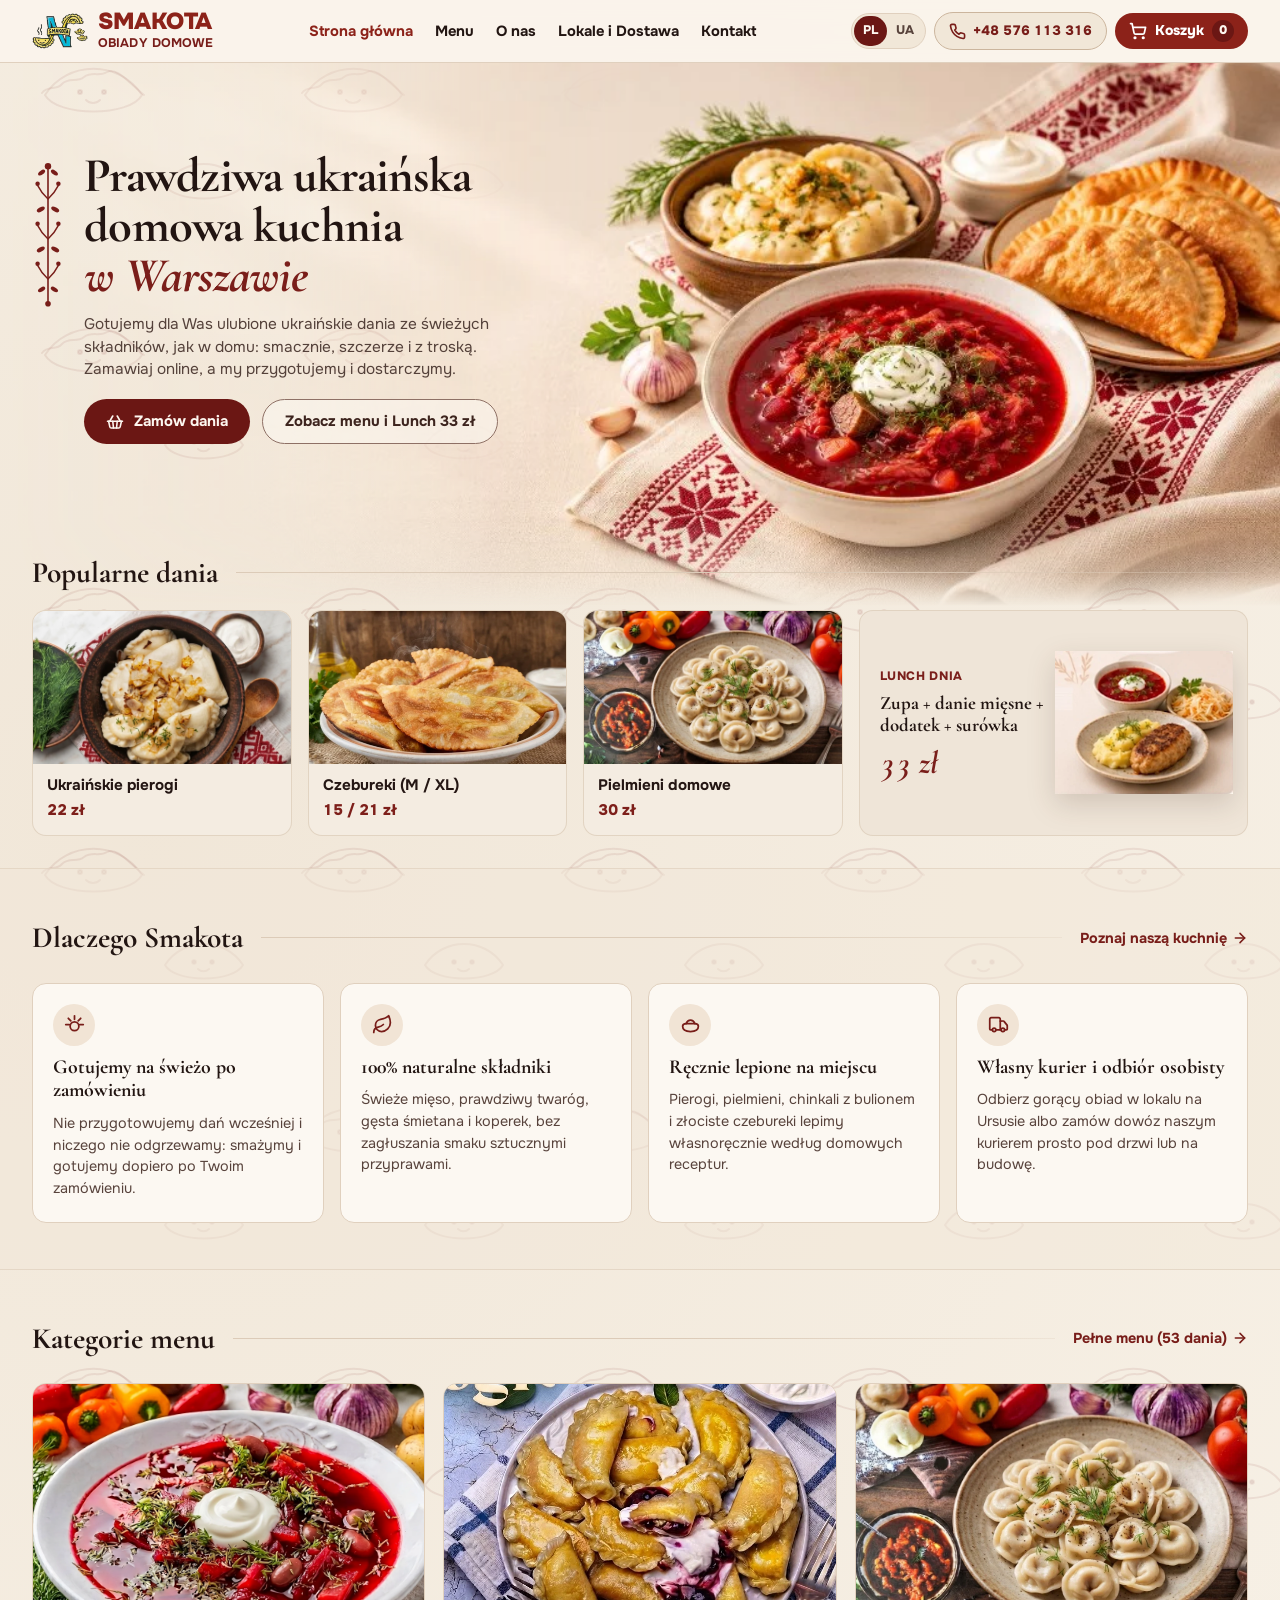
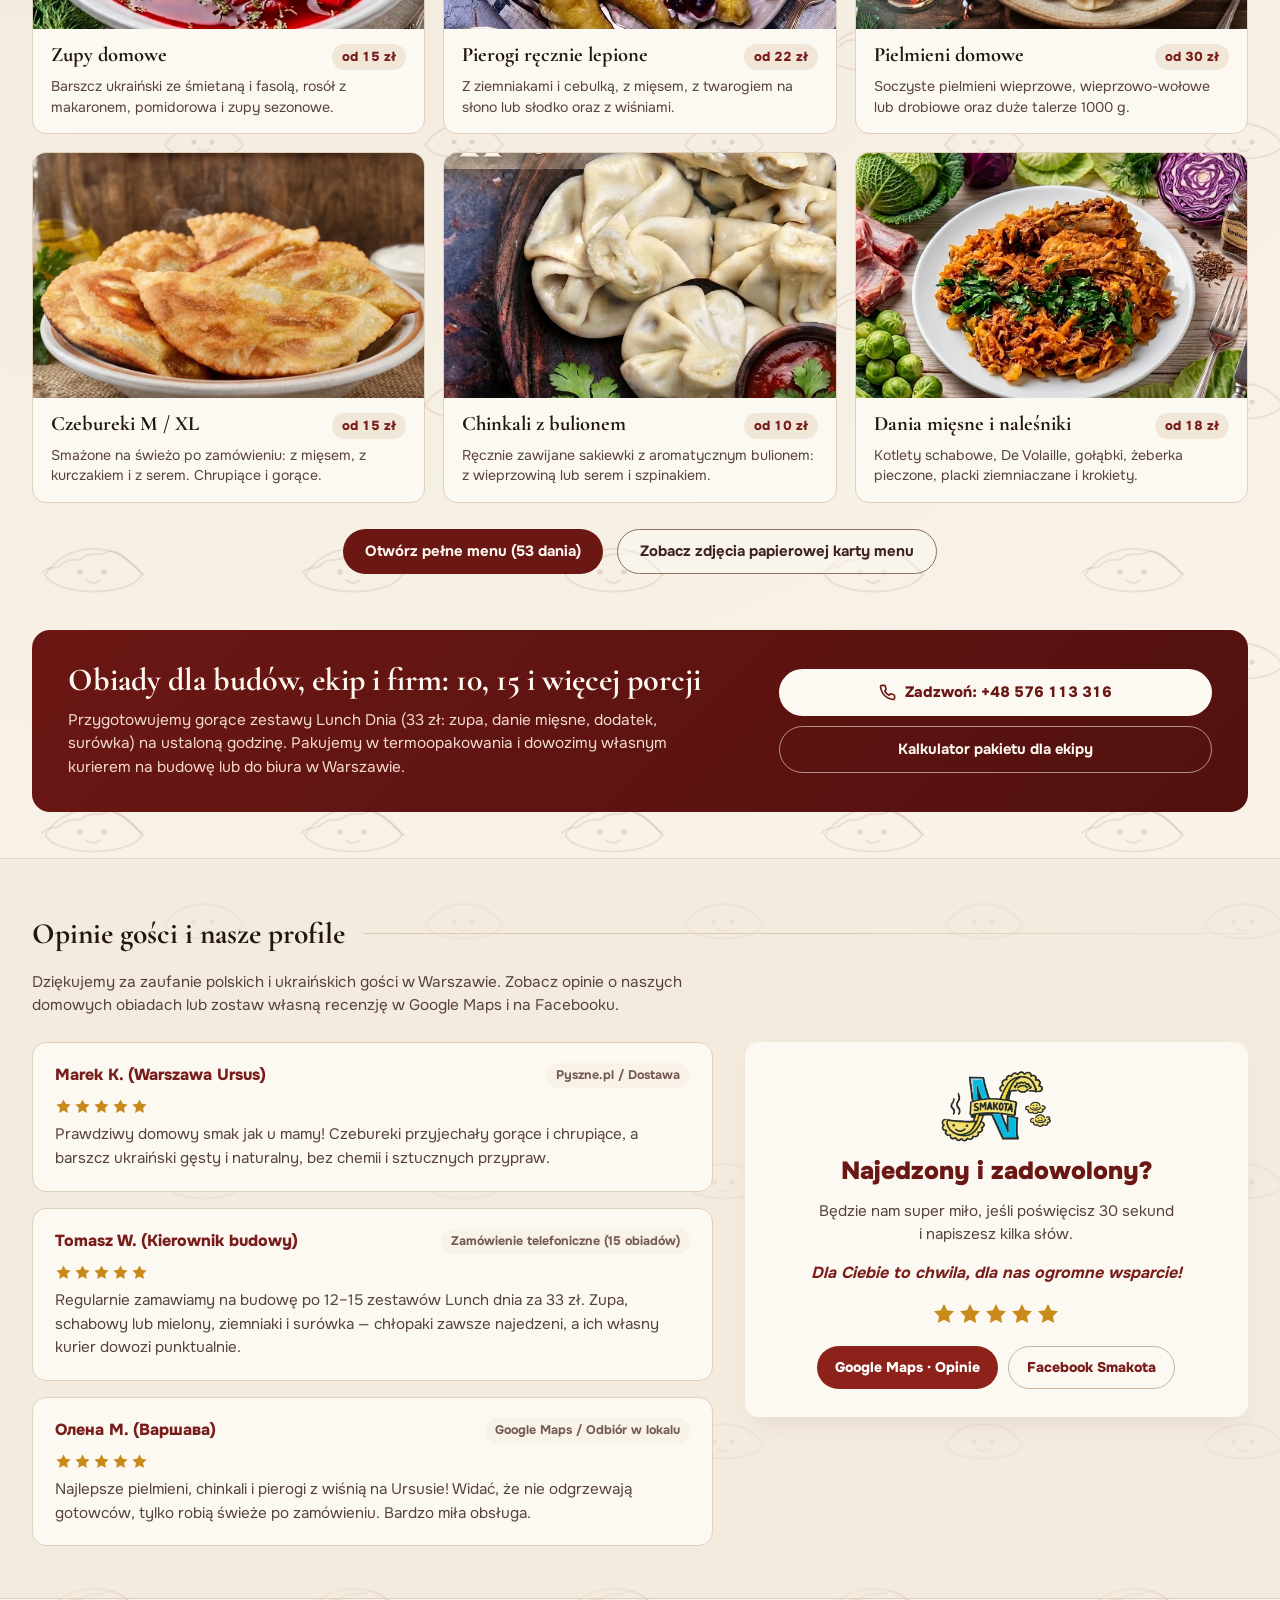
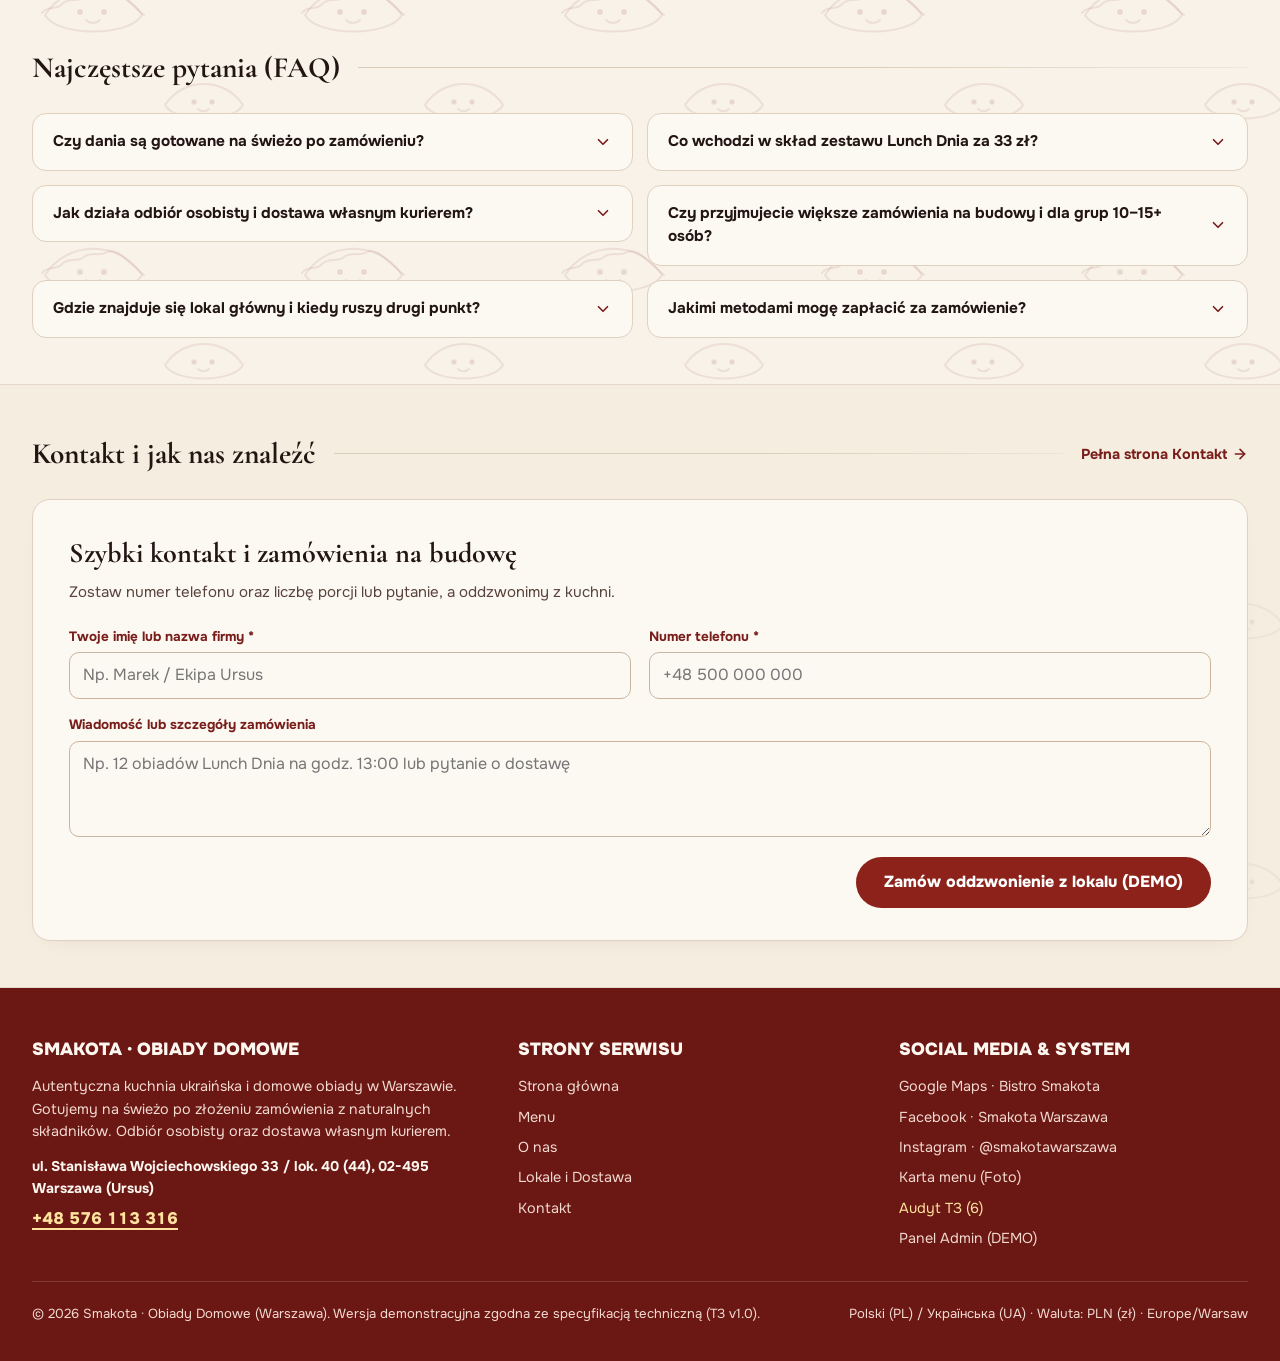
<file: index.html>
<!DOCTYPE html>
<html lang="pl">
<head>
  <meta charset="UTF-8" />
  <meta name="viewport" content="width=device-width, initial-scale=1.0" />
  <title>Smakota · Obiady Domowe Warszawa | Prawdziwa ukraińska kuchnia domowa</title>
  <meta name="description" content="Smakota: Prawdziwa ukraińska kuchnia domowa w Warszawie (ul. S. Wojciechowskiego 33, Ursus). Pierogi, pielmieni, czebureki, chinkali, barszcz ukraiński oraz Lunch Dnia za 33 zł." />
  <link rel="preconnect" href="https://fonts.googleapis.com" />
  <link rel="preconnect" href="https://fonts.gstatic.com" crossorigin />
  <link href="https://fonts.googleapis.com/css2?family=Cormorant+Garamond:ital,wght@0,600;0,700;1,600;1,700&family=Onest:wght@400;500;600;700;800&family=Yeseva+One&display=swap" rel="stylesheet" />
  <link rel="stylesheet" href="styles.css" />
</head>
<body>

  <!-- Main Sticky Header -->
  <header class="site-header">
    <div class="container header-inner">
      <a href="index.html" class="brand-lockup">
        <img src="img/smakota-logo.webp" alt="Logo Smakota" class="brand-logo-img" width="56" height="42" />
        <div class="brand-text-wrap">
          <span class="brand-title">SMAKOTA</span>
          <span class="brand-subtitle" data-i18n="brandSubtitle">OBIADY DOMOWE</span>
        </div>
      </a>

      <nav class="main-nav" aria-label="Główna nawigacja">
        <a href="index.html" class="nav-link active" data-i18n="navHome">Strona główna</a>
        <a href="menu.html" class="nav-link" data-i18n="navMenu">Menu</a>
        <a href="about.html" class="nav-link" data-i18n="navAbout">O nas</a>
        <a href="locations.html" class="nav-link" data-i18n="navLocations">Lokale i Dostawa</a>
        <a href="contact.html" class="nav-link" data-i18n="navContact">Kontakt</a>
      </nav>

      <div class="header-actions">
        <div class="lang-switcher" role="group" aria-label="Wybór języka">
          <button type="button" class="lang-btn active" data-lang="pl">PL</button>
          <button type="button" class="lang-btn" data-lang="uk">UA</button>
        </div>

        <a href="tel:+48576113316" class="header-call-btn phone-link" id="headerPhoneLink">
          <svg width="17" height="17" viewBox="0 0 24 24" fill="none" stroke="currentColor" stroke-width="2.3" stroke-linecap="round" stroke-linejoin="round" aria-hidden="true"><path d="M22 16.92v3a2 2 0 0 1-2.18 2 19.79 19.79 0 0 1-8.63-3.07 19.5 19.5 0 0 1-6-6 19.79 19.79 0 0 1-3.07-8.67A2 2 0 0 1 4.11 2h3a2 2 0 0 1 2 1.72 12.84 12.84 0 0 0 .7 2.81 2 2 0 0 1-.45 2.11L8.09 9.91a16 16 0 0 0 6 6l1.27-1.27a2 2 0 0 1 2.11-.45 12.84 12.84 0 0 0 2.81.7A2 2 0 0 1 22 16.92z"/></svg>
          <span id="headerPhoneText">+48 576 113 316</span>
        </a>

        <button type="button" class="header-cart-btn" id="openCartBtn" aria-label="Otwórz koszyk">
          <svg width="18" height="18" viewBox="0 0 24 24" fill="none" stroke="currentColor" stroke-width="2.3" stroke-linecap="round" stroke-linejoin="round" aria-hidden="true"><circle cx="8" cy="21" r="1"/><circle cx="19" cy="21" r="1"/><path d="M2.05 2.05h2l2.66 12.42a2 2 0 0 0 2 1.58h9.78a2 2 0 0 0 1.95-1.57l1.65-7.43H5.12"/></svg>
          <span data-i18n="cartBtnLabel">Koszyk</span>
          <span class="cart-badge tabular-nums" id="headerCartCount">0</span>
        </button>

        <button type="button" class="mobile-menu-toggle" id="mobileMenuToggle" aria-label="Menu" aria-expanded="false" aria-controls="mobileNavDrawer">
          <svg width="20" height="20" viewBox="0 0 24 24" fill="none" stroke="currentColor" stroke-width="2.2" stroke-linecap="round" stroke-linejoin="round" aria-hidden="true"><line x1="4" x2="20" y1="6" y2="6"/><line x1="4" x2="20" y1="12" y2="12"/><line x1="4" x2="20" y1="18" y2="18"/></svg>
        </button>
      </div>
    </div>
  </header>

  <main id="top">
    <!-- 1. FULL-BLEED BORDERLESS HERO (No card box, seamless blend into parchment) -->
    <section class="p4-hero">
      <div class="container">
        <div class="p4-hero-copy">
          <svg class="p4-folk-ornament" viewBox="0 0 40 200" fill="none" aria-hidden="true">
            <path d="M20 16V184" stroke="currentColor" stroke-width="2" stroke-linecap="round"/>
            <circle cx="20" cy="14" r="4" fill="currentColor"/>
            <ellipse cx="12" cy="22" rx="5" ry="2.6" transform="rotate(-35 12 22)" fill="currentColor"/>
            <ellipse cx="28" cy="22" rx="5" ry="2.6" transform="rotate(35 28 22)" fill="currentColor"/>
            <path d="M20 55C12 48 9 42 7 38M20 55C28 48 31 42 33 38" stroke="currentColor" stroke-width="1.8" stroke-linecap="round"/>
            <circle cx="7" cy="36" r="2.8" fill="currentColor"/>
            <circle cx="33" cy="36" r="2.8" fill="currentColor"/>
            <ellipse cx="11" cy="68" rx="5.5" ry="2.6" transform="rotate(-30 11 68)" fill="currentColor"/>
            <ellipse cx="29" cy="68" rx="5.5" ry="2.6" transform="rotate(30 29 68)" fill="currentColor"/>
            <path d="M20 105C12 98 9 92 7 88M20 105C28 98 31 92 33 88" stroke="currentColor" stroke-width="1.8" stroke-linecap="round"/>
            <circle cx="7" cy="86" r="2.8" fill="currentColor"/>
            <circle cx="33" cy="86" r="2.8" fill="currentColor"/>
            <ellipse cx="11" cy="118" rx="5.5" ry="2.6" transform="rotate(-30 11 118)" fill="currentColor"/>
            <ellipse cx="29" cy="118" rx="5.5" ry="2.6" transform="rotate(30 29 118)" fill="currentColor"/>
            <path d="M20 155C12 148 9 142 7 138M20 155C28 148 31 142 33 138" stroke="currentColor" stroke-width="1.8" stroke-linecap="round"/>
            <circle cx="7" cy="136" r="2.8" fill="currentColor"/>
            <circle cx="33" cy="136" r="2.8" fill="currentColor"/>
            <ellipse cx="12" cy="168" rx="5" ry="2.5" transform="rotate(-30 12 168)" fill="currentColor"/>
            <ellipse cx="28" cy="168" rx="5" ry="2.5" transform="rotate(30 28 168)" fill="currentColor"/>
            <circle cx="20" cy="186" r="3.5" fill="currentColor"/>
          </svg>

          <div>
            <h1 class="p4-hero-title">
              <span data-i18n="p4HeroLine1">Prawdziwa ukraińska</span><br />
              <span data-i18n="p4HeroLine2">domowa kuchnia</span>
              <em data-i18n="p4HeroLine3">w Warszawie</em>
            </h1>

            <p class="p4-hero-subtitle" data-i18n="p4HeroLead">
              Gotujemy dla Was ulubione ukraińskie dania ze świeżych składników, jak w domu: smacznie, szczerze i z troską. Zamawiaj online, a my przygotujemy i dostarczymy.
            </p>

            <div class="p4-hero-actions">
              <a href="menu.html" class="p4-btn-burgundy">
                <svg width="18" height="18" viewBox="0 0 24 24" fill="none" stroke="currentColor" stroke-width="2.1" stroke-linecap="round" stroke-linejoin="round" aria-hidden="true">
                  <path d="m5 11 4-7"/><path d="m19 11-4-7"/><path d="M2 11h20"/><path d="m3.5 11 1.6 7.4a2 2 0 0 0 2 1.6h9.8c.9 0 1.8-.7 2-1.6l1.7-7.4"/><path d="m9 11 1 9"/><path d="m15 11-1 9"/>
                </svg>
                <span data-i18n="p4BtnOrder">Zamów dania</span>
              </a>
              <a href="menu.html#lunch-section" class="p4-btn-outline" data-i18n="p4BtnMenu">
                Zobacz menu i Lunch 33 zł
              </a>
            </div>
          </div>
        </div>
      </div>

      <div class="p4-hero-visual">
        <img src="img/hero-main.webp" alt="Barszcz ukraiński ze śmietaną, ręcznie lepione pierogi i złociste czebureki na wyszywanym ręczniku" width="1024" height="438" />
      </div>
    </section>

    <!-- 2. POPULAR DISHES ROW (Above the fold together with Hero) -->
    <section class="p4-popular-section">
      <div class="container">
        <div class="p4-section-header">
          <h2 class="p4-section-title" data-i18n="p4PopularTitle">Popularne dania</h2>
          <span class="p4-section-rule" aria-hidden="true"></span>
        </div>

        <div class="p4-popular-grid">
          <article class="p4-dish-card" data-quick-add="pierogi-z-ziemniakami" role="button" tabindex="0">
            <div class="p4-dish-img-wrap">
              <img src="img/clean/pierogi-ziemniaki.webp" alt="Ukraińskie pierogi ręcznie lepione" width="600" height="400" />
            </div>
            <div class="p4-dish-meta">
              <h3 class="p4-dish-name" data-i18n="p4Card1Title">Ukraińskie pierogi</h3>
              <span class="p4-dish-price tabular-nums">22 zł</span>
            </div>
          </article>

          <article class="p4-dish-card" data-quick-add="czeburek-z-miesem-m" role="button" tabindex="0">
            <div class="p4-dish-img-wrap">
              <img src="img/clean/czebureki.webp" alt="Złociste czebureki smażone na świeżo" width="600" height="400" />
            </div>
            <div class="p4-dish-meta">
              <h3 class="p4-dish-name" data-i18n="p4Card2Title">Czebureki (M / XL)</h3>
              <span class="p4-dish-price tabular-nums">15 / 21 zł</span>
            </div>
          </article>

          <article class="p4-dish-card" data-quick-add="pielmieni-z-wieprzowina" role="button" tabindex="0">
            <div class="p4-dish-img-wrap">
              <img src="img/clean/pielmieni.webp" alt="Pielmieni domowe ręcznie lepione" width="600" height="400" />
            </div>
            <div class="p4-dish-meta">
              <h3 class="p4-dish-name" data-i18n="p4Card3Title">Pielmieni domowe</h3>
              <span class="p4-dish-price tabular-nums" data-i18n="p4Card3Price">30 zł</span>
            </div>
          </article>

          <a href="menu.html#lunch-section" class="p4-lunch-card">
            <div>
              <div class="p4-lunch-kicker" data-i18n="p4LunchKicker">LUNCH DNIA</div>
              <h3 class="p4-lunch-heading" data-i18n="p4LunchHeading">
                Zupa + danie mięsne + dodatek + surówka
              </h3>
              <div class="p4-lunch-price tabular-nums">33 zł</div>
            </div>
            <div class="p4-lunch-visual">
              <img src="img/lunch-combo.webp" alt="Lunch dnia: barszcz, kotlet z puree ziemniaczanym i surówka" width="806" height="680" />
            </div>
          </a>
        </div>
      </div>
    </section>

    <!-- 3. WHY SMAKOTA (4 Core Advantages) -->
    <section class="home-section tinted" id="why-smakota-section">
      <div class="container">
        <div class="p4-section-header">
          <h2 class="p4-section-title" data-i18n="homeWhyHeading">Dlaczego Smakota</h2>
          <span class="p4-section-rule" aria-hidden="true"></span>
          <a href="about.html" class="home-section-link">
            <span data-i18n="homeWhyMoreLink">Poznaj naszą kuchnię</span>
            <svg width="16" height="16" viewBox="0 0 24 24" fill="none" stroke="currentColor" stroke-width="2.3" stroke-linecap="round" stroke-linejoin="round" aria-hidden="true"><path d="M5 12h14"/><path d="m12 5 7 7-7 7"/></svg>
          </a>
        </div>

        <div class="home-why-grid">
          <article class="home-why-card">
            <div class="home-why-icon">
              <svg width="21" height="21" viewBox="0 0 24 24" fill="none" stroke="currentColor" stroke-width="2" stroke-linecap="round" stroke-linejoin="round" aria-hidden="true"><path d="M12 2v4"/><path d="m16.2 7.8 2.9-2.9"/><path d="M18 12h4"/><path d="M6 12H2"/><path d="m4.9 4.9 2.9 2.9"/><circle cx="12" cy="14" r="5"/></svg>
            </div>
            <h3 class="home-why-title" data-i18n="homeWhy1Title">Gotujemy na świeżo po zamówieniu</h3>
            <p class="home-why-desc" data-i18n="homeWhy1Desc">Nie przygotowujemy dań wcześniej i niczego nie odgrzewamy: smażymy i gotujemy dopiero po Twoim zamówieniu.</p>
          </article>

          <article class="home-why-card">
            <div class="home-why-icon">
              <svg width="21" height="21" viewBox="0 0 24 24" fill="none" stroke="currentColor" stroke-width="2" stroke-linecap="round" stroke-linejoin="round" aria-hidden="true"><path d="M11 20A7 7 0 0 1 9.8 6.1C15.5 5 17 4.48 19 2c1 2 2 4.18 2 8 0 5.5-4.78 10-10 10Z"/><path d="M2 21c0-3 1.85-5.36 5.08-6C9.5 14.52 12 13 13 12"/></svg>
            </div>
            <h3 class="home-why-title" data-i18n="homeWhy2Title">100% naturalne składniki</h3>
            <p class="home-why-desc" data-i18n="homeWhy2Desc">Świeże mięso, prawdziwy twaróg, gęsta śmietana i koperek, bez zagłuszania smaku sztucznymi przyprawami.</p>
          </article>

          <article class="home-why-card">
            <div class="home-why-icon">
              <svg width="21" height="21" viewBox="0 0 24 24" fill="none" stroke="currentColor" stroke-width="2" stroke-linecap="round" stroke-linejoin="round" aria-hidden="true"><path d="M3 14c0 4 4 6 9 6s9-2 9-6c0-2-2-3-4-3H7c-2 0-4 1-4 3Z"/><path d="M7 11c1-2.5 3-4 5-4s4 1.5 5 4"/></svg>
            </div>
            <h3 class="home-why-title" data-i18n="homeWhy3Title">Ręcznie lepione na miejscu</h3>
            <p class="home-why-desc" data-i18n="homeWhy3Desc">Pierogi, pielmieni, chinkali z bulionem i złociste czebureki lepimy własnoręcznie według domowych receptur.</p>
          </article>

          <article class="home-why-card">
            <div class="home-why-icon">
              <svg width="21" height="21" viewBox="0 0 24 24" fill="none" stroke="currentColor" stroke-width="2" stroke-linecap="round" stroke-linejoin="round" aria-hidden="true"><path d="M14 18V6a2 2 0 0 0-2-2H4a2 2 0 0 0-2 2v11a1 1 0 0 0 1 1h2"/><path d="M15 18H9"/><path d="M19 18h2a1 1 0 0 0 1-1v-3.65a1 1 0 0 0-.22-.624l-3.48-4.35A1 1 0 0 0 17.52 8H14"/><circle cx="17" cy="18" r="2"/><circle cx="7" cy="18" r="2"/></svg>
            </div>
            <h3 class="home-why-title" data-i18n="homeWhy4Title">Własny kurier i odbiór osobisty</h3>
            <p class="home-why-desc" data-i18n="homeWhy4Desc">Odbierz gorący obiad w lokalu na Ursusie albo zamów dowóz naszym kurierem prosto pod drzwi lub na budowę.</p>
          </article>
        </div>
      </div>
    </section>

    <!-- 4. MENU CATEGORIES SHOWCASE -->
    <section class="home-section" id="home-categories-section">
      <div class="container">
        <div class="p4-section-header">
          <h2 class="p4-section-title" data-i18n="homeCatsHeading">Kategorie menu</h2>
          <span class="p4-section-rule" aria-hidden="true"></span>
          <a href="menu.html" class="home-section-link">
            <span data-i18n="homeCatsAllLink">Pełne menu (53 dania)</span>
            <svg width="16" height="16" viewBox="0 0 24 24" fill="none" stroke="currentColor" stroke-width="2.3" stroke-linecap="round" stroke-linejoin="round" aria-hidden="true"><path d="M5 12h14"/><path d="m12 5 7 7-7 7"/></svg>
          </a>
        </div>

        <div class="home-cats-grid">
          <a href="menu.html?cat=zupa" class="home-cat-card">
            <div class="home-cat-img">
              <img src="img/clean/barszcz.webp" alt="Zupy domowe i barszcz ukraiński" loading="lazy" width="600" height="375" />
            </div>
            <div class="home-cat-body">
              <div class="home-cat-top">
                <h3 class="home-cat-title" data-i18n="homeCat1Title">Zupy domowe</h3>
                <span class="home-cat-price tabular-nums" data-i18n="homeCat1Price">od 15 zł</span>
              </div>
              <p class="home-cat-desc" data-i18n="homeCat1Desc">Barszcz ukraiński ze śmietaną i fasolą, rosół z makaronem, pomidorowa i zupy sezonowe.</p>
            </div>
          </a>

          <a href="menu.html?cat=pierogi" class="home-cat-card">
            <div class="home-cat-img">
              <img src="img/clean/pierogi-ser.webp" alt="Pierogi ukraińskie ręcznie lepione" loading="lazy" width="600" height="375" />
            </div>
            <div class="home-cat-body">
              <div class="home-cat-top">
                <h3 class="home-cat-title" data-i18n="homeCat2Title">Pierogi ręcznie lepione</h3>
                <span class="home-cat-price tabular-nums" data-i18n="homeCat2Price">od 22 zł</span>
              </div>
              <p class="home-cat-desc" data-i18n="homeCat2Desc">Z ziemniakami i cebulką, z mięsem, z twarogiem na słono lub słodko oraz z wiśniami.</p>
            </div>
          </a>

          <a href="menu.html?cat=pielmieni" class="home-cat-card">
            <div class="home-cat-img">
              <img src="img/clean/pielmieni.webp" alt="Pielmieni domowe" loading="lazy" width="600" height="375" />
            </div>
            <div class="home-cat-body">
              <div class="home-cat-top">
                <h3 class="home-cat-title" data-i18n="homeCat3Title">Pielmieni domowe</h3>
                <span class="home-cat-price tabular-nums" data-i18n="homeCat3Price">od 30 zł</span>
              </div>
              <p class="home-cat-desc" data-i18n="homeCat3Desc">Soczyste pielmieni wieprzowe, wieprzowo-wołowe lub drobiowe oraz duże talerze 1000 g.</p>
            </div>
          </a>

          <a href="menu.html?cat=czebureki" class="home-cat-card">
            <div class="home-cat-img">
              <img src="img/clean/czebureki.webp" alt="Złociste czebureki" loading="lazy" width="600" height="375" />
            </div>
            <div class="home-cat-body">
              <div class="home-cat-top">
                <h3 class="home-cat-title" data-i18n="homeCat4Title">Czebureki M / XL</h3>
                <span class="home-cat-price tabular-nums" data-i18n="homeCat4Price">od 15 zł</span>
              </div>
              <p class="home-cat-desc" data-i18n="homeCat4Desc">Smażone na świeżo po zamówieniu: z mięsem, z kurczakiem i z serem. Chrupiące i gorące.</p>
            </div>
          </a>

          <a href="menu.html?cat=chinkali" class="home-cat-card">
            <div class="home-cat-img">
              <img src="img/clean/chinkali-mieso.webp" alt="Chinkali z bulionem" loading="lazy" width="600" height="375" />
            </div>
            <div class="home-cat-body">
              <div class="home-cat-top">
                <h3 class="home-cat-title" data-i18n="homeCat5Title">Chinkali z bulionem</h3>
                <span class="home-cat-price tabular-nums" data-i18n="homeCat5Price">od 10 zł</span>
              </div>
              <p class="home-cat-desc" data-i18n="homeCat5Desc">Ręcznie zawijane sakiewki z aromatycznym bulionem: z wieprzowiną lub serem i szpinakiem.</p>
            </div>
          </a>

          <a href="menu.html?cat=dania-miesne" class="home-cat-card">
            <div class="home-cat-img">
              <img src="img/clean/zeberka.webp" alt="Dania mięsne i główne" loading="lazy" width="600" height="375" />
            </div>
            <div class="home-cat-body">
              <div class="home-cat-top">
                <h3 class="home-cat-title" data-i18n="homeCat6Title">Dania mięsne i naleśniki</h3>
                <span class="home-cat-price tabular-nums" data-i18n="homeCat6Price">od 18 zł</span>
              </div>
              <p class="home-cat-desc" data-i18n="homeCat6Desc">Kotlety schabowe, De Volaille, gołąbki, żeberka pieczone, placki ziemniaczane i krokiety.</p>
            </div>
          </a>
        </div>

        <div class="home-cats-footer">
          <a href="menu.html" class="p4-btn-burgundy" data-i18n="heroBtnMenu">
            Otwórz pełne menu (53 dania)
          </a>
          <button type="button" id="homePrintedMenuBtn" class="p4-btn-outline" data-i18n="btnSeePaperScans">
            Zobacz zdjęcia papierowej karty menu
          </button>
        </div>
      </div>
    </section>

    <!-- 5. GROUP & CONSTRUCTION ORDERS BANNER -->
    <section class="home-section" id="home-b2b-section" style="padding-top: 10px;">
      <div class="container">
        <div class="home-b2b-banner">
          <div>
            <h2 class="home-b2b-title" data-i18n="homeB2bTitle">
              Obiady dla budów, ekip i firm: 10, 15 i więcej porcji
            </h2>
            <p class="home-b2b-desc" data-i18n="homeB2bDesc">
              Przygotowujemy gorące zestawy Lunch Dnia (33 zł: zupa, danie mięsne, dodatek, surówka) na ustaloną godzinę. Pakujemy w termoopakowania i dowozimy własnym kurierem na budowę lub do biura w Warszawie.
            </p>
          </div>
          <div class="home-b2b-actions">
            <a href="tel:+48576113316" class="home-b2b-call phone-link">
              <svg width="17" height="17" viewBox="0 0 24 24" fill="none" stroke="currentColor" stroke-width="2.3" stroke-linecap="round" stroke-linejoin="round" aria-hidden="true"><path d="M22 16.92v3a2 2 0 0 1-2.18 2 19.79 19.79 0 0 1-8.63-3.07 19.5 19.5 0 0 1-6-6 19.79 19.79 0 0 1-3.07-8.67A2 2 0 0 1 4.11 2h3a2 2 0 0 1 2 1.72 12.84 12.84 0 0 0 .7 2.81 2 2 0 0 1-.45 2.11L8.09 9.91a16 16 0 0 0 6 6l1.27-1.27a2 2 0 0 1 2.11-.45 12.84 12.84 0 0 0 2.81.7A2 2 0 0 1 22 16.92z"/></svg>
              <span data-i18n="homeB2bCallBtn">Zadzwoń: +48 576 113 316</span>
            </a>
            <a href="about.html#b2b-section" class="home-b2b-calc" data-i18n="homeB2bCalcBtn">
              Kalkulator pakietu dla ekipy
            </a>
          </div>
        </div>
      </div>
    </section>

    <!-- 6. CUSTOMER REVIEWS & TABLE-TENT QR CARD -->
    <section class="reviews-section" id="reviews-section">
      <div class="container">
        <div class="p4-section-header">
          <h2 class="p4-section-title" data-i18n="homeReviewsHeading">Opinie gości i nasze profile</h2>
          <span class="p4-section-rule" aria-hidden="true"></span>
        </div>

        <p style="font-size: 0.96rem; color: var(--ink-secondary); max-width: 68ch; margin-bottom: 24px;" data-i18n="reviewsLead">
          Dziękujemy za zaufanie polskich i ukraińskich gości w Warszawie. Zobacz opinie o naszych domowych obiadach lub zostaw własną recenzję w Google Maps i na Facebooku.
        </p>

        <div class="reviews-layout">
          <div class="reviews-cards-stack" id="reviewsListContainer"></div>

          <aside class="table-tent-card">
            <img src="img/smakota-logo.webp" alt="Oficjalne logo Smakota" class="tent-logo" width="112" height="82" />
            <h3 class="tent-heading" data-i18n="tentHeading">Najedzony i zadowolony?</h3>
            <p class="tent-body" data-i18n="tentBody">Będzie nam super miło, jeśli poświęcisz 30 sekund i napiszesz kilka słów.</p>
            <p class="tent-italic" data-i18n="tentItalic">Dla Ciebie to chwila, dla nas ogromne wsparcie!</p>
            <div class="review-stars" style="margin: 2px 0;" aria-label="5 gwiazdek">
              <svg width="24" height="24" viewBox="0 0 24 24" fill="currentColor"><polygon points="12 2 15.09 8.26 22 9.27 17 14.14 18.18 21.02 12 17.77 5.82 21.02 7 14.14 2 9.27 8.91 8.26 12 2"/></svg>
              <svg width="24" height="24" viewBox="0 0 24 24" fill="currentColor"><polygon points="12 2 15.09 8.26 22 9.27 17 14.14 18.18 21.02 12 17.77 5.82 21.02 7 14.14 2 9.27 8.91 8.26 12 2"/></svg>
              <svg width="24" height="24" viewBox="0 0 24 24" fill="currentColor"><polygon points="12 2 15.09 8.26 22 9.27 17 14.14 18.18 21.02 12 17.77 5.82 21.02 7 14.14 2 9.27 8.91 8.26 12 2"/></svg>
              <svg width="24" height="24" viewBox="0 0 24 24" fill="currentColor"><polygon points="12 2 15.09 8.26 22 9.27 17 14.14 18.18 21.02 12 17.77 5.82 21.02 7 14.14 2 9.27 8.91 8.26 12 2"/></svg>
              <svg width="24" height="24" viewBox="0 0 24 24" fill="currentColor"><polygon points="12 2 15.09 8.26 22 9.27 17 14.14 18.18 21.02 12 17.77 5.82 21.02 7 14.14 2 9.27 8.91 8.26 12 2"/></svg>
            </div>
            <div style="display: flex; flex-wrap: wrap; gap: 10px; justify-content: center; width: 100%; margin-top: 4px;">
              <a href="https://share.google/1MwYUzSfKmWTu60fy" target="_blank" rel="noopener noreferrer" class="btn-primary" style="padding: 10px 18px; font-size: 0.88rem;" data-i18n="btnGoogleMapsReview">
                Google Maps · Opinie
              </a>
              <a href="https://www.facebook.com/profile.php?id=61577930057347" target="_blank" rel="noopener noreferrer" class="btn-secondary-outline" style="padding: 10px 18px; font-size: 0.88rem;">
                Facebook Smakota
              </a>
            </div>
          </aside>
        </div>
      </div>
    </section>

    <!-- 7. FAQ ACCORDION -->
    <section class="home-section" id="home-faq-section">
      <div class="container">
        <div class="p4-section-header">
          <h2 class="p4-section-title" data-i18n="homeFaqHeading">Najczęstsze pytania (FAQ)</h2>
          <span class="p4-section-rule" aria-hidden="true"></span>
        </div>

        <div class="home-faq-grid">
          <details class="faq-item">
            <summary class="faq-question">
              <span data-i18n="faq1Q">Czy dania są gotowane na świeżo po zamówieniu?</span>
              <svg class="faq-chevron" width="18" height="18" viewBox="0 0 24 24" fill="none" stroke="currentColor" stroke-width="2.2" stroke-linecap="round" stroke-linejoin="round" aria-hidden="true"><path d="m6 9 6 6 6-6"/></svg>
            </summary>
            <div class="faq-answer" data-i18n="faq1A">
              Tak. Nie gotujemy potraw z wyprzedzeniem i ich nie odgrzewamy. Czebureki, kotlety, pielmieni i pierogi trafiają do przygotowania dopiero po przyjęciu Twojego zamówienia.
            </div>
          </details>

          <details class="faq-item">
            <summary class="faq-question">
              <span data-i18n="faq2Q">Co wchodzi w skład zestawu Lunch Dnia za 33 zł?</span>
              <svg class="faq-chevron" width="18" height="18" viewBox="0 0 24 24" fill="none" stroke="currentColor" stroke-width="2.2" stroke-linecap="round" stroke-linejoin="round" aria-hidden="true"><path d="m6 9 6 6 6-6"/></svg>
            </summary>
            <div class="faq-answer" data-i18n="faq2A">
              Lunch Dnia za 33 zł to pełny 4-daniowy obiad: zupa (np. barszcz ukraiński lub rosół), danie mięsne (kotlet, gołąbki lub żeberka), dodatek (ziemniaki, frytki, makaron lub ryż) oraz domowa surówka.
            </div>
          </details>

          <details class="faq-item">
            <summary class="faq-question">
              <span data-i18n="faq3Q">Jak działa odbiór osobisty i dostawa własnym kurierem?</span>
              <svg class="faq-chevron" width="18" height="18" viewBox="0 0 24 24" fill="none" stroke="currentColor" stroke-width="2.2" stroke-linecap="round" stroke-linejoin="round" aria-hidden="true"><path d="m6 9 6 6 6-6"/></svg>
            </summary>
            <div class="faq-answer" data-i18n="faq3A">
              Zamówienie możesz odebrać bezpłatnie w lokalu w Ursusie (ul. Wojciechowskiego 33) lub zamówić dowóz własnym kurierem Smakota. Działamy również na Pyszne.pl, Glovo, Uber Eats i Wolt.
            </div>
          </details>

          <details class="faq-item">
            <summary class="faq-question">
              <span data-i18n="faq4Q">Czy przyjmujecie większe zamówienia na budowy i dla grup 10–15+ osób?</span>
              <svg class="faq-chevron" width="18" height="18" viewBox="0 0 24 24" fill="none" stroke="currentColor" stroke-width="2.2" stroke-linecap="round" stroke-linejoin="round" aria-hidden="true"><path d="m6 9 6 6 6-6"/></svg>
            </summary>
            <div class="faq-answer" data-i18n="faq4A">
              Tak, regularnie dostarczamy gorące obiady dla brygad budowlanych i zespołów w Warszawie. Zadzwoń pod +48 576 113 316 lub skorzystaj z kalkulatora na stronie O nas i Dla budów.
            </div>
          </details>

          <details class="faq-item">
            <summary class="faq-question">
              <span data-i18n="faq5Q">Gdzie znajduje się lokal główny i kiedy ruszy drugi punkt?</span>
              <svg class="faq-chevron" width="18" height="18" viewBox="0 0 24 24" fill="none" stroke="currentColor" stroke-width="2.2" stroke-linecap="round" stroke-linejoin="round" aria-hidden="true"><path d="m6 9 6 6 6-6"/></svg>
            </summary>
            <div class="faq-answer" data-i18n="faq5A">
              Nasz czynny lokal działa w Warszawie na Ursusie przy ul. Stanisława Wojciechowskiego 33 / lok. 40 (w Google Maps oznaczony jako lok. 44). Drugi lokal (Mokotów / nowy punkt) jest w przygotowaniu do otwarcia.
            </div>
          </details>

          <details class="faq-item">
            <summary class="faq-question">
              <span data-i18n="faq6Q">Jakimi metodami mogę zapłacić za zamówienie?</span>
              <svg class="faq-chevron" width="18" height="18" viewBox="0 0 24 24" fill="none" stroke="currentColor" stroke-width="2.2" stroke-linecap="round" stroke-linejoin="round" aria-hidden="true"><path d="m6 9 6 6 6-6"/></svg>
            </summary>
            <div class="faq-answer" data-i18n="faq6A">
              W lokalu i u kuriera akceptujemy gotówkę oraz kartę płatniczą. W trybie demonstracyjnym koszyka możesz również przetestować wybór płatności BLIK / online przed pełnym wdrożeniem produkcyjnym.
            </div>
          </details>
        </div>
      </div>
    </section>

    <!-- 8. CONTACTS & LOCATION BLOCK ABOVE FOOTER -->
    <section class="home-section tinted" id="home-contact-section">
      <div class="container">
        <div class="p4-section-header">
          <h2 class="p4-section-title" data-i18n="homeContactHeading">Kontakt i jak nas znaleźć</h2>
          <span class="p4-section-rule" aria-hidden="true"></span>
          <a href="contact.html" class="home-section-link">
            <span data-i18n="homeContactFullLink">Pełna strona Kontakt</span>
            <svg width="16" height="16" viewBox="0 0 24 24" fill="none" stroke="currentColor" stroke-width="2.3" stroke-linecap="round" stroke-linejoin="round" aria-hidden="true"><path d="M5 12h14"/><path d="m12 5 7 7-7 7"/></svg>
          </a>
        </div>

        <div class="home-contact-form-card">
          <div class="home-contact-form-head">
            <h3 class="home-contact-form-title" data-i18n="homeQuickFormTitle">
              Szybki kontakt i zamówienia na budowę
            </h3>
            <p class="home-contact-form-sub" data-i18n="homeQuickFormSub">
              Zostaw numer telefonu oraz liczbę porcji lub pytanie, a oddzwonimy z kuchni.
            </p>
          </div>

          <form id="homeQuickContactForm" class="home-contact-form-wide" novalidate>
            <div class="home-contact-fields-row">
              <div class="form-field">
                <label for="homeCntName" data-i18n="contactNameLabel">Twoje imię lub nazwa firmy *</label>
                <input type="text" id="homeCntName" class="form-input" required placeholder="Np. Marek / Ekipa Ursus" />
              </div>

              <div class="form-field">
                <label for="homeCntPhone" data-i18n="contactPhoneInputLabel">Numer telefonu *</label>
                <input type="tel" id="homeCntPhone" class="form-input" required placeholder="+48 500 000 000" />
              </div>
            </div>

            <div class="form-field">
              <label for="homeCntMsg" data-i18n="contactMsgLabel">Wiadomość lub szczegóły zamówienia</label>
              <textarea id="homeCntMsg" class="form-input" rows="3" placeholder="Np. 12 obiadów Lunch Dnia na godz. 13:00 lub pytanie o dostawę"></textarea>
            </div>

            <div class="home-contact-form-footer">
              <div id="homeCntFeedback" class="home-contact-feedback" style="display: none;"></div>
              <button type="submit" class="btn-primary home-contact-submit-btn" data-i18n="homeQuickSubmitBtn">
                Zamów oddzwonienie z lokalu (DEMO)
              </button>
            </div>
          </form>
        </div>
      </div>
    </section>
  </main>

  <!-- FOOTER -->
  <footer class="site-footer">
    <div class="container">
      <div class="footer-grid">
        <div>
          <h3 class="footer-heading">SMAKOTA · OBIADY DOMOWE</h3>
          <p style="font-size: 0.9rem; color: var(--ink-on-burgundy-soft); max-width: 44ch; margin-bottom: 14px;" data-i18n="footerAbout">
            Autentyczna kuchnia ukraińska i domowe obiady w Warszawie. Gotujemy na świeżo po złożeniu zamówienia z naturalnych składników. Odbiór osobisty oraz dostawa własnym kurierem.
          </p>
          <div style="font-size: 0.88rem; color: var(--ink-on-burgundy); font-weight: 700;">
            ul. Stanisława Wojciechowskiego 33 / lok. 40 (44), 02-495 Warszawa (Ursus)
          </div>
          <div style="margin-top: 6px;">
            <a href="tel:+48576113316" class="phone-link" style="color: #FFE39E; font-weight: 800; font-size: 1.05rem;">+48 576 113 316</a>
          </div>
        </div>

        <div>
          <h3 class="footer-heading" data-i18n="footerNavTitle">Strony serwisu</h3>
          <ul class="footer-links">
            <li><a href="index.html" data-i18n="navHome">Strona główna</a></li>
            <li><a href="menu.html" data-i18n="navMenu">Menu</a></li>
            <li><a href="about.html" data-i18n="navAbout">O nas</a></li>
            <li><a href="locations.html" data-i18n="navLocations">Lokale i Dostawa</a></li>
            <li><a href="contact.html" data-i18n="navContact">Kontakt</a></li>
          </ul>
        </div>

        <div>
          <h3 class="footer-heading" data-i18n="footerSocialTitle">Social Media &amp; System</h3>
          <ul class="footer-links">
            <li><a href="https://share.google/1MwYUzSfKmWTu60fy" target="_blank" rel="noopener noreferrer">Google Maps · Bistro Smakota</a></li>
            <li><a href="https://www.facebook.com/profile.php?id=61577930057347" target="_blank" rel="noopener noreferrer">Facebook · Smakota Warszawa</a></li>
            <li><a href="https://www.instagram.com/smakotawarszawa/" target="_blank" rel="noopener noreferrer">Instagram · @smakotawarszawa</a></li>
            <li><button type="button" id="footerOriginalMenuBtn" style="color: var(--ink-on-burgundy-soft); font-size: 0.9rem; text-align: left;" data-i18n="btnOriginalMenu">Karta menu (Foto)</button></li>
            <li><button type="button" id="footerAuditBtn" style="color: #FFE39E; font-size: 0.9rem; text-align: left;" data-i18n="btnAuditTz">Audyt ТЗ (6)</button></li>
            <li><button type="button" id="footerAdminBtn" style="color: var(--ink-on-burgundy-soft); font-size: 0.9rem; text-align: left;" data-i18n="btnAdminDemo">Panel Admin (DEMO)</button></li>
          </ul>
        </div>
      </div>

      <div class="footer-bottom">
        <span>© 2026 Smakota · Obiady Domowe (Warszawa). Wersja demonstracyjna zgodna ze specyfikacją techniczną (ТЗ v1.0).</span>
        <span>Polski (PL) / Українська (UA) · Waluta: PLN (zł) · Europe/Warsaw</span>
      </div>
    </div>
  </footer>

  <div class="mobile-bottom-bar">
    <a href="tel:+48576113316" class="btn-call-burgundy phone-link" style="flex: 1; padding: 11px 12px; font-size: 0.86rem;">
      <svg width="16" height="16" viewBox="0 0 24 24" fill="none" stroke="currentColor" stroke-width="2.4" stroke-linecap="round" stroke-linejoin="round" aria-hidden="true"><path d="M22 16.92v3a2 2 0 0 1-2.18 2 19.79 19.79 0 0 1-8.63-3.07 19.5 19.5 0 0 1-6-6 19.79 19.79 0 0 1-3.07-8.67A2 2 0 0 1 4.11 2h3a2 2 0 0 1 2 1.72 12.84 12.84 0 0 0 .7 2.81 2 2 0 0 1-.45 2.11L8.09 9.91a16 16 0 0 0 6 6l1.27-1.27a2 2 0 0 1 2.11-.45 12.84 12.84 0 0 0 2.81.7A2 2 0 0 1 22 16.92z"/></svg>
      <span data-i18n="mobileCallBtn">Zadzwoń</span>
    </a>
    <button type="button" class="btn-primary" id="mobileCartBtn" style="flex: 1.4; padding: 11px 14px; font-size: 0.88rem;">
      <svg width="16" height="16" viewBox="0 0 24 24" fill="none" stroke="currentColor" stroke-width="2.4" stroke-linecap="round" stroke-linejoin="round" aria-hidden="true"><circle cx="8" cy="21" r="1"/><circle cx="19" cy="21" r="1"/><path d="M2.05 2.05h2l2.66 12.42a2 2 0 0 0 2 1.58h9.78a2 2 0 0 0 1.95-1.57l1.65-7.43H5.12"/></svg>
      <span data-i18n="cartBtnLabel">Koszyk</span>
      <span class="cart-badge tabular-nums" id="mobileCartCount">0</span>
    </button>
  </div>

  <script src="data/menu-data.js"></script>
  <script src="app.js"></script>
</body>
</html>
</file>
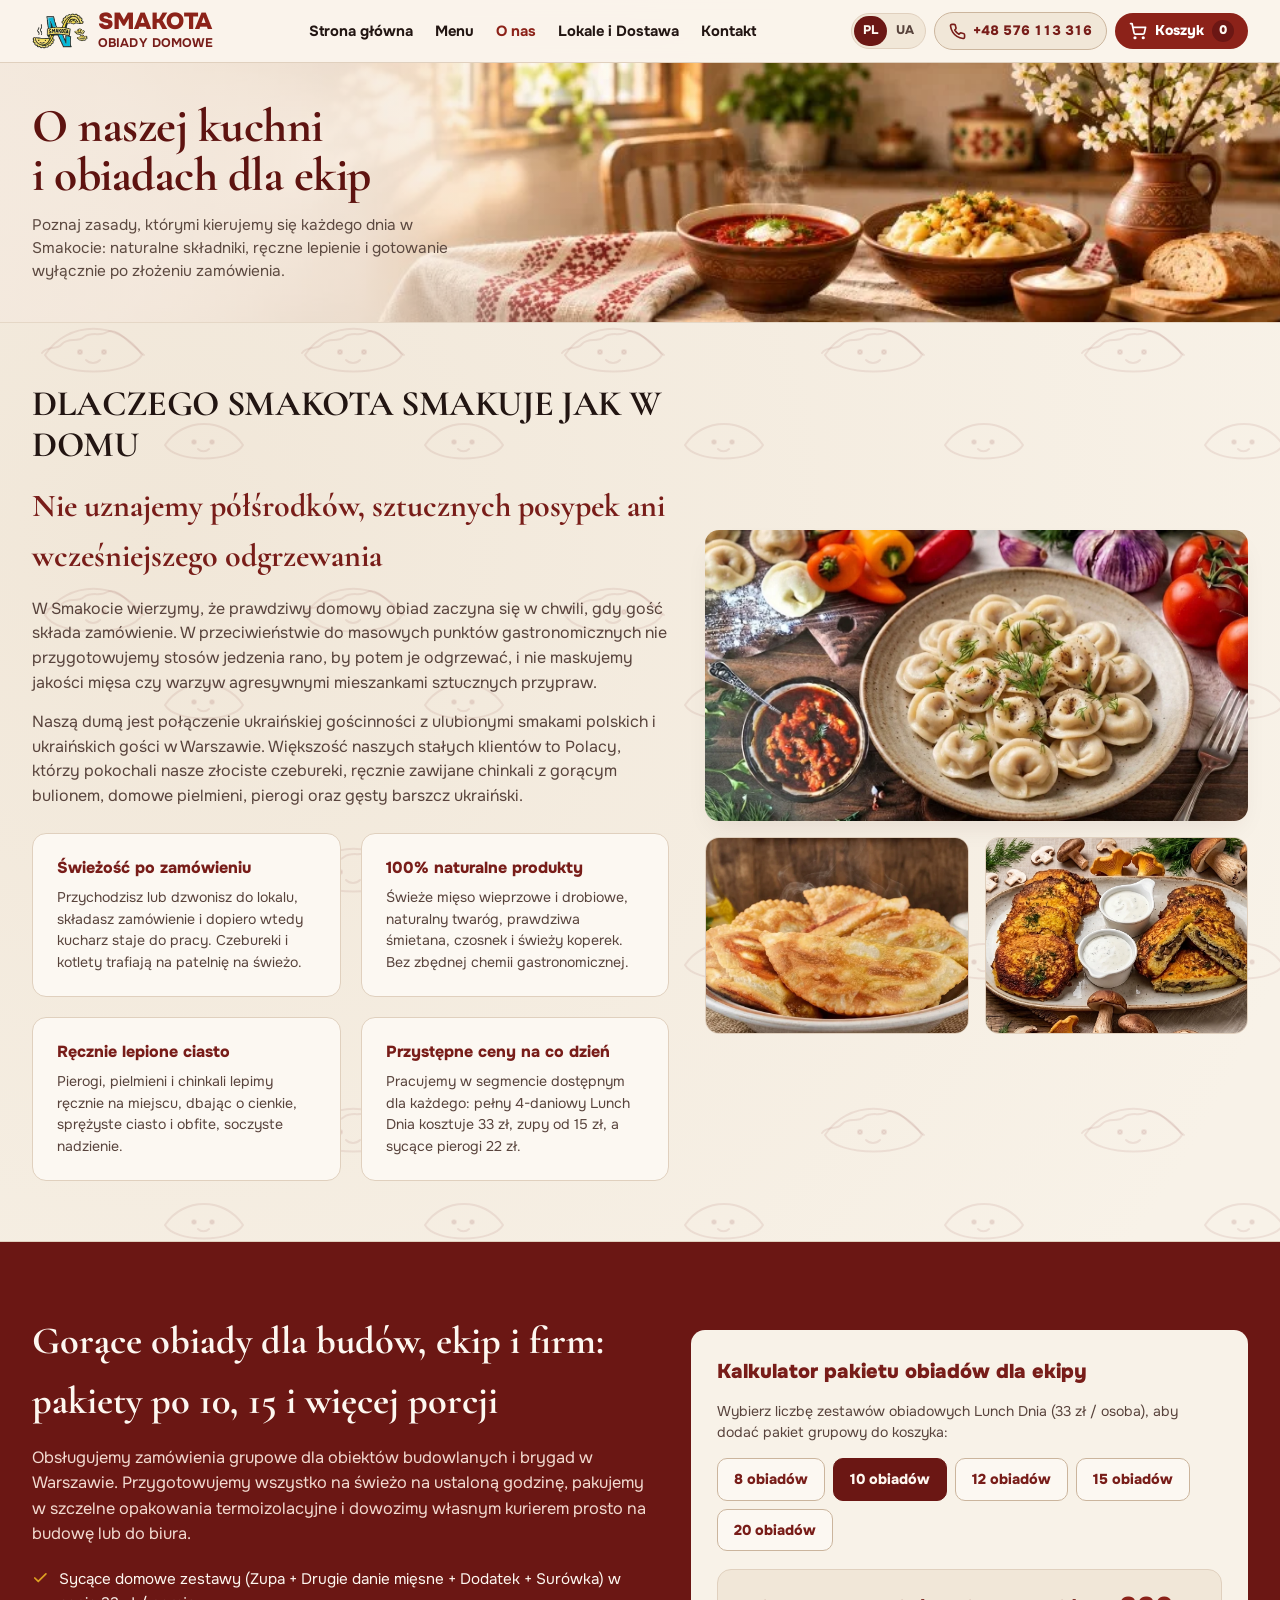
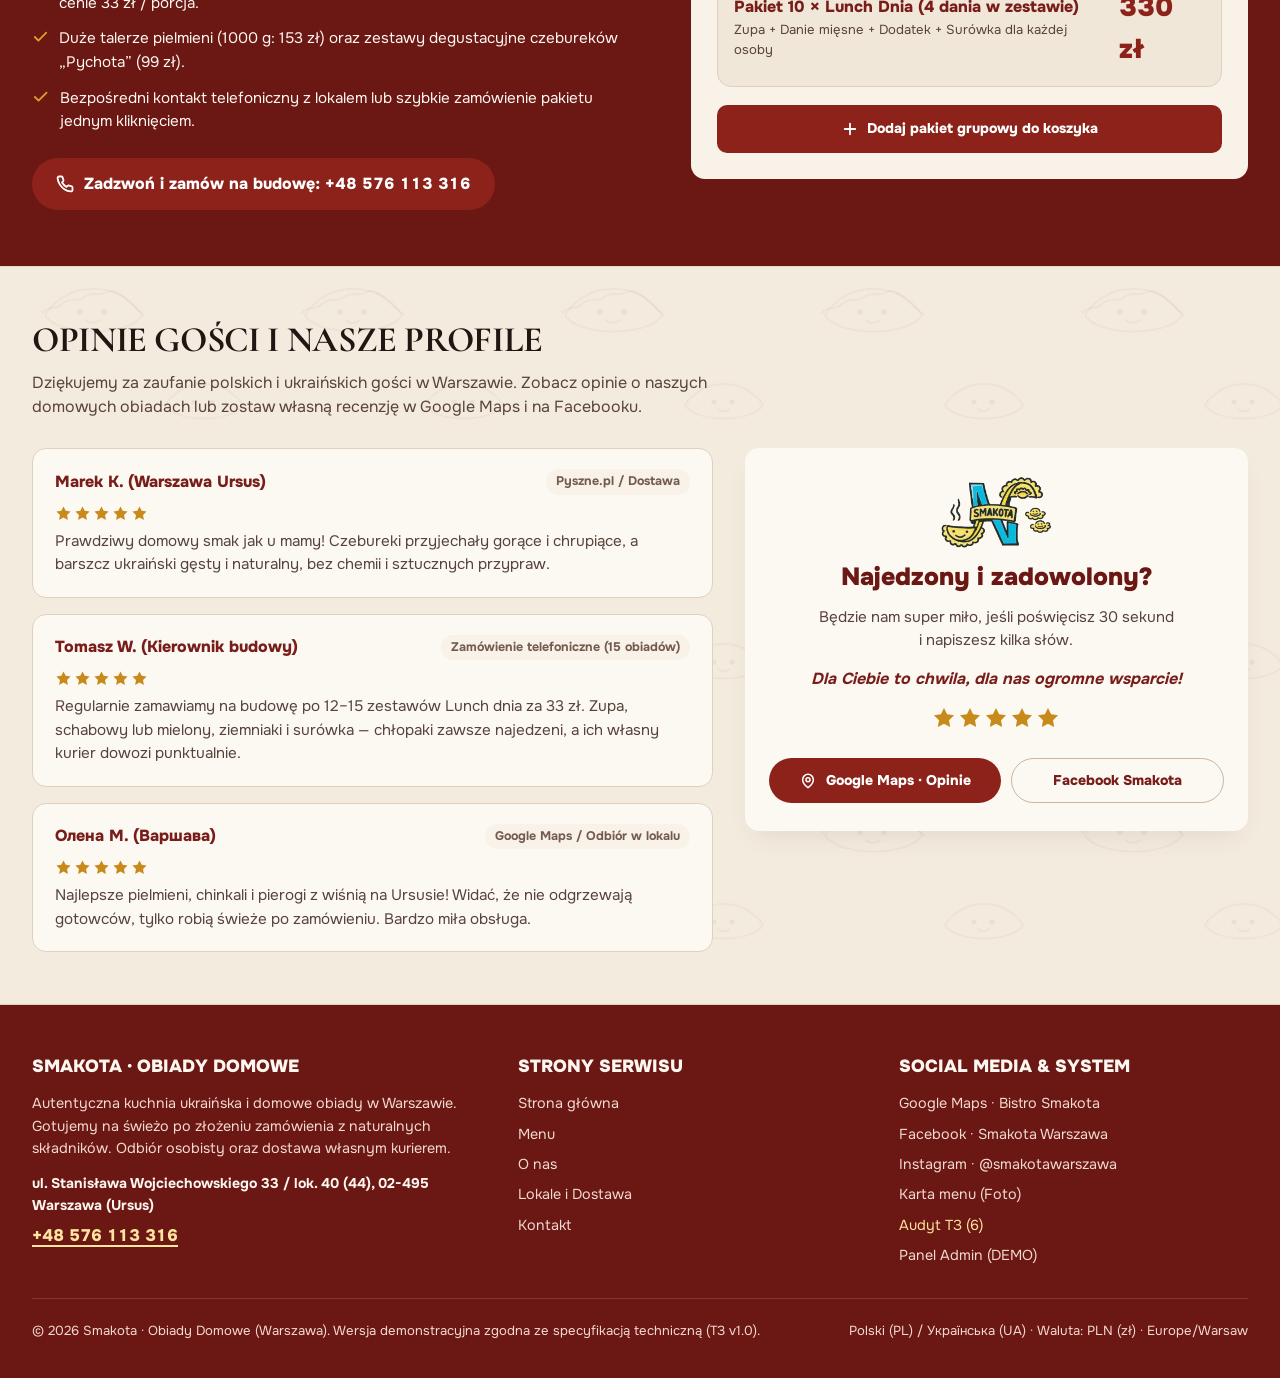
<file: about.html>
<!DOCTYPE html>
<html lang="pl">
<head>
  <meta charset="UTF-8" />
  <meta name="viewport" content="width=device-width, initial-scale=1.0" />
  <title>O nas, Obiady dla budów i Opinie · Smakota Obiady Domowe Warszawa</title>
  <meta name="description" content="Poznaj kuchnię Smakota w Warszawie: gotujemy na świeżo po zamówieniu z naturalnych składników. Pakiety 10–15+ obiadów dla budów i firm oraz opinie gości." />
  <link rel="preconnect" href="https://fonts.googleapis.com" />
  <link rel="preconnect" href="https://fonts.gstatic.com" crossorigin />
  <link href="https://fonts.googleapis.com/css2?family=Cormorant+Garamond:ital,wght@0,600;0,700;1,600;1,700&family=Onest:wght@400;500;600;700;800&family=Yeseva+One&display=swap" rel="stylesheet" />
  <link rel="stylesheet" href="styles.css" />
</head>
<body>

  <header class="site-header">
    <div class="container header-inner">
      <a href="index.html" class="brand-lockup">
        <img src="img/smakota-logo.webp" alt="Logo Smakota" class="brand-logo-img" width="56" height="42" />
        <div class="brand-text-wrap">
          <span class="brand-title">SMAKOTA</span>
          <span class="brand-subtitle" data-i18n="brandSubtitle">OBIADY DOMOWE</span>
        </div>
      </a>

      <nav class="main-nav" aria-label="Główna nawigacja">
        <a href="index.html" class="nav-link" data-i18n="navHome">Strona główna</a>
        <a href="menu.html" class="nav-link" data-i18n="navMenu">Menu</a>
        <a href="about.html" class="nav-link active" data-i18n="navAbout">O nas</a>
        <a href="locations.html" class="nav-link" data-i18n="navLocations">Lokale i Dostawa</a>
        <a href="contact.html" class="nav-link" data-i18n="navContact">Kontakt</a>
      </nav>

      <div class="header-actions">
        <div class="lang-switcher" role="group" aria-label="Wybór języka">
          <button type="button" class="lang-btn active" data-lang="pl">PL</button>
          <button type="button" class="lang-btn" data-lang="uk">UA</button>
        </div>

        <a href="tel:+48576113316" class="header-call-btn phone-link" id="headerPhoneLink">
          <svg width="17" height="17" viewBox="0 0 24 24" fill="none" stroke="currentColor" stroke-width="2.3" stroke-linecap="round" stroke-linejoin="round" aria-hidden="true"><path d="M22 16.92v3a2 2 0 0 1-2.18 2 19.79 19.79 0 0 1-8.63-3.07 19.5 19.5 0 0 1-6-6 19.79 19.79 0 0 1-3.07-8.67A2 2 0 0 1 4.11 2h3a2 2 0 0 1 2 1.72 12.84 12.84 0 0 0 .7 2.81 2 2 0 0 1-.45 2.11L8.09 9.91a16 16 0 0 0 6 6l1.27-1.27a2 2 0 0 1 2.11-.45 12.84 12.84 0 0 0 2.81.7A2 2 0 0 1 22 16.92z"/></svg>
          <span id="headerPhoneText">+48 576 113 316</span>
        </a>

        <button type="button" class="header-cart-btn" id="openCartBtn" aria-label="Otwórz koszyk">
          <svg width="18" height="18" viewBox="0 0 24 24" fill="none" stroke="currentColor" stroke-width="2.3" stroke-linecap="round" stroke-linejoin="round" aria-hidden="true"><circle cx="8" cy="21" r="1"/><circle cx="19" cy="21" r="1"/><path d="M2.05 2.05h2l2.66 12.42a2 2 0 0 0 2 1.58h9.78a2 2 0 0 0 1.95-1.57l1.65-7.43H5.12"/></svg>
          <span data-i18n="cartBtnLabel">Koszyk</span>
          <span class="cart-badge tabular-nums" id="headerCartCount">0</span>
        </button>

        <button type="button" class="mobile-menu-toggle" id="mobileMenuToggle" aria-label="Menu" aria-expanded="false" aria-controls="mobileNavDrawer">
          <svg width="20" height="20" viewBox="0 0 24 24" fill="none" stroke="currentColor" stroke-width="2.2" stroke-linecap="round" stroke-linejoin="round" aria-hidden="true"><line x1="4" x2="20" y1="6" y2="6"/><line x1="4" x2="20" y1="12" y2="12"/><line x1="4" x2="20" y1="18" y2="18"/></svg>
        </button>
      </div>
    </div>
  </header>

  <main>
    <!-- PAGE HERO WITH SUNLIT UKRAINIAN TABLE PHOTO -->
    <section class="l1-hero a1-hero">
      <div class="container">
        <div class="l1-hero-content">
          <h1 class="m1-hero-title">
            <span data-i18n="aboutHeroLine1">O naszej kuchni</span><br />
            <span data-i18n="aboutHeroLine2">i obiadach dla ekip</span>
          </h1>
          <p class="m1-hero-subtitle" data-i18n="aboutPageLead">
            Poznaj zasady, którymi kierujemy się każdego dnia w Smakocie: naturalne składniki, ręczne lepienie i gotowanie wyłącznie po złożeniu zamówienia.
          </p>
        </div>
      </div>

      <div class="l1-hero-visual">
        <img src="img/about-hero-table.webp" alt="Domowy stół Smakota — barszcz ukraiński, pierogi, śmietana i świeży chleb na wyszywanym ręczniku" width="1024" height="192" />
      </div>
    </section>

    <!-- 1. OUR STORY & CULINARY PHILOSOPHY -->
    <section class="menu-section">
      <div class="container">
        <div class="about-story-grid">
          <div>
            <h2 class="stamp-heading lg" style="margin-bottom: 16px;" data-i18n="aboutStoryHeading">DLACZEGO SMAKOTA SMAKUJE JAK W DOMU</h2>
            <h3 style="font-family: var(--font-serif-folk); font-size: clamp(1.5rem, 2.5vw, 2.1rem); color: var(--ink-burgundy); margin-bottom: 16px;" data-i18n="aboutStoryTitle">
              Nie uznajemy półśrodków, sztucznych posypek ani wcześniejszego odgrzewania
            </h3>
            <p style="font-size: 1rem; color: var(--ink-secondary); margin-bottom: 14px;" data-i18n="aboutStoryP1">
              W Smakocie wierzymy, że prawdziwy domowy obiad zaczyna się w chwili, gdy gość składa zamówienie. W przeciwieństwie do masowych punktów gastronomicznych nie przygotowujemy stosów jedzenia rano, by potem je odgrzewać, i nie maskujemy jakości mięsa czy warzyw agresywnymi mieszankami sztucznych przypraw.
            </p>
            <p style="font-size: 1rem; color: var(--ink-secondary); margin-bottom: 24px;" data-i18n="aboutStoryP2">
              Naszą dumą jest połączenie ukraińskiej gościnności z ulubionymi smakami polskich i ukraińskich gości w Warszawie. Większość naszych stałych klientów to Polacy, którzy pokochali nasze złociste czebureki, ręcznie zawijane chinkali z gorącym bulionem, domowe pielmieni, pierogi oraz gęsty barszcz ukraiński.
            </p>

            <div class="values-grid">
              <div class="value-card">
                <h4 style="font-family: var(--font-stamp-display); font-weight: 800; color: var(--ink-burgundy); margin-bottom: 6px;" data-i18n="val1Title">Świeżość po zamówieniu</h4>
                <p style="font-size: 0.88rem; color: var(--ink-secondary);" data-i18n="val1Desc">Przychodzisz lub dzwonisz do lokalu, składasz zamówienie i dopiero wtedy kucharz staje do pracy. Czebureki i kotlety trafiają na patelnię na świeżo.</p>
              </div>
              <div class="value-card">
                <h4 style="font-family: var(--font-stamp-display); font-weight: 800; color: var(--ink-burgundy); margin-bottom: 6px;" data-i18n="val2Title">100% naturalne produkty</h4>
                <p style="font-size: 0.88rem; color: var(--ink-secondary);" data-i18n="val2Desc">Świeże mięso wieprzowe i drobiowe, naturalny twaróg, prawdziwa śmietana, czosnek i świeży koperek. Bez zbędnej chemii gastronomicznej.</p>
              </div>
              <div class="value-card">
                <h4 style="font-family: var(--font-stamp-display); font-weight: 800; color: var(--ink-burgundy); margin-bottom: 6px;" data-i18n="val3Title">Ręcznie lepione ciasto</h4>
                <p style="font-size: 0.88rem; color: var(--ink-secondary);" data-i18n="val3Desc">Pierogi, pielmieni i chinkali lepimy ręcznie na miejscu, dbając o cienkie, sprężyste ciasto i obfite, soczyste nadzienie.</p>
              </div>
              <div class="value-card">
                <h4 style="font-family: var(--font-stamp-display); font-weight: 800; color: var(--ink-burgundy); margin-bottom: 6px;" data-i18n="val4Title">Przystępne ceny na co dzień</h4>
                <p style="font-size: 0.88rem; color: var(--ink-secondary);" data-i18n="val4Desc">Pracujemy w segmencie dostępnym dla każdego: pełny 4-daniowy Lunch Dnia kosztuje 33 zł, zupy od 15 zł, a sycące pierogi 22 zł.</p>
              </div>
            </div>
          </div>

          <div style="display: flex; flex-direction: column; gap: 16px;">
            <img src="img/clean/pielmieni.webp" alt="Domowe Pielmieni Smakota" style="border-radius: var(--radius-card); box-shadow: var(--shadow-soft); width: 100%;" />
            <div style="display: grid; grid-template-columns: repeat(2, 1fr); gap: 16px;">
              <img src="img/clean/czebureki.webp" alt="Złociste czebureki Smakota" style="border-radius: var(--radius-card); border: 1px solid var(--border-warm); width: 100%; height: 100%; aspect-ratio: 4 / 3; object-fit: cover;" />
              <img src="img/clean/placki.webp" alt="Placki ziemniaczane Smakota" style="border-radius: var(--radius-card); border: 1px solid var(--border-warm); width: 100%; height: 100%; aspect-ratio: 4 / 3; object-fit: cover;" />
            </div>
          </div>
        </div>
      </div>
    </section>

    <!-- 2. B2B / CONSTRUCTION SITES & GROUP ORDERS (10–15+ OBIADÓW) -->
    <section class="b2b-section" id="b2b-section">
      <div class="container b2b-grid">
        <div>
          <h2 class="b2b-title" data-i18n="b2bTitle">
            Gorące obiady dla budów, ekip i firm: pakiety po 10, 15 i więcej porcji
          </h2>
          <p class="b2b-lead" data-i18n="b2bLead">
            Obsługujemy zamówienia grupowe dla obiektów budowlanych i brygad w Warszawie. Przygotowujemy wszystko na świeżo na ustaloną godzinę, pakujemy w szczelne opakowania termoizolacyjne i dowozimy własnym kurierem prosto na budowę lub do biura.
          </p>
          <div class="b2b-perks">
            <div class="b2b-perk-item">
              <svg width="20" height="20" viewBox="0 0 24 24" fill="none" stroke="#DDA022" stroke-width="2.5" stroke-linecap="round" stroke-linejoin="round" aria-hidden="true"><path d="M20 6 9 17l-5-5"/></svg>
              <span data-i18n="b2bPerk1">Sycące domowe zestawy (Zupa + Drugie danie mięsne + Dodatek + Surówka) w cenie 33 zł / porcja.</span>
            </div>
            <div class="b2b-perk-item">
              <svg width="20" height="20" viewBox="0 0 24 24" fill="none" stroke="#DDA022" stroke-width="2.5" stroke-linecap="round" stroke-linejoin="round" aria-hidden="true"><path d="M20 6 9 17l-5-5"/></svg>
              <span data-i18n="b2bPerk2">Duże talerze pielmieni (1000 g: 153 zł) oraz zestawy degustacyjne czebureków „Pychota” (99 zł).</span>
            </div>
            <div class="b2b-perk-item">
              <svg width="20" height="20" viewBox="0 0 24 24" fill="none" stroke="#DDA022" stroke-width="2.5" stroke-linecap="round" stroke-linejoin="round" aria-hidden="true"><path d="M20 6 9 17l-5-5"/></svg>
              <span data-i18n="b2bPerk3">Bezpośredni kontakt telefoniczny z lokalem lub szybkie zamówienie pakietu jednym kliknięciem.</span>
            </div>
          </div>
          <a href="tel:+48576113316" class="btn-primary phone-link">
            <svg width="18" height="18" viewBox="0 0 24 24" fill="none" stroke="currentColor" stroke-width="2.4" stroke-linecap="round" stroke-linejoin="round" aria-hidden="true"><path d="M22 16.92v3a2 2 0 0 1-2.18 2 19.79 19.79 0 0 1-8.63-3.07 19.5 19.5 0 0 1-6-6 19.79 19.79 0 0 1-3.07-8.67A2 2 0 0 1 4.11 2h3a2 2 0 0 1 2 1.72 12.84 12.84 0 0 0 .7 2.81 2 2 0 0 1-.45 2.11L8.09 9.91a16 16 0 0 0 6 6l1.27-1.27a2 2 0 0 1 2.11-.45 12.84 12.84 0 0 0 2.81.7A2 2 0 0 1 22 16.92z"/></svg>
            <span data-i18n="b2bCallBtn">Zadzwoń i zamów na budowę: +48 576 113 316</span>
          </a>
        </div>

        <div class="b2b-calculator-card">
          <h3 class="b2b-calc-title" data-i18n="b2bCalcTitle">Kalkulator pakietu obiadów dla ekipy</h3>
          <p style="font-size: 0.88rem; color: var(--ink-secondary); margin-bottom: 14px;" data-i18n="b2bCalcSub">
            Wybierz liczbę zestawów obiadowych Lunch Dnia (33 zł / osoba), aby dodać pakiet grupowy do koszyka:
          </p>
          <div class="b2b-preset-pills" id="b2bPresetPills"></div>
          <div class="b2b-calc-summary">
            <div>
              <div style="font-weight: 800; color: var(--ink-burgundy);" id="b2bCalcPackageLabel">Pakiet 10 × Lunch Dnia (4 dania)</div>
              <div style="font-size: 0.82rem; color: var(--ink-secondary);" data-i18n="b2bCalcNote">Zupa + Danie mięsne + Dodatek + Surówka dla każdej osoby</div>
            </div>
            <div class="b2b-total-price tabular-nums" id="b2bCalcTotal">330 zł</div>
          </div>
          <button type="button" class="btn-add-dish" style="width: 100%; padding: 13px;" id="addB2bPackageBtn">
            <svg width="18" height="18" viewBox="0 0 24 24" fill="none" stroke="currentColor" stroke-width="2.4" stroke-linecap="round" stroke-linejoin="round" aria-hidden="true"><path d="M12 5v14"/><path d="M5 12h14"/></svg>
            <span data-i18n="b2bAddBtn">Dodaj pakiet grupowy do koszyka</span>
          </button>
        </div>
      </div>
    </section>

    <!-- 3. REVIEWS & TABLE-TENT QR CARD SECTION -->
    <section class="reviews-section" id="reviews-section">
      <div class="container">
        <div class="section-header-bar">
          <div class="section-heading-group">
            <h2 class="stamp-heading lg" data-i18n="reviewsHeading">OPINIE GOŚCI I NASZE PROFILE</h2>
            <p class="section-lead" data-i18n="reviewsLead">
              Dziękujemy za zaufanie polskich i ukraińskich gości w Warszawie. Zobacz opinie o naszych domowych obiadach lub zostaw własną recenzję w Google Maps i na Facebooku.
            </p>
          </div>
        </div>

        <div class="reviews-layout">
          <div class="reviews-cards-stack" id="reviewsListContainer"></div>

          <aside class="table-tent-card">
            <img src="img/smakota-logo.webp" alt="Smakota Logo" class="tent-logo" width="112" height="80" />
            <h3 class="tent-heading" data-i18n="tentHeading">Najedzony i zadowolony?</h3>
            <p class="tent-body" data-i18n="tentBody">
              Będzie nam super miło, jeśli poświęcisz 30 sekund i napiszesz kilka słów.
            </p>
            <p class="tent-italic" data-i18n="tentItalic">
              Dla Ciebie to chwila, dla nas ogromne wsparcie!
            </p>
            <div class="review-stars" aria-label="5 gwiazdek">
              <svg width="24" height="24" viewBox="0 0 24 24" fill="currentColor"><polygon points="12 2 15.09 8.26 22 9.27 17 14.14 18.18 21.02 12 17.77 5.82 21.02 7 14.14 2 9.27 8.91 8.26 12 2"/></svg>
              <svg width="24" height="24" viewBox="0 0 24 24" fill="currentColor"><polygon points="12 2 15.09 8.26 22 9.27 17 14.14 18.18 21.02 12 17.77 5.82 21.02 7 14.14 2 9.27 8.91 8.26 12 2"/></svg>
              <svg width="24" height="24" viewBox="0 0 24 24" fill="currentColor"><polygon points="12 2 15.09 8.26 22 9.27 17 14.14 18.18 21.02 12 17.77 5.82 21.02 7 14.14 2 9.27 8.91 8.26 12 2"/></svg>
              <svg width="24" height="24" viewBox="0 0 24 24" fill="currentColor"><polygon points="12 2 15.09 8.26 22 9.27 17 14.14 18.18 21.02 12 17.77 5.82 21.02 7 14.14 2 9.27 8.91 8.26 12 2"/></svg>
              <svg width="24" height="24" viewBox="0 0 24 24" fill="currentColor"><polygon points="12 2 15.09 8.26 22 9.27 17 14.14 18.18 21.02 12 17.77 5.82 21.02 7 14.14 2 9.27 8.91 8.26 12 2"/></svg>
            </div>
            <div style="display: flex; flex-wrap: wrap; justify-content: center; gap: 10px; width: 100%; margin-top: 6px;">
              <a href="https://share.google/1MwYUzSfKmWTu60fy" target="_blank" rel="noopener noreferrer" class="btn-primary" style="flex: 1 1 180px; padding: 11px 16px; font-size: 0.88rem;">
                <svg width="16" height="16" viewBox="0 0 24 24" fill="none" stroke="currentColor" stroke-width="2.3" stroke-linecap="round" stroke-linejoin="round" aria-hidden="true"><path d="M20 10c0 6-8 12-8 12s-8-6-8-12a8 8 0 0 1 16 0Z"/><circle cx="12" cy="10" r="3"/></svg>
                <span data-i18n="btnGoogleMapsReview">Google Maps · Opinie</span>
              </a>
              <a href="https://www.facebook.com/profile.php?id=61577930057347" target="_blank" rel="noopener noreferrer" class="btn-secondary-outline" style="flex: 1 1 160px; padding: 11px 16px; font-size: 0.88rem;">
                <span>Facebook Smakota</span>
              </a>
            </div>
          </aside>
        </div>
      </div>
    </section>
  </main>

  <footer class="site-footer">
    <div class="container">
      <div class="footer-grid">
        <div>
          <h3 class="footer-heading">SMAKOTA · OBIADY DOMOWE</h3>
          <p style="font-size: 0.9rem; color: var(--ink-on-burgundy-soft); max-width: 44ch; margin-bottom: 14px;" data-i18n="footerAbout">
            Autentyczna kuchnia ukraińska i domowe obiady w Warszawie. Gotujemy na świeżo po złożeniu zamówienia z naturalnych składników. Odbiór osobisty oraz dostawa własnym kurierem.
          </p>
          <div style="font-size: 0.88rem; color: var(--ink-on-burgundy); font-weight: 700;">
            ul. Stanisława Wojciechowskiego 33 / lok. 40 (44), 02-495 Warszawa (Ursus)
          </div>
          <div style="margin-top: 6px;">
            <a href="tel:+48576113316" class="phone-link" style="color: #FFE39E; font-weight: 800; font-size: 1.05rem;">+48 576 113 316</a>
          </div>
        </div>

        <div>
          <h3 class="footer-heading" data-i18n="footerNavTitle">Strony serwisu</h3>
          <ul class="footer-links">
            <li><a href="index.html" data-i18n="navHome">Strona główna</a></li>
            <li><a href="menu.html" data-i18n="navMenu">Menu</a></li>
            <li><a href="about.html" data-i18n="navAbout">O nas</a></li>
            <li><a href="locations.html" data-i18n="navLocations">Lokale i Dostawa</a></li>
            <li><a href="contact.html" data-i18n="navContact">Kontakt</a></li>
          </ul>
        </div>

        <div>
          <h3 class="footer-heading" data-i18n="footerSocialTitle">Social Media &amp; System</h3>
          <ul class="footer-links">
            <li><a href="https://share.google/1MwYUzSfKmWTu60fy" target="_blank" rel="noopener noreferrer">Google Maps · Bistro Smakota</a></li>
            <li><a href="https://www.facebook.com/profile.php?id=61577930057347" target="_blank" rel="noopener noreferrer">Facebook · Smakota Warszawa</a></li>
            <li><a href="https://www.instagram.com/smakotawarszawa/" target="_blank" rel="noopener noreferrer">Instagram · @smakotawarszawa</a></li>
            <li><button type="button" id="footerOriginalMenuBtn" style="color: var(--ink-on-burgundy-soft); font-size: 0.9rem; text-align: left;" data-i18n="btnOriginalMenu">Karta menu (Foto)</button></li>
            <li><button type="button" id="footerAuditBtn" style="color: #FFE39E; font-size: 0.9rem; text-align: left;" data-i18n="btnAuditTz">Audyt ТЗ (6)</button></li>
            <li><button type="button" id="footerAdminBtn" style="color: var(--ink-on-burgundy-soft); font-size: 0.9rem; text-align: left;" data-i18n="btnAdminDemo">Panel Admin (DEMO)</button></li>
          </ul>
        </div>
      </div>

      <div class="footer-bottom">
        <span>© 2026 Smakota · Obiady Domowe (Warszawa). Wersja demonstracyjna zgodna ze specyfikacją techniczną (ТЗ v1.0).</span>
        <span>Polski (PL) / Українська (UA) · Waluta: PLN (zł) · Europe/Warsaw</span>
      </div>
    </div>
  </footer>

  <div class="mobile-bottom-bar">
    <a href="tel:+48576113316" class="btn-call-burgundy phone-link" style="flex: 1; padding: 11px 12px; font-size: 0.86rem;">
      <svg width="16" height="16" viewBox="0 0 24 24" fill="none" stroke="currentColor" stroke-width="2.4" stroke-linecap="round" stroke-linejoin="round" aria-hidden="true"><path d="M22 16.92v3a2 2 0 0 1-2.18 2 19.79 19.79 0 0 1-8.63-3.07 19.5 19.5 0 0 1-6-6 19.79 19.79 0 0 1-3.07-8.67A2 2 0 0 1 4.11 2h3a2 2 0 0 1 2 1.72 12.84 12.84 0 0 0 .7 2.81 2 2 0 0 1-.45 2.11L8.09 9.91a16 16 0 0 0 6 6l1.27-1.27a2 2 0 0 1 2.11-.45 12.84 12.84 0 0 0 2.81.7A2 2 0 0 1 22 16.92z"/></svg>
      <span data-i18n="mobileCallBtn">Zadzwoń</span>
    </a>
    <button type="button" class="btn-primary" id="mobileCartBtn" style="flex: 1.4; padding: 11px 14px; font-size: 0.88rem;">
      <svg width="16" height="16" viewBox="0 0 24 24" fill="none" stroke="currentColor" stroke-width="2.4" stroke-linecap="round" stroke-linejoin="round" aria-hidden="true"><circle cx="8" cy="21" r="1"/><circle cx="19" cy="21" r="1"/><path d="M2.05 2.05h2l2.66 12.42a2 2 0 0 0 2 1.58h9.78a2 2 0 0 0 1.95-1.57l1.65-7.43H5.12"/></svg>
      <span data-i18n="cartBtnLabel">Koszyk</span>
      <span class="cart-badge tabular-nums" id="mobileCartCount">0</span>
    </button>
  </div>

  <script src="data/menu-data.js"></script>
  <script src="app.js"></script>
</body>
</html>
</file>
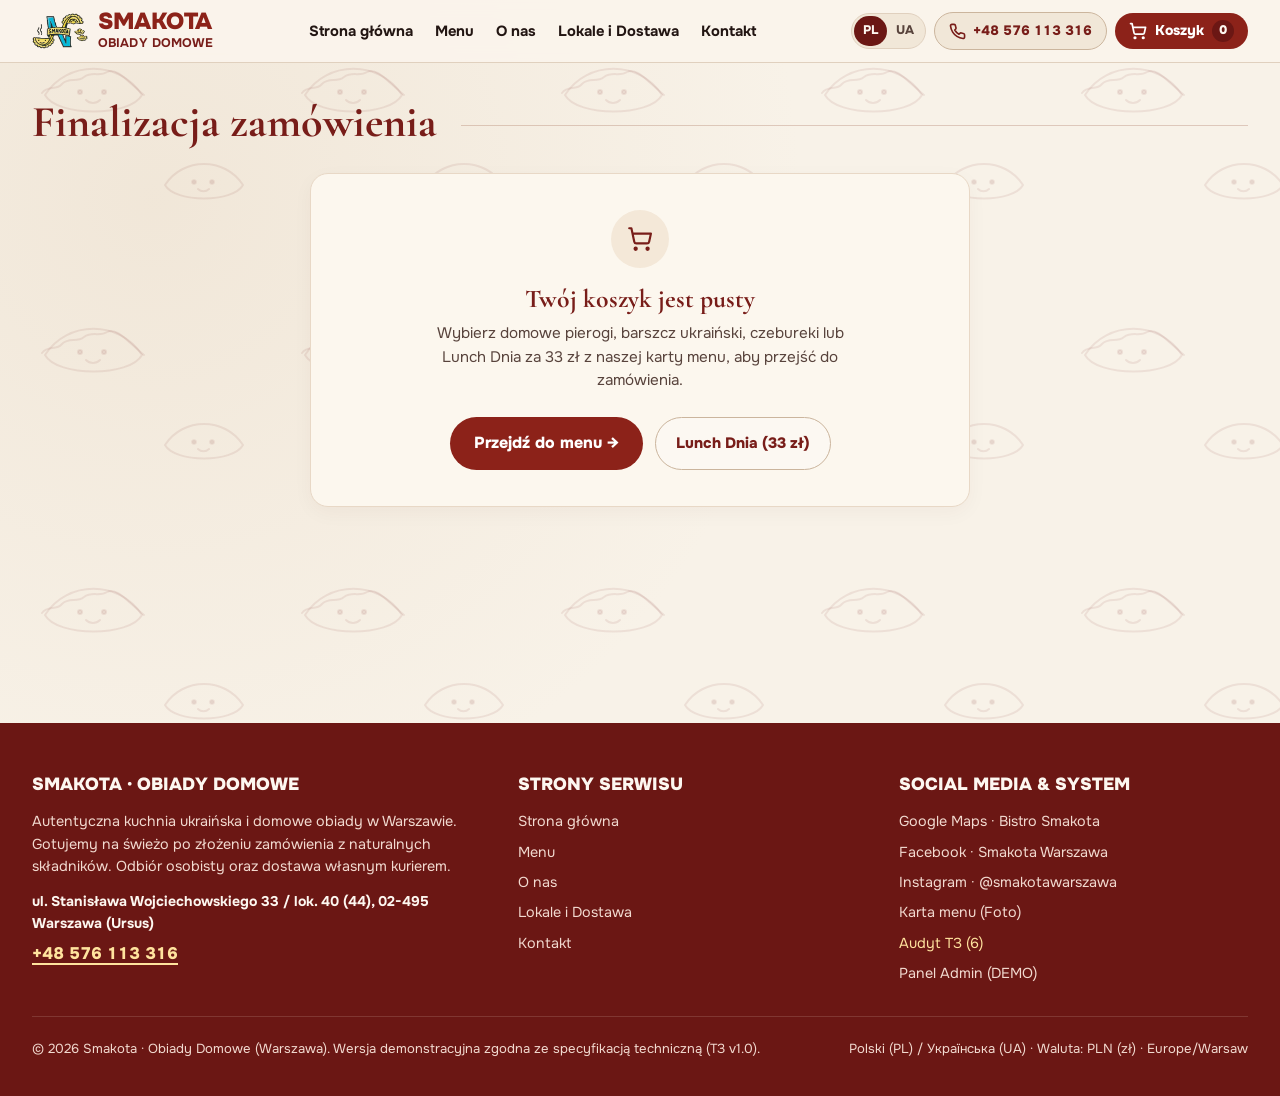
<file: checkout.html>
<!DOCTYPE html>
<html lang="pl">
<head>
  <meta charset="UTF-8" />
  <meta name="viewport" content="width=device-width, initial-scale=1.0" />
  <title>Finalizacja zamówienia · Smakota Obiady Domowe Warszawa</title>
  <meta name="description" content="Szybkie zamówienie domowych dań ukraińskich ze Smakota w Warszawie — dostawa kurierem lub odbiór osobisty w lokalu na Ursusie (ul. S. Wojciechowskiego 33)." />
  <link rel="preconnect" href="https://fonts.googleapis.com" />
  <link rel="preconnect" href="https://fonts.gstatic.com" crossorigin />
  <link href="https://fonts.googleapis.com/css2?family=Cormorant+Garamond:ital,wght@0,600;0,700;1,600;1,700&family=Onest:wght@400;500;600;700;800&family=Yeseva+One&display=swap" rel="stylesheet" />
  <link rel="stylesheet" href="styles.css" />
</head>
<body>

  <header class="site-header">
    <div class="container header-inner">
      <a href="index.html" class="brand-lockup">
        <img src="img/smakota-logo.webp" alt="Logo Smakota" class="brand-logo-img" width="56" height="42" />
        <div class="brand-text-wrap">
          <span class="brand-title">SMAKOTA</span>
          <span class="brand-subtitle" data-i18n="brandSubtitle">OBIADY DOMOWE</span>
        </div>
      </a>

      <nav class="main-nav" aria-label="Główna nawigacja">
        <a href="index.html" class="nav-link" data-i18n="navHome">Strona główna</a>
        <a href="menu.html" class="nav-link" data-i18n="navMenu">Menu</a>
        <a href="about.html" class="nav-link" data-i18n="navAbout">O nas</a>
        <a href="locations.html" class="nav-link" data-i18n="navLocations">Lokale i Dostawa</a>
        <a href="contact.html" class="nav-link" data-i18n="navContact">Kontakt</a>
      </nav>

      <div class="header-actions">
        <div class="lang-switcher" role="group" aria-label="Wybór języka">
          <button type="button" class="lang-btn active" data-lang="pl">PL</button>
          <button type="button" class="lang-btn" data-lang="uk">UA</button>
        </div>

        <a href="tel:+48576113316" class="header-call-btn phone-link" id="headerPhoneLink">
          <svg width="17" height="17" viewBox="0 0 24 24" fill="none" stroke="currentColor" stroke-width="2.3" stroke-linecap="round" stroke-linejoin="round" aria-hidden="true"><path d="M22 16.92v3a2 2 0 0 1-2.18 2 19.79 19.79 0 0 1-8.63-3.07 19.5 19.5 0 0 1-6-6 19.79 19.79 0 0 1-3.07-8.67A2 2 0 0 1 4.11 2h3a2 2 0 0 1 2 1.72 12.84 12.84 0 0 0 .7 2.81 2 2 0 0 1-.45 2.11L8.09 9.91a16 16 0 0 0 6 6l1.27-1.27a2 2 0 0 1 2.11-.45 12.84 12.84 0 0 0 2.81.7A2 2 0 0 1 22 16.92z"/></svg>
          <span id="headerPhoneText">+48 576 113 316</span>
        </a>

        <button type="button" class="header-cart-btn" id="openCartBtn" aria-label="Otwórz koszyk">
          <svg width="18" height="18" viewBox="0 0 24 24" fill="none" stroke="currentColor" stroke-width="2.3" stroke-linecap="round" stroke-linejoin="round" aria-hidden="true"><circle cx="8" cy="21" r="1"/><circle cx="19" cy="21" r="1"/><path d="M2.05 2.05h2l2.66 12.42a2 2 0 0 0 2 1.58h9.78a2 2 0 0 0 1.95-1.57l1.65-7.43H5.12"/></svg>
          <span data-i18n="cartBtnLabel">Koszyk</span>
          <span class="cart-badge tabular-nums" id="headerCartCount">0</span>
        </button>

        <button type="button" class="mobile-menu-toggle" id="mobileMenuToggle" aria-label="Menu" aria-expanded="false" aria-controls="mobileNavDrawer">
          <svg width="20" height="20" viewBox="0 0 24 24" fill="none" stroke="currentColor" stroke-width="2.2" stroke-linecap="round" stroke-linejoin="round" aria-hidden="true"><line x1="4" x2="20" y1="6" y2="6"/><line x1="4" x2="20" y1="12" y2="12"/><line x1="4" x2="20" y1="18" y2="18"/></svg>
        </button>
      </div>
    </div>
  </header>

  <main>
    <section class="co-section" id="checkout-section">
      <div class="container">
        <div class="co-page-header">
          <h1 class="co-page-title" data-i18n="coPageTitle">Finalizacja zamówienia</h1>
          <div class="co-title-rule" aria-hidden="true"></div>
        </div>

        <div id="checkoutContentRoot"></div>
      </div>
    </section>
  </main>

  <footer class="site-footer">
    <div class="container">
      <div class="footer-grid">
        <div>
          <h3 class="footer-heading">SMAKOTA · OBIADY DOMOWE</h3>
          <p style="font-size: 0.9rem; color: var(--ink-on-burgundy-soft); max-width: 44ch; margin-bottom: 14px;" data-i18n="footerAbout">
            Autentyczna kuchnia ukraińska i domowe obiady w Warszawie. Gotujemy na świeżo po złożeniu zamówienia z naturalnych składników. Odbiór osobisty oraz dostawa własnym kurierem.
          </p>
          <div style="font-size: 0.88rem; color: var(--ink-on-burgundy); font-weight: 700;">
            ul. Stanisława Wojciechowskiego 33 / lok. 40 (44), 02-495 Warszawa (Ursus)
          </div>
          <div style="margin-top: 6px;">
            <a href="tel:+48576113316" class="phone-link" style="color: #FFE39E; font-weight: 800; font-size: 1.05rem;">+48 576 113 316</a>
          </div>
        </div>

        <div>
          <h3 class="footer-heading" data-i18n="footerNavTitle">Strony serwisu</h3>
          <ul class="footer-links">
            <li><a href="index.html" data-i18n="navHome">Strona główna</a></li>
            <li><a href="menu.html" data-i18n="navMenu">Menu</a></li>
            <li><a href="about.html" data-i18n="navAbout">O nas</a></li>
            <li><a href="locations.html" data-i18n="navLocations">Lokale i Dostawa</a></li>
            <li><a href="contact.html" data-i18n="navContact">Kontakt</a></li>
          </ul>
        </div>

        <div>
          <h3 class="footer-heading" data-i18n="footerSocialTitle">Social Media &amp; System</h3>
          <ul class="footer-links">
            <li><a href="https://share.google/1MwYUzSfKmWTu60fy" target="_blank" rel="noopener noreferrer">Google Maps · Bistro Smakota</a></li>
            <li><a href="https://www.facebook.com/profile.php?id=61577930057347" target="_blank" rel="noopener noreferrer">Facebook · Smakota Warszawa</a></li>
            <li><a href="https://www.instagram.com/smakotawarszawa/" target="_blank" rel="noopener noreferrer">Instagram · @smakotawarszawa</a></li>
            <li><button type="button" id="footerOriginalMenuBtn" style="color: var(--ink-on-burgundy-soft); font-size: 0.9rem; text-align: left;" data-i18n="btnOriginalMenu">Karta menu (Foto)</button></li>
            <li><button type="button" id="footerAuditBtn" style="color: #FFE39E; font-size: 0.9rem; text-align: left;" data-i18n="btnAuditTz">Audyt ТЗ (6)</button></li>
            <li><button type="button" id="footerAdminBtn" style="color: var(--ink-on-burgundy-soft); font-size: 0.9rem; text-align: left;" data-i18n="btnAdminDemo">Panel Admin (DEMO)</button></li>
          </ul>
        </div>
      </div>

      <div class="footer-bottom">
        <span>© 2026 Smakota · Obiady Domowe (Warszawa). Wersja demonstracyjna zgodna ze specyfikacją techniczną (ТЗ v1.0).</span>
        <span>Polski (PL) / Українська (UA) · Waluta: PLN (zł) · Europe/Warsaw</span>
      </div>
    </div>
  </footer>

  <div class="mobile-bottom-bar">
    <a href="tel:+48576113316" class="btn-call-burgundy phone-link" style="flex: 1; padding: 11px 12px; font-size: 0.86rem;">
      <svg width="16" height="16" viewBox="0 0 24 24" fill="none" stroke="currentColor" stroke-width="2.4" stroke-linecap="round" stroke-linejoin="round" aria-hidden="true"><path d="M22 16.92v3a2 2 0 0 1-2.18 2 19.79 19.79 0 0 1-8.63-3.07 19.5 19.5 0 0 1-6-6 19.79 19.79 0 0 1-3.07-8.67A2 2 0 0 1 4.11 2h3a2 2 0 0 1 2 1.72 12.84 12.84 0 0 0 .7 2.81 2 2 0 0 1-.45 2.11L8.09 9.91a16 16 0 0 0 6 6l1.27-1.27a2 2 0 0 1 2.11-.45 12.84 12.84 0 0 0 2.81.7A2 2 0 0 1 22 16.92z"/></svg>
      <span data-i18n="mobileCallBtn">Zadzwoń</span>
    </a>
    <button type="button" class="btn-primary" id="mobileCartBtn" style="flex: 1.4; padding: 11px 14px; font-size: 0.88rem;">
      <svg width="16" height="16" viewBox="0 0 24 24" fill="none" stroke="currentColor" stroke-width="2.4" stroke-linecap="round" stroke-linejoin="round" aria-hidden="true"><circle cx="8" cy="21" r="1"/><circle cx="19" cy="21" r="1"/><path d="M2.05 2.05h2l2.66 12.42a2 2 0 0 0 2 1.58h9.78a2 2 0 0 0 1.95-1.57l1.65-7.43H5.12"/></svg>
      <span data-i18n="cartBtnLabel">Koszyk</span>
      <span class="cart-badge tabular-nums" id="mobileCartCount">0</span>
    </button>
  </div>

  <script src="data/menu-data.js"></script>
  <script src="app.js"></script>
</body>
</html>
</file>
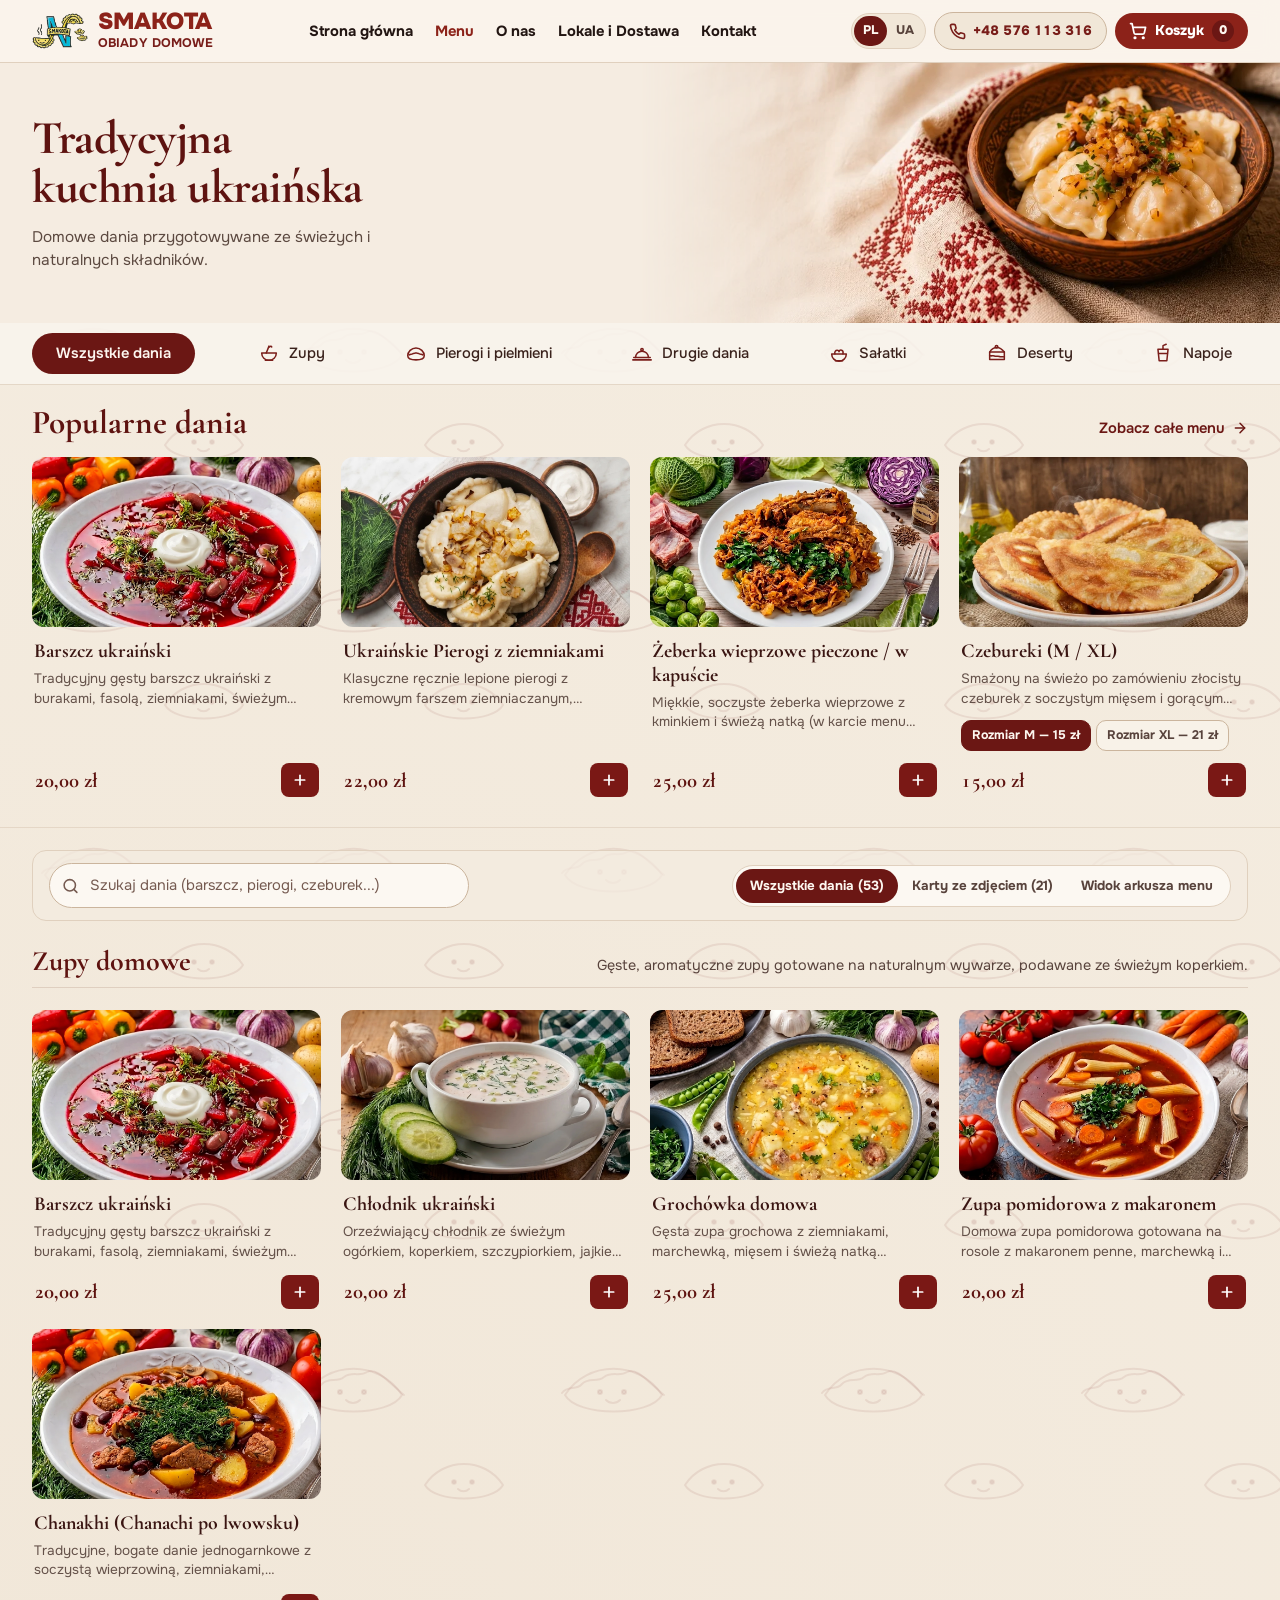
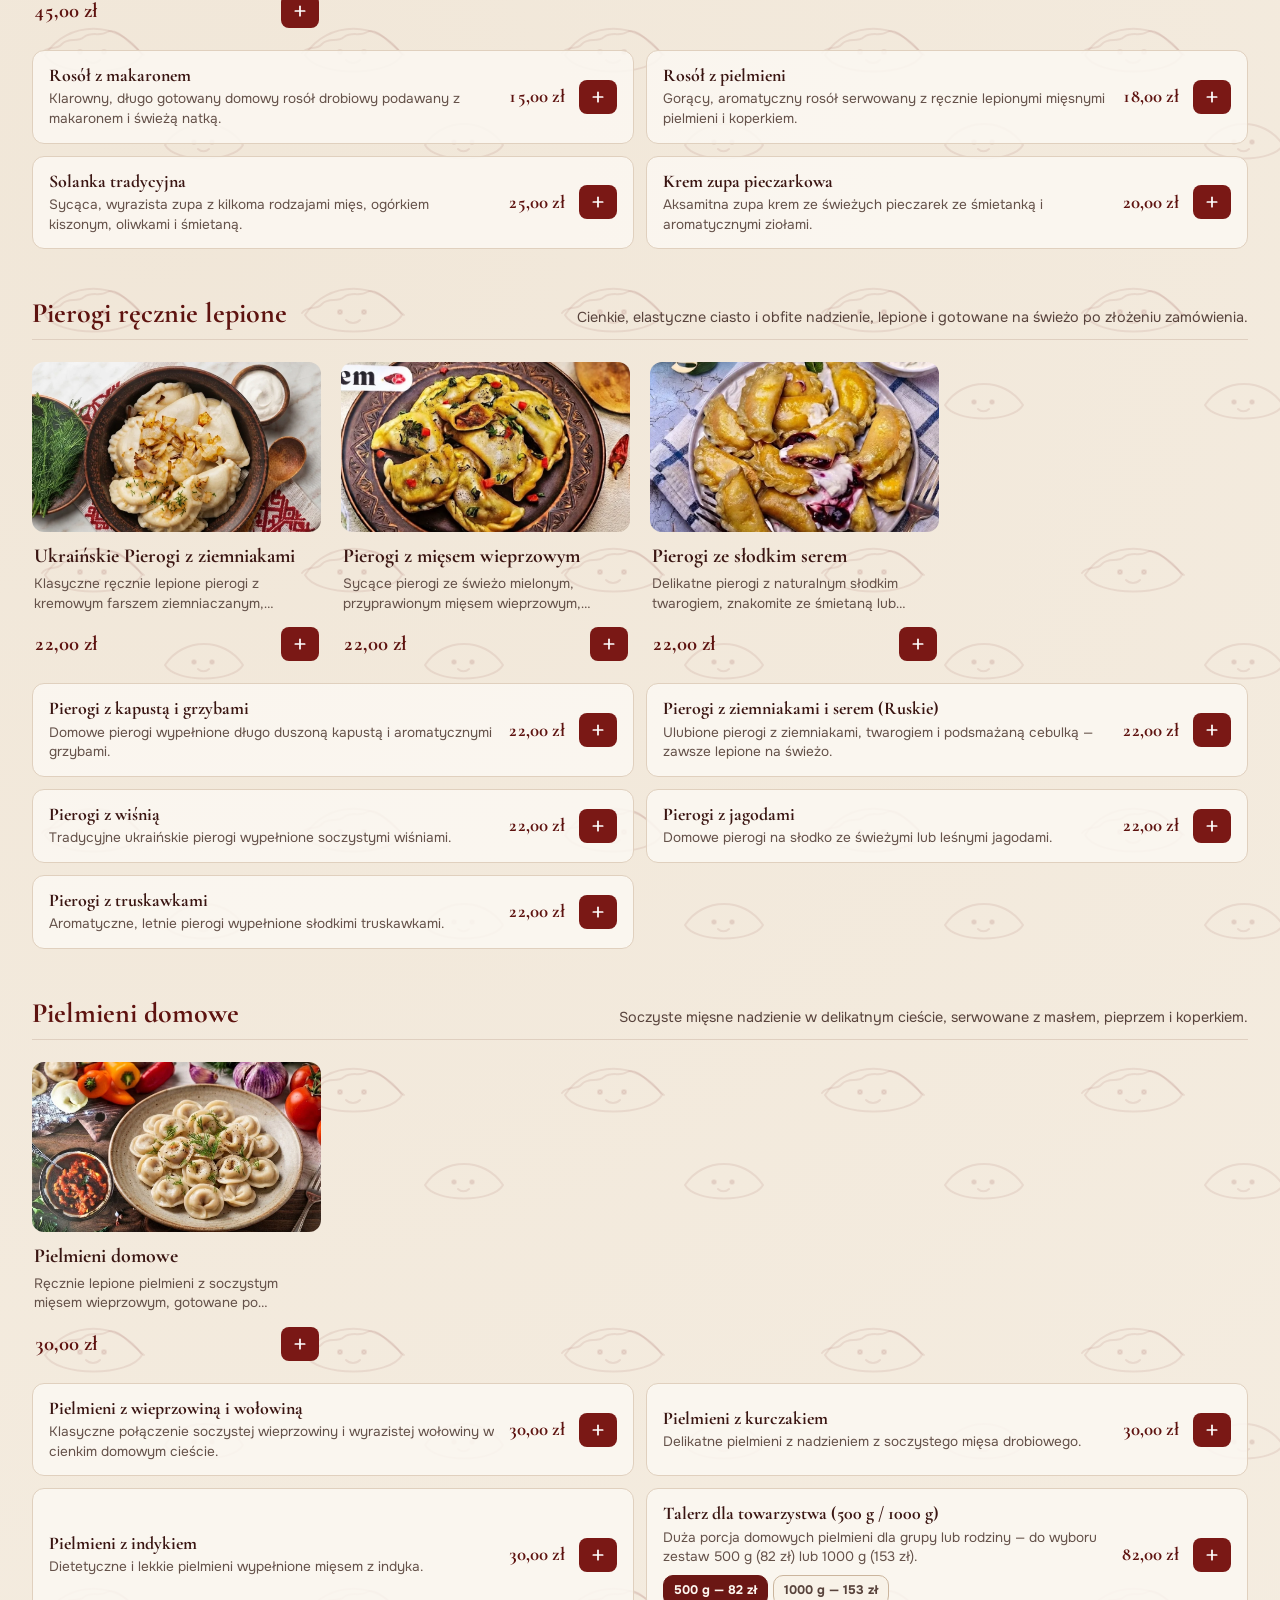
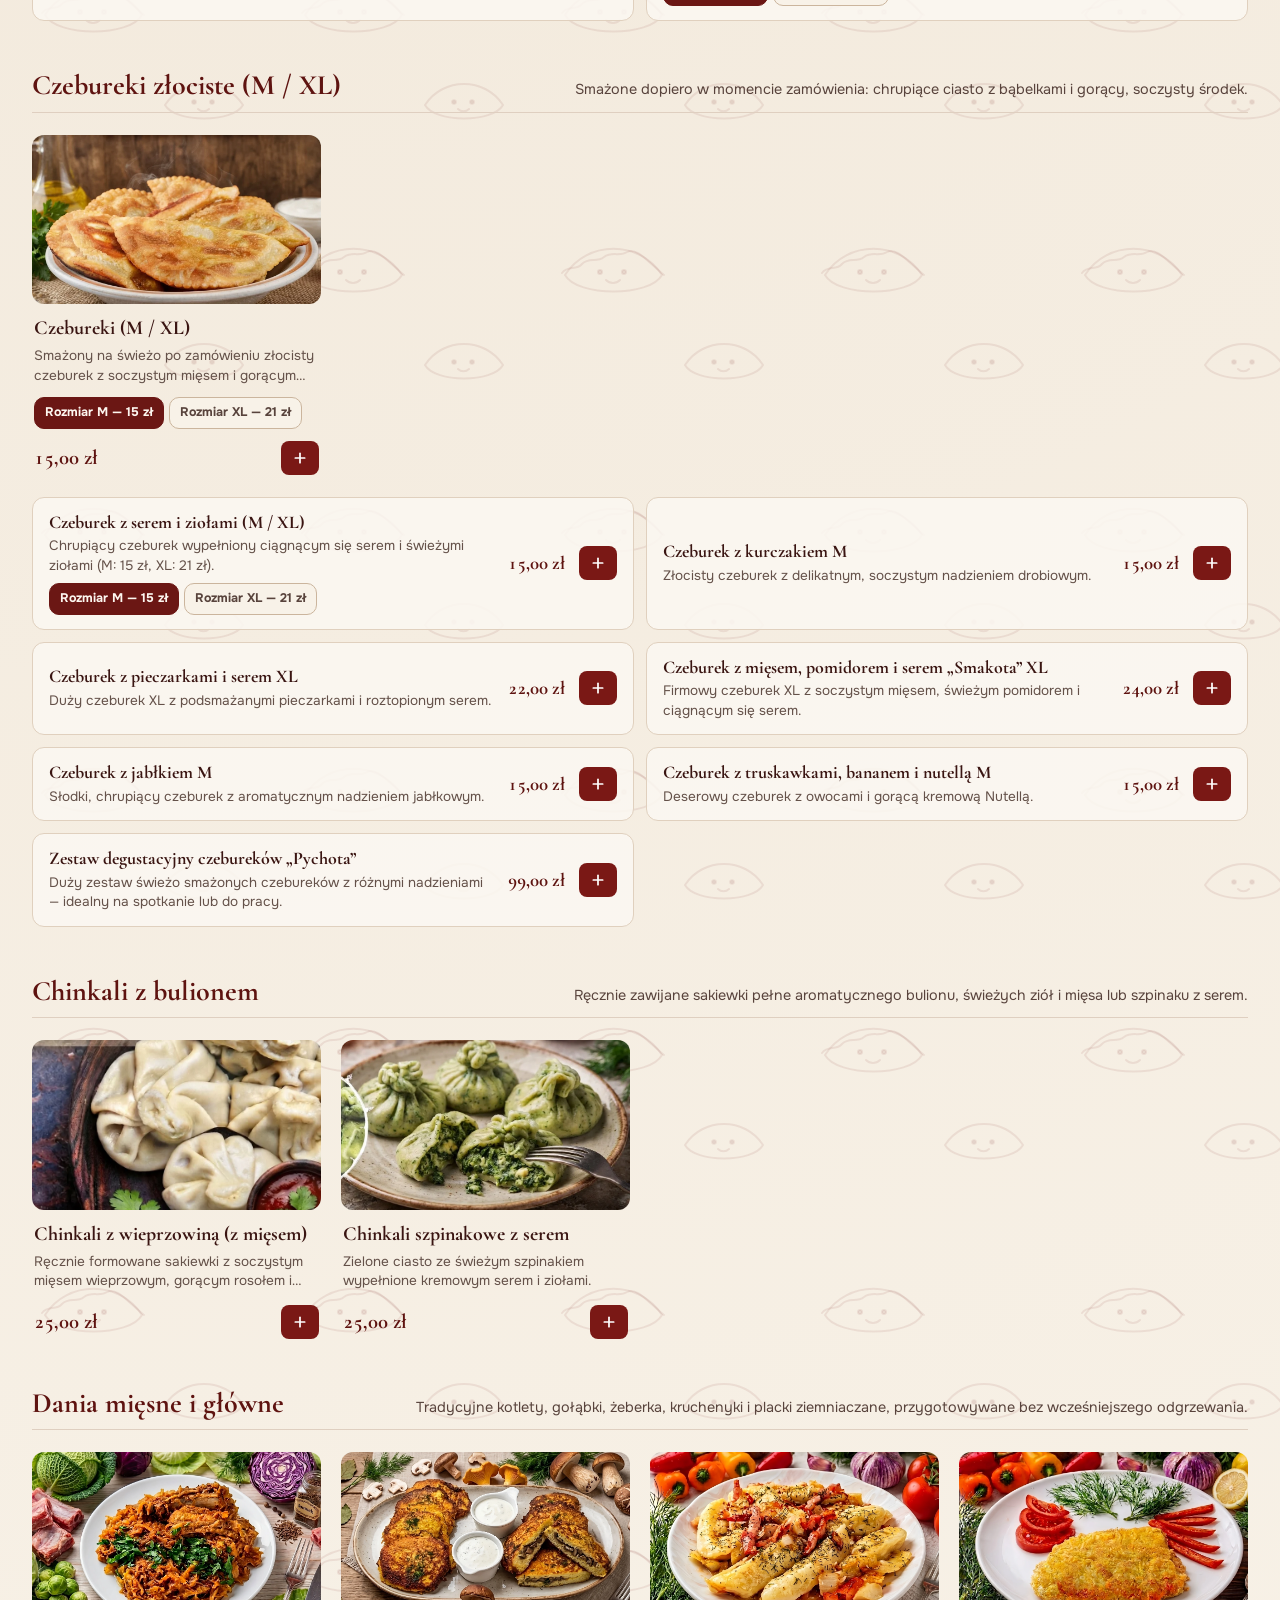
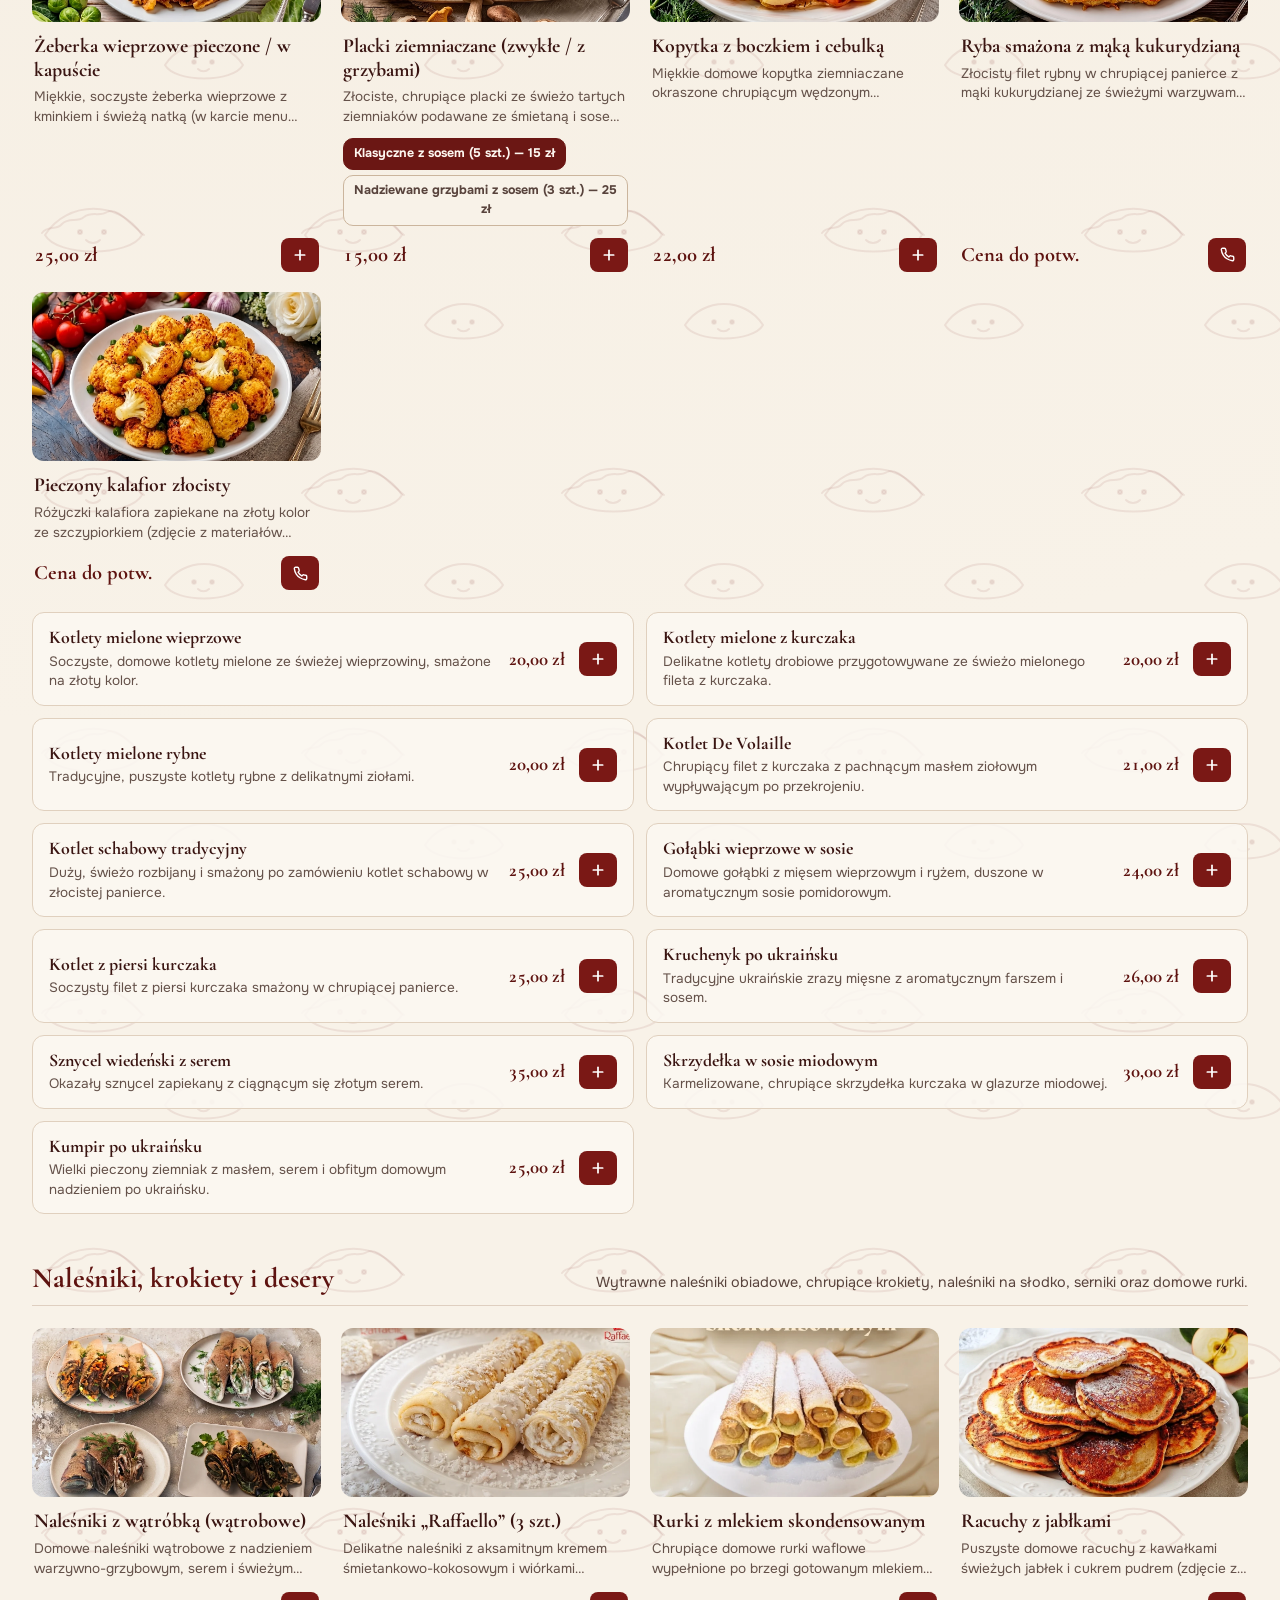
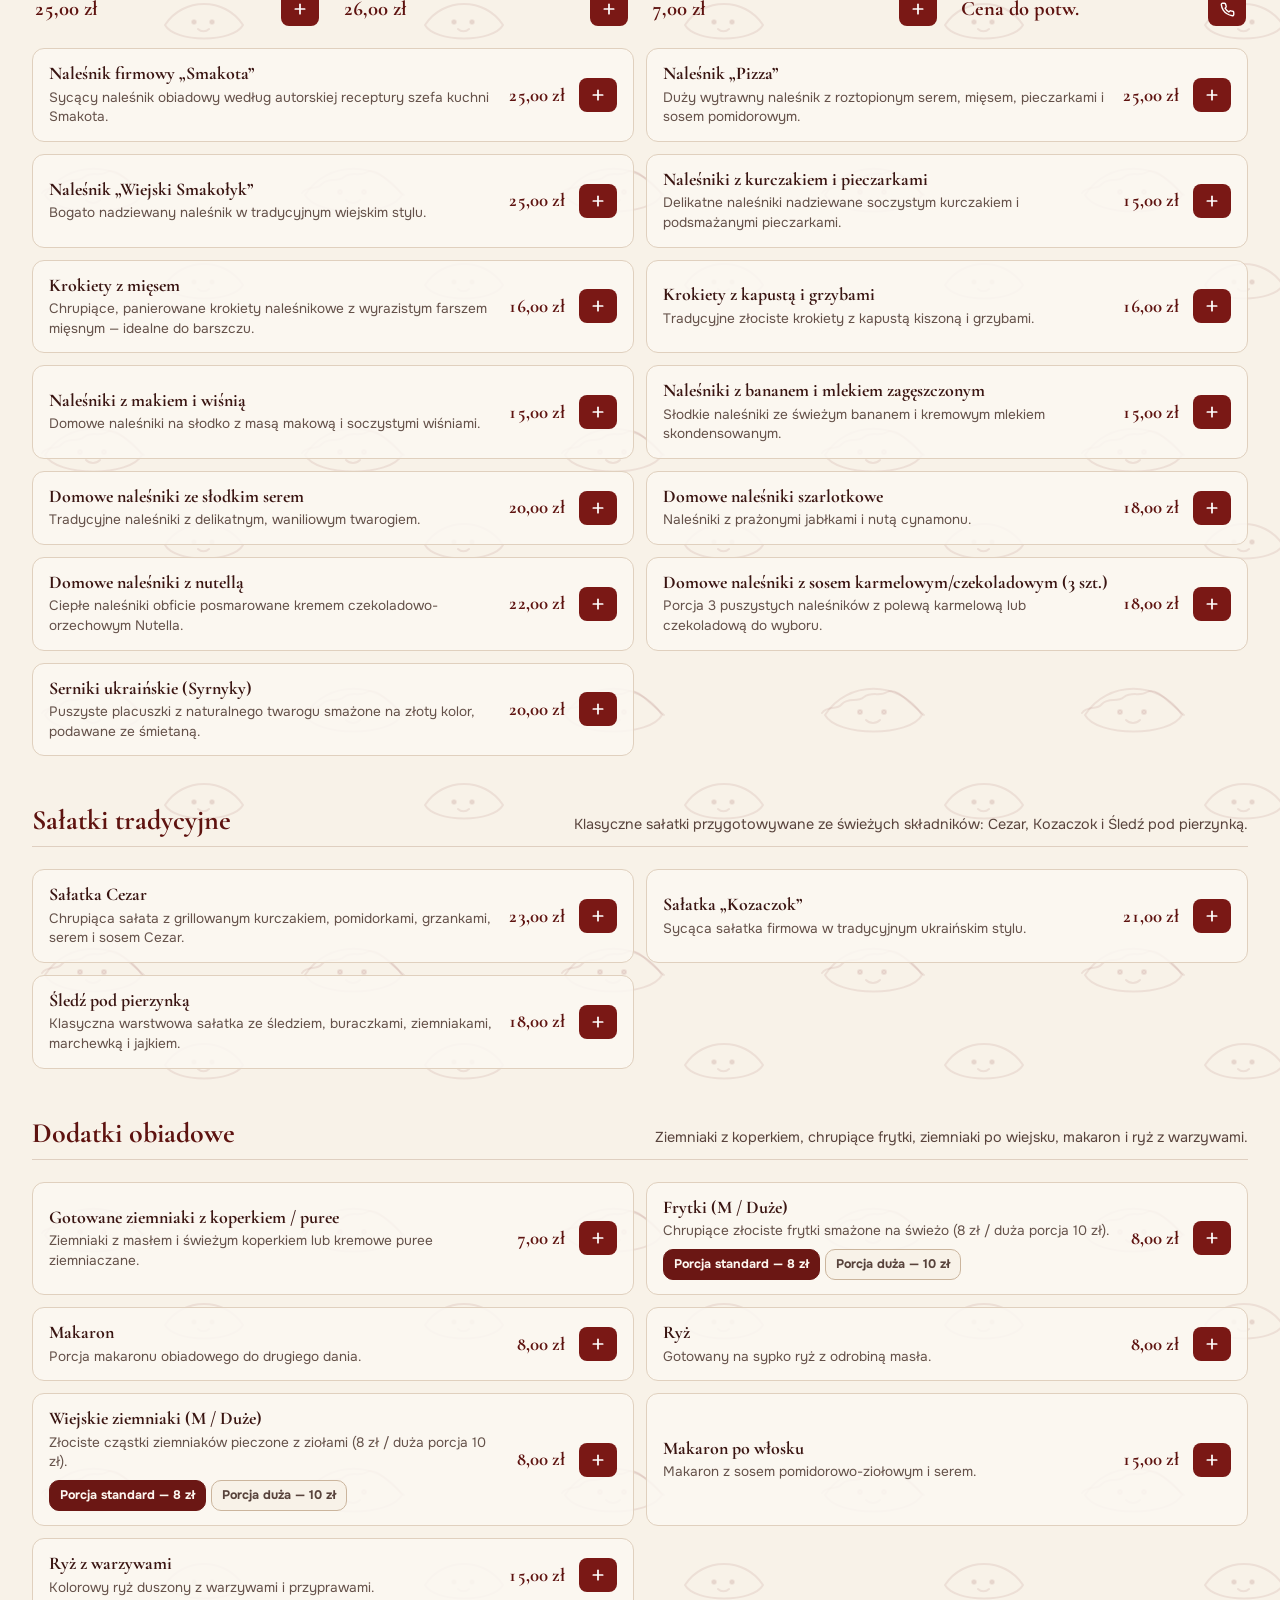
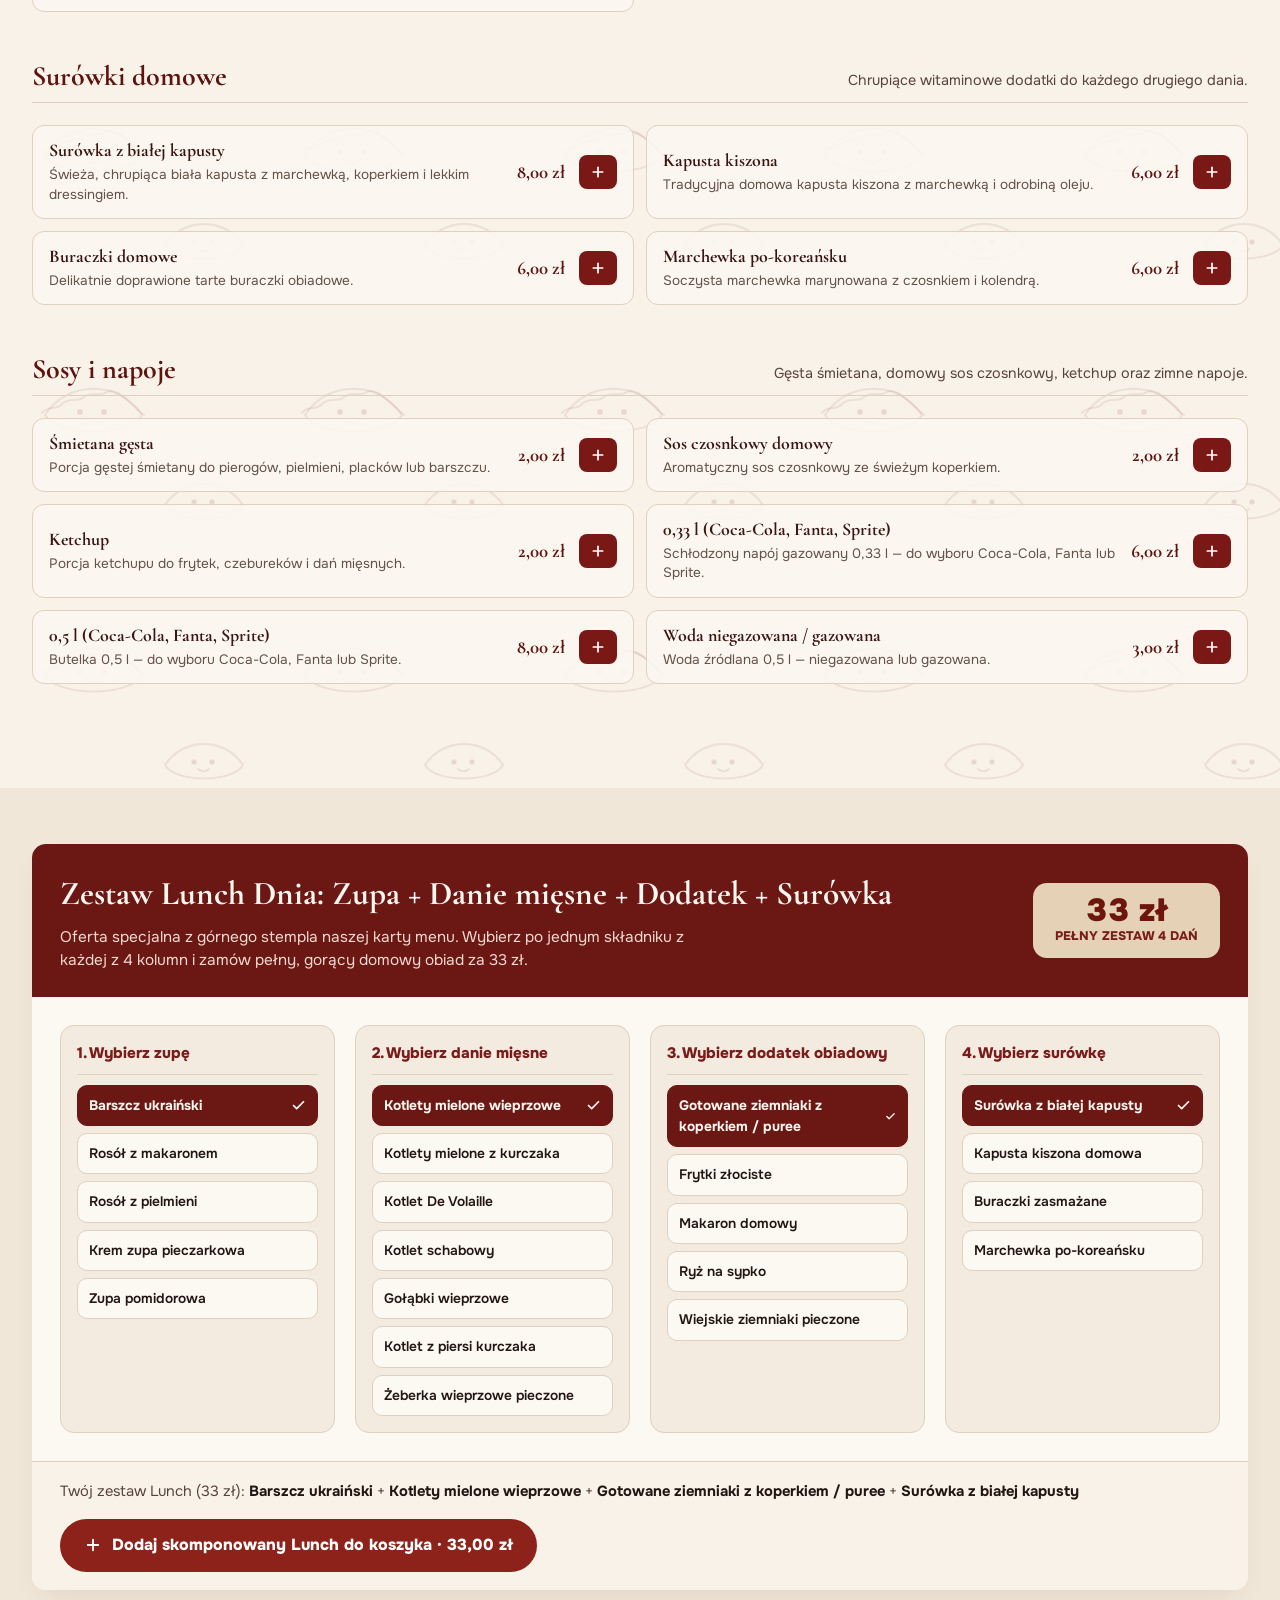
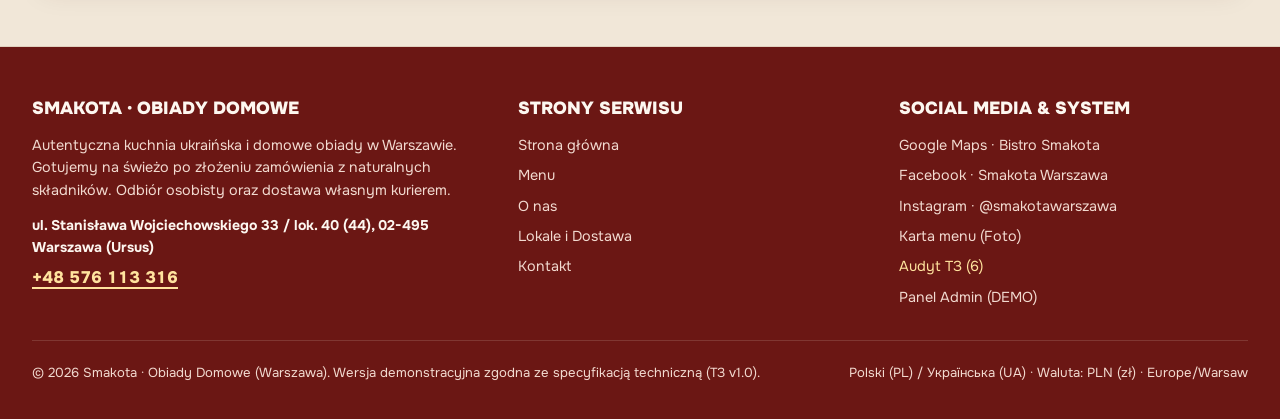
<file: menu.html>
<!DOCTYPE html>
<html lang="pl">
<head>
  <meta charset="UTF-8" />
  <meta name="viewport" content="width=device-width, initial-scale=1.0" />
  <title>Menu i Lunch Dnia 33 zł · Smakota Obiady Domowe Warszawa</title>
  <meta name="description" content="Pełna karta menu Smakota w Warszawie (53 dania w 11 kategoriach): zupy, barszcz ukraiński, pierogi, pielmieni, czebureki, chinkali, naleśniki oraz Lunch Dnia za 33 zł." />
  <link rel="preconnect" href="https://fonts.googleapis.com" />
  <link rel="preconnect" href="https://fonts.gstatic.com" crossorigin />
  <link href="https://fonts.googleapis.com/css2?family=Cormorant+Garamond:ital,wght@0,600;0,700;1,600;1,700&family=Onest:wght@400;500;600;700;800&family=Yeseva+One&display=swap" rel="stylesheet" />
  <link rel="stylesheet" href="styles.css" />
</head>
<body>

  <header class="site-header">
    <div class="container header-inner">
      <a href="index.html" class="brand-lockup">
        <img src="img/smakota-logo.webp" alt="Logo Smakota" class="brand-logo-img" width="56" height="42" />
        <div class="brand-text-wrap">
          <span class="brand-title">SMAKOTA</span>
          <span class="brand-subtitle" data-i18n="brandSubtitle">OBIADY DOMOWE</span>
        </div>
      </a>

      <nav class="main-nav" aria-label="Główna nawigacja">
        <a href="index.html" class="nav-link" data-i18n="navHome">Strona główna</a>
        <a href="menu.html" class="nav-link active" data-i18n="navMenu">Menu</a>
        <a href="about.html" class="nav-link" data-i18n="navAbout">O nas</a>
        <a href="locations.html" class="nav-link" data-i18n="navLocations">Lokale i Dostawa</a>
        <a href="contact.html" class="nav-link" data-i18n="navContact">Kontakt</a>
      </nav>

      <div class="header-actions">
        <div class="lang-switcher" role="group" aria-label="Wybór języka">
          <button type="button" class="lang-btn active" data-lang="pl">PL</button>
          <button type="button" class="lang-btn" data-lang="uk">UA</button>
        </div>

        <a href="tel:+48576113316" class="header-call-btn phone-link" id="headerPhoneLink">
          <svg width="17" height="17" viewBox="0 0 24 24" fill="none" stroke="currentColor" stroke-width="2.3" stroke-linecap="round" stroke-linejoin="round" aria-hidden="true"><path d="M22 16.92v3a2 2 0 0 1-2.18 2 19.79 19.79 0 0 1-8.63-3.07 19.5 19.5 0 0 1-6-6 19.79 19.79 0 0 1-3.07-8.67A2 2 0 0 1 4.11 2h3a2 2 0 0 1 2 1.72 12.84 12.84 0 0 0 .7 2.81 2 2 0 0 1-.45 2.11L8.09 9.91a16 16 0 0 0 6 6l1.27-1.27a2 2 0 0 1 2.11-.45 12.84 12.84 0 0 0 2.81.7A2 2 0 0 1 22 16.92z"/></svg>
          <span id="headerPhoneText">+48 576 113 316</span>
        </a>

        <button type="button" class="header-cart-btn" id="openCartBtn" aria-label="Otwórz koszyk">
          <svg width="18" height="18" viewBox="0 0 24 24" fill="none" stroke="currentColor" stroke-width="2.3" stroke-linecap="round" stroke-linejoin="round" aria-hidden="true"><circle cx="8" cy="21" r="1"/><circle cx="19" cy="21" r="1"/><path d="M2.05 2.05h2l2.66 12.42a2 2 0 0 0 2 1.58h9.78a2 2 0 0 0 1.95-1.57l1.65-7.43H5.12"/></svg>
          <span data-i18n="cartBtnLabel">Koszyk</span>
          <span class="cart-badge tabular-nums" id="headerCartCount">0</span>
        </button>

        <button type="button" class="mobile-menu-toggle" id="mobileMenuToggle" aria-label="Menu" aria-expanded="false" aria-controls="mobileNavDrawer">
          <svg width="20" height="20" viewBox="0 0 24 24" fill="none" stroke="currentColor" stroke-width="2.2" stroke-linecap="round" stroke-linejoin="round" aria-hidden="true"><line x1="4" x2="20" y1="6" y2="6"/><line x1="4" x2="20" y1="12" y2="12"/><line x1="4" x2="20" y1="18" y2="18"/></svg>
        </button>
      </div>
    </div>
  </header>

  <main>
    <!-- 1. MENU PAGE HERO MATCHING PHOTO 1 + PHOTO 2 -->
    <section class="m1-hero">
      <div class="container">
        <div class="m1-hero-content">
          <h1 class="m1-hero-title">
            <span data-i18n="menuHeroLine1">Tradycyjna</span><br />
            <span data-i18n="menuHeroLine2">kuchnia ukraińska</span>
          </h1>
          <p class="m1-hero-subtitle" data-i18n="menuHeroLead">
            Domowe dania przygotowywane ze świeżych i naturalnych składników.
          </p>
        </div>
      </div>

      <div class="m1-hero-visual">
        <img src="img/menu-hero-varenyky.webp" alt="Ręcznie lepione pierogi z cebulką na wyszywanym ręczniku" width="1024" height="512" />
      </div>
    </section>

    <!-- 2. HORIZONTAL CATEGORY ICON STRIP -->
    <nav class="m1-cat-bar" aria-label="Kategorie menu">
      <div class="container">
        <div class="m1-cat-list" id="categoryNavStrip" role="tablist"></div>
      </div>
    </nav>

    <!-- 3. POPULAR DISHES 4-COLUMN ROW MATCHING PHOTO 1 -->
    <section class="m1-popular-section" id="menuPopularSection">
      <div class="container">
        <div class="m1-section-head">
          <h2 class="m1-section-title" data-i18n="p4PopularTitle">Popularne dania</h2>
          <a href="#menu-section" class="m1-see-all-link">
            <span data-i18n="menuSeeAllLink">Zobacz całe menu</span>
            <svg width="16" height="16" viewBox="0 0 24 24" fill="none" stroke="currentColor" stroke-width="2.2" stroke-linecap="round" stroke-linejoin="round" aria-hidden="true"><path d="M5 12h14"/><path d="m12 5 7 7-7 7"/></svg>
          </a>
        </div>

        <div class="m1-cards-grid" id="menuPopularGrid"></div>
      </div>
    </section>

    <!-- 4. FULL MENU CATALOG SECTION -->
    <section class="m1-catalog-section" id="menu-section">
      <div class="container">
        <div class="m1-toolbar">
          <div class="search-input-wrap">
            <svg width="17" height="17" viewBox="0 0 24 24" fill="none" stroke="currentColor" stroke-width="2.2" stroke-linecap="round" stroke-linejoin="round" aria-hidden="true"><circle cx="11" cy="11" r="8"/><path d="m21 21-4.3-4.3"/></svg>
            <input type="search" id="menuSearchInput" class="menu-search-input" placeholder="Szukaj dania (np. barszcz, pierogi, czeburek, chinkali...)" aria-label="Szukaj dania w menu" />
          </div>

          <div class="m1-toolbar-right">
            <div class="view-mode-group" role="group" aria-label="Filtr widoku">
              <button type="button" class="view-mode-btn active" data-filter="all" data-i18n="filterAllDishes">Wszystkie dania (53)</button>
              <button type="button" class="view-mode-btn" data-filter="photo" data-i18n="filterPhotoOnly">Karty ze zdjęciem (21)</button>
              <button type="button" class="view-mode-btn" data-filter="paper" data-i18n="filterPaperSheet">Widok arkusza menu</button>
            </div>
          </div>
        </div>

        <div class="m1-subcat-strip" id="menuSubcatStrip" style="display: none;"></div>

        <div id="menuCatalogContainer"></div>
      </div>
    </section>

    <!-- INTERACTIVE 33 ZŁ LUNCH DNIA CONFIGURATOR -->
    <section class="lunch-builder-section" id="lunch-section">
      <div class="container">
        <div class="lunch-builder-shell">
          <div class="lunch-builder-header">
            <div>
              <h2 class="lunch-builder-title" data-i18n="lunchBuilderTitle">
                Zestaw Lunch Dnia: Zupa + Danie mięsne + Dodatek + Surówka
              </h2>
              <p class="lunch-builder-sub" data-i18n="lunchBuilderSub">
                Oferta specjalna z górnego stempla naszej karty menu. Wybierz po jednym składniku z każdej z 4 kolumn i zamów pełny, gorący domowy obiad za 33 zł.
              </p>
            </div>
            <div class="lunch-price-medallion">
              <span class="price-big tabular-nums">33 zł</span>
              <span class="price-caption" data-i18n="lunchPriceCaption">PEŁNY ZESTAW 4 DAŃ</span>
            </div>
          </div>

          <div class="lunch-steps-grid" id="lunchStepsGrid"></div>

          <div class="lunch-builder-footer">
            <div class="lunch-summary-text" id="lunchSelectionSummary"></div>
            <button type="button" class="btn-primary" id="addLunchComboBtn">
              <svg width="18" height="18" viewBox="0 0 24 24" fill="none" stroke="currentColor" stroke-width="2.4" stroke-linecap="round" stroke-linejoin="round" aria-hidden="true"><path d="M12 5v14"/><path d="M5 12h14"/></svg>
              <span data-i18n="btnAddLunchCombo">Dodaj skomponowany Lunch do koszyka · 33,00 zł</span>
            </button>
          </div>
        </div>
      </div>
    </section>
  </main>

  <footer class="site-footer">
    <div class="container">
      <div class="footer-grid">
        <div>
          <h3 class="footer-heading">SMAKOTA · OBIADY DOMOWE</h3>
          <p style="font-size: 0.9rem; color: var(--ink-on-burgundy-soft); max-width: 44ch; margin-bottom: 14px;" data-i18n="footerAbout">
            Autentyczna kuchnia ukraińska i domowe obiady w Warszawie. Gotujemy na świeżo po złożeniu zamówienia z naturalnych składników. Odbiór osobisty oraz dostawa własnym kurierem.
          </p>
          <div style="font-size: 0.88rem; color: var(--ink-on-burgundy); font-weight: 700;">
            ul. Stanisława Wojciechowskiego 33 / lok. 40 (44), 02-495 Warszawa (Ursus)
          </div>
          <div style="margin-top: 6px;">
            <a href="tel:+48576113316" class="phone-link" style="color: #FFE39E; font-weight: 800; font-size: 1.05rem;">+48 576 113 316</a>
          </div>
        </div>

        <div>
          <h3 class="footer-heading" data-i18n="footerNavTitle">Strony serwisu</h3>
          <ul class="footer-links">
            <li><a href="index.html" data-i18n="navHome">Strona główna</a></li>
            <li><a href="menu.html" data-i18n="navMenu">Menu</a></li>
            <li><a href="about.html" data-i18n="navAbout">O nas</a></li>
            <li><a href="locations.html" data-i18n="navLocations">Lokale i Dostawa</a></li>
            <li><a href="contact.html" data-i18n="navContact">Kontakt</a></li>
          </ul>
        </div>

        <div>
          <h3 class="footer-heading" data-i18n="footerSocialTitle">Social Media &amp; System</h3>
          <ul class="footer-links">
            <li><a href="https://share.google/1MwYUzSfKmWTu60fy" target="_blank" rel="noopener noreferrer">Google Maps · Bistro Smakota</a></li>
            <li><a href="https://www.facebook.com/profile.php?id=61577930057347" target="_blank" rel="noopener noreferrer">Facebook · Smakota Warszawa</a></li>
            <li><a href="https://www.instagram.com/smakotawarszawa/" target="_blank" rel="noopener noreferrer">Instagram · @smakotawarszawa</a></li>
            <li><button type="button" id="footerOriginalMenuBtn" style="color: var(--ink-on-burgundy-soft); font-size: 0.9rem; text-align: left;" data-i18n="btnOriginalMenu">Karta menu (Foto)</button></li>
            <li><button type="button" id="footerAuditBtn" style="color: #FFE39E; font-size: 0.9rem; text-align: left;" data-i18n="btnAuditTz">Audyt ТЗ (6)</button></li>
            <li><button type="button" id="footerAdminBtn" style="color: var(--ink-on-burgundy-soft); font-size: 0.9rem; text-align: left;" data-i18n="btnAdminDemo">Panel Admin (DEMO)</button></li>
          </ul>
        </div>
      </div>

      <div class="footer-bottom">
        <span>© 2026 Smakota · Obiady Domowe (Warszawa). Wersja demonstracyjna zgodna ze specyfikacją techniczną (ТЗ v1.0).</span>
        <span>Polski (PL) / Українська (UA) · Waluta: PLN (zł) · Europe/Warsaw</span>
      </div>
    </div>
  </footer>

  <div class="mobile-bottom-bar">
    <a href="tel:+48576113316" class="btn-call-burgundy phone-link" style="flex: 1; padding: 11px 12px; font-size: 0.86rem;">
      <svg width="16" height="16" viewBox="0 0 24 24" fill="none" stroke="currentColor" stroke-width="2.4" stroke-linecap="round" stroke-linejoin="round" aria-hidden="true"><path d="M22 16.92v3a2 2 0 0 1-2.18 2 19.79 19.79 0 0 1-8.63-3.07 19.5 19.5 0 0 1-6-6 19.79 19.79 0 0 1-3.07-8.67A2 2 0 0 1 4.11 2h3a2 2 0 0 1 2 1.72 12.84 12.84 0 0 0 .7 2.81 2 2 0 0 1-.45 2.11L8.09 9.91a16 16 0 0 0 6 6l1.27-1.27a2 2 0 0 1 2.11-.45 12.84 12.84 0 0 0 2.81.7A2 2 0 0 1 22 16.92z"/></svg>
      <span data-i18n="mobileCallBtn">Zadzwoń</span>
    </a>
    <button type="button" class="btn-primary" id="mobileCartBtn" style="flex: 1.4; padding: 11px 14px; font-size: 0.88rem;">
      <svg width="16" height="16" viewBox="0 0 24 24" fill="none" stroke="currentColor" stroke-width="2.4" stroke-linecap="round" stroke-linejoin="round" aria-hidden="true"><circle cx="8" cy="21" r="1"/><circle cx="19" cy="21" r="1"/><path d="M2.05 2.05h2l2.66 12.42a2 2 0 0 0 2 1.58h9.78a2 2 0 0 0 1.95-1.57l1.65-7.43H5.12"/></svg>
      <span data-i18n="cartBtnLabel">Koszyk</span>
      <span class="cart-badge tabular-nums" id="mobileCartCount">0</span>
    </button>
  </div>

  <script src="data/menu-data.js"></script>
  <script src="app.js"></script>
</body>
</html>
</file>
<file: styles.css>
/* ==========================================================================
   SMAKOTA — OBIADY DOMOWE (WARSZAWA)
   Visual System Derived from Official Printed Menu, Table Tents & 21 Dish Banners
   ========================================================================== */

:root {
  /* Core Surfaces — Warm Linen Paper (#F8F2E8 from Photo 4), Flour Dough & Mahogany Borscht */
  --bg-parchment: #F8F2E8;
  --bg-parchment-deep: #F1E7D8;
  --bg-dough: #E8D9C5;
  --bg-rolling-pin: #E5D1B5;
  --bg-card: #FCF8F2;
  --bg-card-tinted: #F3EAE0;

  /* Burgundy Banner Surfaces (Zero pitch-black boxes) */
  --surface-burgundy: #6B1714;
  --surface-burgundy-rich: #7E1E1A;
  --surface-burgundy-deep: #4A100D;
  --surface-stamp: #6B1714;
  --surface-stamp-soft: #54120F;

  /* Brand Accents — Deep Borscht Burgundy & Warm Terracotta */
  --accent-terracotta: #8C2219;
  --accent-terracotta-hover: #6B1714;
  --accent-terracotta-stamp: #7A1E1A;
  --accent-gold: #C98A1C;
  --accent-gold-soft: #F7E4B8;
  --accent-logo-blue: #1B84C4;
  --accent-dill: #1E5227;
  --accent-dill-bg: #E6F2E8;

  /* Typography Inks — Warm Espresso & Burgundy (matching Photo 4) */
  --ink-primary: #221512;
  --ink-burgundy: #781D19;
  --ink-on-rolling-pin: #6E160D;
  --ink-secondary: #58433C;
  --ink-muted: #755A50;
  --ink-on-burgundy: #FDF7F0;
  --ink-on-burgundy-soft: #F2DAD0;
  --ink-on-stamp: #FDF7F0;

  /* Borders & Soft Offset Shadows */
  --border-warm: #E0D0BE;
  --border-warm-strong: #CBB59D;
  --shadow-soft: 0 12px 28px -10px rgba(58, 20, 14, 0.10);
  --shadow-elevated: 0 18px 40px -12px rgba(54, 14, 10, 0.16);

  /* Typography Families */
  --font-serif-folk: 'Cormorant Garamond', 'Yeseva One', Georgia, serif;
  --font-stamp-display: 'Onest', system-ui, -apple-system, sans-serif;
  --font-body: 'Onest', -apple-system, BlinkMacSystemFont, sans-serif;

  /* Radii & Transitions */
  --radius-card: 14px;
  --radius-control: 10px;
  --radius-pill: 999px;
  --ease-out-expo: cubic-bezier(0.16, 1, 0.3, 1);
}

/* Browser Surface Theming */
*,
*::before,
*::after {
  box-sizing: border-box;
  margin: 0;
  padding: 0;
}

::selection {
  background-color: var(--surface-burgundy);
  color: var(--ink-on-burgundy);
}

html {
  scroll-behavior: smooth;
  background-color: var(--bg-parchment);
  color: var(--ink-primary);
  font-family: var(--font-body);
  font-size: 16px;
  line-height: 1.55;
  caret-color: var(--accent-terracotta);
  -webkit-font-smoothing: antialiased;
}

/* Custom Scrollbar */
::-webkit-scrollbar {
  width: 11px;
  height: 11px;
}

::-webkit-scrollbar-track {
  background: var(--bg-parchment-deep);
}

::-webkit-scrollbar-thumb {
  background: var(--border-warm-strong);
  border-radius: 6px;
  border: 2px solid var(--bg-parchment-deep);
}

::-webkit-scrollbar-thumb:hover {
  background: var(--surface-burgundy);
}

:focus-visible {
  outline: 2.5px solid var(--accent-terracotta);
  outline-offset: 3px;
}

a {
  color: var(--ink-burgundy);
  text-underline-offset: 0.22em;
  text-decoration-thickness: 1.5px;
  transition: color 0.2s var(--ease-out-expo);
}

a:hover {
  color: var(--accent-terracotta);
}

img {
  max-width: 100%;
  display: block;
}

button,
input,
select,
textarea {
  font: inherit;
  color: inherit;
}

button {
  cursor: pointer;
  border: none;
  background: none;
}

.tabular-nums,
.price-tag,
.cart-count,
.phone-link,
.stat-num {
  font-variant-numeric: tabular-nums;
}

/* Subtle Hand-Drawn Pelmeni / Varenyky Watermark Background (Preserved across site) */
body {
  background-color: var(--bg-parchment);
  background-image:
    url("data:image/svg+xml,%3Csvg xmlns='http://www.w3.org/2000/svg' width='260' height='260' viewBox='0 0 260 260' fill='none' stroke='%23781D19' stroke-opacity='0.085' stroke-width='2' stroke-linecap='round' stroke-linejoin='round'%3E%3Cpath d='M45 95c22-35 75-35 97 0-12 22-85 22-97 0z'/%3E%3Cpath d='M42 93c6-8 14-2 20-9 7-7 15-1 22-7 8-6 16 0 23-5 7-4 15 3 21 9 6 5 11 10 16 14'/%3E%3Ccircle cx='80' cy='92' r='2' fill='%23781D19' fill-opacity='0.085'/%3E%3Ccircle cx='104' cy='92' r='2' fill='%23781D19' fill-opacity='0.085'/%3E%3Cpath d='M86 100c4 4 10 4 14 0'/%3E%3Cpath d='M165 185c18-28 60-28 78 0-10 18-68 18-78 0z'/%3E%3Ccircle cx='194' cy='182' r='1.8' fill='%23781D19' fill-opacity='0.085'/%3E%3Ccircle cx='212' cy='182' r='1.8' fill='%23781D19' fill-opacity='0.085'/%3E%3Cpath d='M198 189c3 3 8 3 11 0'/%3E%3C/svg%3E"),
    radial-gradient(circle at 12% 18%, rgba(232, 217, 197, 0.45) 0%, transparent 45%);
  color: var(--ink-primary);
  overflow-x: clip;
}

.container {
  width: 100%;
  max-width: 1320px;
  margin: 0 auto;
  padding: 0 16px;
  min-width: 0;
}

@media (min-width: 768px) {
  .container {
    padding: 0 32px;
  }
}

main,
section,
header,
footer {
  max-width: 100vw;
  overflow-x: clip;
}

/* ==========================================================================
   1. VYSHYVANKA & TOP BRANCH UTILITY BAR
   ========================================================================== */

.vyshyvanka-trim {
  height: 10px;
  width: 100%;
  background-color: var(--surface-burgundy);
  background-image: url("data:image/svg+xml,%3Csvg xmlns='http://www.w3.org/2000/svg' width='40' height='10' viewBox='0 0 40 10'%3E%3Cpath fill='%23FAF4EB' fill-opacity='0.88' d='M4 1h2v2H4V1zm4 0h2v2H8V1zM6 3h2v2H6V3zM2 3h2v2H2V3zm8 0h2v2h-2V3zM4 5h2v2H4V5zm4 0h2v2H8V5zM6 7h2v2H6V7zm18-6h2v2h-2V1zm4 0h2v2h-2V1zm-2 2h2v2h-2V3zm-4 0h2v2h-2V3zm8 0h2v2h-2V3zm-6 2h2v2h-2V5zm4 0h2v2h-2V5zm-2 2h2v2h-2V7z'/%3E%3C/svg%3E");
  background-repeat: repeat-x;
  background-position: center;
}

.utility-bar {
  background-color: var(--surface-burgundy-deep);
  color: var(--ink-on-burgundy);
  font-size: 0.85rem;
  padding: 8px 0;
  border-bottom: 1px solid rgba(250, 244, 235, 0.14);
}

.utility-bar-inner {
  display: flex;
  flex-wrap: wrap;
  align-items: center;
  justify-content: space-between;
  gap: 10px 16px;
}

.utility-left,
.utility-right {
  display: flex;
  flex-wrap: wrap;
  align-items: center;
  gap: 10px 14px;
}

.branch-selector-pill {
  display: inline-flex;
  align-items: center;
  gap: 8px;
  background-color: rgba(250, 244, 235, 0.12);
  color: var(--ink-on-burgundy);
  padding: 5px 12px;
  border-radius: var(--radius-pill);
  font-weight: 600;
  transition: background-color 0.2s var(--ease-out-expo);
}

.branch-selector-pill:hover {
  background-color: rgba(250, 244, 235, 0.22);
}

.status-dot {
  width: 8px;
  height: 8px;
  border-radius: 50%;
  background-color: #5CE07A;
  flex-shrink: 0;
}

.status-dot.warning {
  background-color: var(--accent-gold);
}

.utility-hours {
  color: var(--ink-on-burgundy-soft);
  display: none;
  align-items: center;
  gap: 6px;
}

@media (min-width: 860px) {
  .utility-hours {
    display: inline-flex;
  }
}

.utility-btn {
  display: inline-flex;
  align-items: center;
  gap: 6px;
  padding: 4px 11px;
  border-radius: var(--radius-pill);
  background-color: rgba(250, 244, 235, 0.11);
  color: var(--ink-on-burgundy);
  font-weight: 600;
  font-size: 0.8rem;
  transition: background-color 0.2s var(--ease-out-expo);
}

.utility-btn:hover {
  background-color: var(--accent-terracotta);
  color: #fff;
}

.utility-btn.demo-badge {
  background-color: rgba(221, 160, 34, 0.22);
  color: #FFE39E;
}

.utility-btn.demo-badge:hover {
  background-color: var(--accent-gold);
  color: var(--ink-primary);
}

/* ==========================================================================
   2. MAIN STICKY HEADER (WITH OFFICIAL LOGO & ROLLING-PIN WORDMARK)
   ========================================================================== */

.site-header {
  position: sticky;
  top: 0;
  z-index: 90;
  background-color: rgba(250, 244, 235, 0.95);
  backdrop-filter: blur(10px);
  border-bottom: 1px solid var(--border-warm);
}

.header-inner {
  display: flex;
  flex-wrap: nowrap;
  align-items: center;
  justify-content: space-between;
  gap: 8px 12px;
  min-height: 58px;
  padding-top: 5px;
  padding-bottom: 5px;
}

@media (min-width: 768px) {
  .header-inner {
    gap: 16px 26px;
    min-height: 62px;
  }
}

.brand-lockup {
  display: inline-flex;
  align-items: center;
  gap: 10px;
  text-decoration: none;
  color: var(--ink-primary);
  min-width: 0;
}

.brand-logo-img {
  width: 48px;
  height: 36px;
  object-fit: contain;
  mix-blend-mode: multiply;
  flex-shrink: 0;
}

@media (min-width: 640px) {
  .brand-logo-img {
    width: 56px;
    height: 42px;
  }
}

.brand-text-wrap {
  display: flex;
  flex-direction: column;
  min-width: 0;
}

.brand-title {
  font-family: var(--font-stamp-display);
  font-weight: 900;
  font-size: 1.25rem;
  letter-spacing: -0.02em;
  line-height: 1.05;
  color: var(--accent-terracotta);
  text-transform: uppercase;
}

@media (min-width: 640px) {
  .brand-title {
    font-size: 1.45rem;
  }
}

.brand-subtitle {
  font-size: 0.65rem;
  font-weight: 700;
  color: var(--ink-burgundy);
  letter-spacing: 0.01em;
}

@media (min-width: 640px) {
  .brand-subtitle {
    font-size: 0.78rem;
    white-space: nowrap;
  }
}

.main-nav {
  display: none;
  align-items: center;
  gap: 18px;
}

@media (min-width: 1120px) {
  .main-nav {
    display: flex;
  }
}

.nav-link {
  text-decoration: none;
  font-weight: 700;
  font-size: 0.92rem;
  color: var(--ink-primary);
  padding: 6px 2px;
  position: relative;
  white-space: nowrap;
}

.nav-link:hover,
.nav-link.active {
  color: var(--accent-terracotta);
}

.header-actions {
  display: flex;
  align-items: center;
  gap: 8px;
  flex-shrink: 0;
}

/* PL / UA Language Switcher */
.lang-switcher {
  display: inline-flex;
  align-items: center;
  background-color: var(--bg-parchment-deep);
  border: 1px solid var(--border-warm);
  border-radius: var(--radius-pill);
  padding: 2px;
}

.lang-btn {
  padding: 5px 9px;
  border-radius: var(--radius-pill);
  font-weight: 800;
  font-size: 0.78rem;
  color: var(--ink-secondary);
  transition: background-color 0.2s var(--ease-out-expo), color 0.2s var(--ease-out-expo);
}

.lang-btn.active {
  background-color: var(--surface-burgundy);
  color: var(--ink-on-burgundy);
}

/* Header Call CTA */
.header-call-btn {
  display: none;
  align-items: center;
  gap: 7px;
  padding: 7px 14px;
  border-radius: var(--radius-pill);
  background-color: var(--bg-parchment-deep);
  border: 1px solid var(--border-warm-strong);
  color: var(--ink-burgundy);
  font-weight: 800;
  font-size: 0.85rem;
  text-decoration: none;
  white-space: nowrap;
  transition: background-color 0.2s var(--ease-out-expo), transform 0.2s var(--ease-out-expo);
}

@media (min-width: 760px) {
  .header-call-btn {
    display: inline-flex;
  }
}

.header-call-btn:hover {
  background-color: var(--bg-dough);
  color: var(--ink-primary);
  transform: translateY(-1px);
}

/* Header Cart Trigger */
.header-cart-btn {
  display: inline-flex;
  align-items: center;
  gap: 6px;
  padding: 7px 13px;
  border-radius: var(--radius-pill);
  background-color: var(--accent-terracotta);
  color: #fff;
  font-weight: 800;
  font-size: 0.84rem;
  white-space: nowrap;
  transition: background-color 0.2s var(--ease-out-expo), transform 0.2s var(--ease-out-expo);
}

.header-cart-btn [data-i18n="cartBtnLabel"] {
  display: none;
}

@media (min-width: 640px) {
  .header-cart-btn {
    padding: 7px 14px;
    font-size: 0.88rem;
    gap: 8px;
  }
  .header-cart-btn [data-i18n="cartBtnLabel"] {
    display: inline;
  }
}

.header-cart-btn:hover {
  background-color: var(--accent-terracotta-hover);
  transform: translateY(-1px);
}

.cart-badge {
  display: inline-flex;
  align-items: center;
  justify-content: center;
  min-width: 22px;
  height: 22px;
  padding: 0 6px;
  border-radius: var(--radius-pill);
  background-color: var(--surface-stamp);
  color: var(--ink-on-burgundy);
  font-size: 0.78rem;
  font-weight: 900;
}

/* ==========================================================================
   3. HERO SECTION — ROLLING-PIN MENU SHEET & LUNCH 33 ZŁ STAMP
   ========================================================================== */

.hero-section {
  position: relative;
  padding: 36px 0 52px;
  border-bottom: 1px solid var(--border-warm);
  overflow: hidden;
}

/* Hand-drawn pierogi & borscht background watermark SVG layer */
.hero-watermark {
  position: absolute;
  inset: 0;
  pointer-events: none;
  opacity: 0.08;
  background-image: url("data:image/svg+xml,%3Csvg xmlns='http://www.w3.org/2000/svg' width='260' height='260' viewBox='0 0 260 260' fill='none' stroke='%235E1914' stroke-width='2.2' stroke-linecap='round' stroke-linejoin='round'%3E%3Cpath d='M45 95c22-35 75-35 97 0-12 22-85 22-97 0z'/%3E%3Cpath d='M42 93c6-8 14-2 20-9 7-7 15-1 22-7 8-6 16 0 23-5 7-4 15 3 21 9 6 5 11 10 16 14'/%3E%3Ccircle cx='80' cy='92' r='2' fill='%235E1914'/%3E%3Ccircle cx='104' cy='92' r='2' fill='%235E1914'/%3E%3Cpath d='M86 100c4 4 10 4 14 0'/%3E%3Cpath d='M165 185c18-28 60-28 78 0-10 18-68 18-78 0z'/%3E%3Ccircle cx='194' cy='182' r='1.8' fill='%235E1914'/%3E%3Ccircle cx='212' cy='182' r='1.8' fill='%235E1914'/%3E%3Cpath d='M198 189c3 3 8 3 11 0'/%3E%3C/svg%3E");
}

.hero-grid {
  position: relative;
  display: grid;
  grid-template-columns: minmax(0, 1fr);
  gap: 32px;
  align-items: start;
}

.hero-left,
.hero-showcase {
  min-width: 0;
}

@media (min-width: 1024px) {
  .hero-grid {
    grid-template-columns: minmax(0, 1.08fr) minmax(0, 0.92fr);
    gap: 44px;
  }
}

/* Iconic Rolling Pin Banner (from top of physical menu & dish photos) */
.rolling-pin-banner {
  display: inline-flex;
  align-items: center;
  margin-bottom: 20px;
  max-width: 100%;
}

.rolling-pin-handle {
  display: none;
  width: 28px;
  height: 15px;
  background-color: var(--bg-rolling-pin);
  position: relative;
  flex-shrink: 0;
}

@media (min-width: 560px) {
  .rolling-pin-handle {
    display: inline-block;
  }
}

.rolling-pin-handle.left {
  border-radius: 99px 4px 4px 99px;
  margin-right: 4px;
}

.rolling-pin-handle.right {
  border-radius: 4px 99px 99px 4px;
  margin-left: 4px;
}

.rolling-pin-body {
  background-color: var(--bg-rolling-pin);
  padding: 10px 16px;
  border-radius: 12px;
  display: flex;
  flex-wrap: wrap;
  align-items: center;
  gap: 12px 18px;
  max-width: 100%;
}

@media (min-width: 560px) {
  .rolling-pin-body {
    padding: 10px 24px;
  }
}

.rolling-pin-wordmark {
  display: flex;
  flex-direction: column;
  line-height: 0.95;
}

.rp-smakota {
  font-family: var(--font-stamp-display);
  font-weight: 800;
  font-size: 1.15rem;
  letter-spacing: 0.08em;
  color: var(--ink-on-rolling-pin);
  text-transform: uppercase;
}

.rp-menu {
  font-family: var(--font-stamp-display);
  font-weight: 900;
  font-size: 2.3rem;
  letter-spacing: -0.03em;
  color: var(--ink-on-rolling-pin);
  text-transform: lowercase;
}

/* Circular Lunch Stamp inside Rolling Pin (from physical menu) */
.lunch-circle-stamp {
  display: inline-flex;
  flex-direction: column;
  align-items: center;
  justify-content: center;
  text-align: center;
  padding: 10px 16px;
  border-radius: 999px;
  border: 2.5px solid var(--accent-terracotta);
  background-color: rgba(250, 244, 235, 0.65);
  color: var(--ink-primary);
  font-size: 0.78rem;
  font-weight: 700;
  line-height: 1.25;
  cursor: pointer;
  transition: transform 0.2s var(--ease-out-expo), background-color 0.2s var(--ease-out-expo);
}

.lunch-circle-stamp:hover {
  background-color: var(--bg-card);
  transform: scale(1.03);
}

.lunch-circle-stamp strong {
  font-size: 0.95rem;
  color: var(--surface-burgundy);
  font-weight: 900;
}

.hero-headline {
  font-family: var(--font-serif-folk);
  font-size: clamp(2.1rem, 4vw, 3.35rem);
  line-height: 1.12;
  letter-spacing: -0.02em;
  color: var(--ink-burgundy);
  margin-bottom: 18px;
  text-wrap: balance;
}

.hero-lead {
  font-size: 1.08rem;
  color: var(--ink-secondary);
  max-width: 62ch;
  margin-bottom: 24px;
}

/* Factual Pillars from Call Transcript */
.hero-pillars {
  display: grid;
  grid-template-columns: 1fr;
  gap: 12px;
  margin-bottom: 28px;
}

@media (min-width: 640px) {
  .hero-pillars {
    grid-template-columns: repeat(3, 1fr);
  }
}

.pillar-item {
  background-color: var(--bg-card);
  border: 1px solid var(--border-warm);
  border-radius: var(--radius-card);
  padding: 14px 16px;
  display: flex;
  flex-direction: column;
  gap: 6px;
}

.pillar-header {
  display: flex;
  align-items: center;
  gap: 8px;
  font-weight: 800;
  font-size: 0.92rem;
  color: var(--ink-burgundy);
}

.pillar-icon {
  color: var(--accent-terracotta);
  flex-shrink: 0;
}

.pillar-text {
  font-size: 0.83rem;
  color: var(--ink-secondary);
  line-height: 1.4;
}

/* Primary Hero CTA Row */
.hero-cta-row {
  display: flex;
  flex-wrap: wrap;
  align-items: center;
  gap: 12px;
  margin-bottom: 24px;
}

.btn-primary {
  display: inline-flex;
  align-items: center;
  justify-content: center;
  gap: 10px;
  padding: 14px 24px;
  border-radius: var(--radius-pill);
  background-color: var(--accent-terracotta);
  color: #fff;
  font-weight: 800;
  font-size: 1rem;
  text-decoration: none;
  transition: background-color 0.2s var(--ease-out-expo), transform 0.2s var(--ease-out-expo);
}

.btn-primary:hover {
  background-color: var(--accent-terracotta-hover);
  color: #fff;
  transform: translateY(-2px);
}

.btn-call-burgundy {
  display: inline-flex;
  align-items: center;
  justify-content: center;
  gap: 10px;
  padding: 14px 22px;
  border-radius: var(--radius-pill);
  background-color: var(--surface-burgundy);
  color: var(--ink-on-burgundy);
  font-weight: 800;
  font-size: 1rem;
  text-decoration: none;
  transition: background-color 0.2s var(--ease-out-expo), transform 0.2s var(--ease-out-expo);
}

.btn-call-burgundy:hover {
  background-color: var(--surface-burgundy-rich);
  color: #fff;
  transform: translateY(-2px);
}

.btn-secondary-outline {
  display: inline-flex;
  align-items: center;
  justify-content: center;
  gap: 8px;
  padding: 13px 20px;
  border-radius: var(--radius-pill);
  background-color: var(--bg-card);
  border: 1.5px solid var(--border-warm-strong);
  color: var(--ink-burgundy);
  font-weight: 800;
  font-size: 0.94rem;
  text-decoration: none;
  transition: background-color 0.2s var(--ease-out-expo);
}

.btn-secondary-outline:hover {
  background-color: var(--bg-dough);
  color: var(--ink-primary);
}

/* Quick Branch & Fulfillment Bar inside Hero */
.hero-branch-box {
  background-color: var(--bg-parchment-deep);
  border: 1px solid var(--border-warm);
  border-radius: var(--radius-card);
  padding: 16px 18px;
  display: flex;
  flex-direction: column;
  gap: 12px;
}

.branch-box-top {
  display: flex;
  flex-wrap: wrap;
  align-items: center;
  justify-content: space-between;
  gap: 10px;
}

.branch-tabs {
  display: flex;
  flex-wrap: wrap;
  gap: 8px;
}

.branch-tab-btn {
  display: inline-flex;
  align-items: center;
  gap: 7px;
  padding: 7px 14px;
  border-radius: var(--radius-pill);
  background-color: var(--bg-card);
  border: 1px solid var(--border-warm);
  font-size: 0.85rem;
  font-weight: 700;
  color: var(--ink-secondary);
  transition: all 0.2s var(--ease-out-expo);
}

.branch-tab-btn.active {
  background-color: var(--surface-stamp);
  border-color: var(--surface-stamp);
  color: var(--ink-on-burgundy);
}

.fulfillment-toggle {
  display: inline-flex;
  background-color: var(--bg-card);
  border: 1px solid var(--border-warm);
  border-radius: var(--radius-pill);
  padding: 3px;
}

.fulfillment-btn {
  padding: 6px 13px;
  border-radius: var(--radius-pill);
  font-size: 0.82rem;
  font-weight: 700;
  color: var(--ink-secondary);
  transition: all 0.2s var(--ease-out-expo);
}

.fulfillment-btn.active {
  background-color: var(--accent-terracotta);
  color: #fff;
}

.branch-box-details {
  display: flex;
  flex-wrap: wrap;
  align-items: center;
  justify-content: space-between;
  gap: 8px 16px;
  font-size: 0.86rem;
  color: var(--ink-secondary);
}

/* Right Hero Column: Featured Photo Banner Stack */
.hero-showcase {
  display: flex;
  flex-direction: column;
  gap: 16px;
}

.hero-main-dish-card {
  background-color: var(--bg-card);
  border-radius: var(--radius-card);
  box-shadow: var(--shadow-elevated);
  overflow: hidden;
}

.folk-banner-bar {
  background-color: var(--surface-burgundy);
  color: var(--ink-on-burgundy);
  padding: 10px 16px;
  display: flex;
  align-items: center;
  justify-content: space-between;
  gap: 10px;
}

.folk-banner-title {
  font-family: var(--font-serif-folk);
  font-size: 1.2rem;
  color: var(--ink-on-burgundy);
  display: inline-flex;
  align-items: center;
  gap: 10px;
}

.hero-main-photo-wrap {
  position: relative;
  aspect-ratio: 2434 / 1728;
  overflow: hidden;
  background-color: #2b120e;
}

.hero-main-photo-wrap img {
  width: 100%;
  height: 100%;
  object-fit: cover;
  transition: transform 0.5s var(--ease-out-expo);
}

.hero-main-dish-card:hover .hero-main-photo-wrap img {
  transform: scale(1.02);
}

.hero-main-card-body {
  padding: 16px 20px;
  display: flex;
  flex-wrap: wrap;
  align-items: center;
  justify-content: space-between;
  gap: 12px;
}

.hero-mini-cards {
  display: grid;
  grid-template-columns: 1fr;
  gap: 14px;
}

@media (min-width: 480px) {
  .hero-mini-cards {
    grid-template-columns: repeat(2, 1fr);
  }
}

.hero-mini-card {
  background-color: var(--bg-card);
  border: 1px solid var(--border-warm);
  border-radius: var(--radius-card);
  overflow: hidden;
  display: flex;
  flex-direction: column;
}

.hero-mini-img {
  aspect-ratio: 1200 / 895;
  overflow: hidden;
  background-color: #2b120e;
}

.hero-mini-img img {
  width: 100%;
  height: 100%;
  object-fit: cover;
}

.hero-mini-info {
  padding: 11px 14px;
  display: flex;
  align-items: center;
  justify-content: space-between;
  gap: 8px;
}

.hero-mini-name {
  font-weight: 800;
  font-size: 0.9rem;
  color: var(--ink-primary);
}

.hero-mini-price {
  font-weight: 900;
  font-size: 0.95rem;
  color: var(--accent-terracotta);
  white-space: nowrap;
}

/* ==========================================================================
   4. SECTION HEADINGS (CLEAN SERIF WITHOUT BLACK BACKGROUND — PHOTO 2 & 4)
   ========================================================================== */

.stamp-heading {
  display: inline-flex;
  align-items: center;
  gap: 12px;
  background-color: transparent;
  color: var(--ink-primary);
  font-family: var(--font-serif-folk);
  font-weight: 700;
  letter-spacing: -0.01em;
  padding: 0;
  line-height: 1.15;
}

.stamp-heading.lg {
  font-size: clamp(1.65rem, 2.8vw, 2.25rem);
}

.stamp-heading.md {
  font-size: 1.45rem;
}

.dish-stamp-mini {
  background-color: var(--bg-parchment-deep);
  color: var(--ink-burgundy);
  border: 1px solid var(--border-warm);
  font-family: var(--font-stamp-display);
  font-weight: 800;
  font-size: 0.72rem;
  text-transform: uppercase;
  padding: 3px 10px;
  border-radius: var(--radius-pill);
}

/* ==========================================================================
   5. INTERACTIVE 33 ZŁ LUNCH DNIA CONFIGURATOR SECTION
   ========================================================================== */

.lunch-builder-section {
  padding: 56px 0;
  background-color: var(--bg-parchment-deep);
  border-bottom: 1px solid var(--border-warm);
}

.lunch-builder-shell {
  background-color: var(--bg-card);
  border-radius: var(--radius-card);
  box-shadow: var(--shadow-soft);
  overflow: hidden;
}

.lunch-builder-header {
  background-color: var(--surface-burgundy);
  color: var(--ink-on-burgundy);
  padding: 24px 28px;
  display: flex;
  flex-wrap: wrap;
  align-items: center;
  justify-content: space-between;
  gap: 20px;
}

.lunch-builder-title {
  font-family: var(--font-serif-folk);
  font-size: clamp(1.5rem, 2.6vw, 2.1rem);
  color: var(--ink-on-burgundy);
  margin-bottom: 6px;
}

.lunch-builder-sub {
  color: var(--ink-on-burgundy-soft);
  font-size: 0.96rem;
  max-width: 65ch;
}

.lunch-price-medallion {
  background-color: var(--bg-rolling-pin);
  color: var(--surface-burgundy-deep);
  padding: 12px 22px;
  border-radius: var(--radius-card);
  text-align: center;
  display: flex;
  flex-direction: column;
  align-items: center;
}

.lunch-price-medallion .price-big {
  font-family: var(--font-stamp-display);
  font-weight: 900;
  font-size: 2rem;
  line-height: 1;
  color: var(--ink-on-rolling-pin);
}

.lunch-price-medallion .price-caption {
  font-size: 0.78rem;
  font-weight: 800;
  color: var(--ink-burgundy);
}

.lunch-steps-grid {
  padding: 28px;
  display: grid;
  grid-template-columns: 1fr;
  gap: 20px;
}

@media (min-width: 680px) {
  .lunch-steps-grid {
    grid-template-columns: repeat(2, 1fr);
  }
}

@media (min-width: 1120px) {
  .lunch-steps-grid {
    grid-template-columns: repeat(4, 1fr);
  }
}

.lunch-step-col {
  background-color: var(--bg-card-tinted);
  border: 1px solid var(--border-warm);
  border-radius: var(--radius-card);
  padding: 16px;
  display: flex;
  flex-direction: column;
  gap: 10px;
}

.lunch-step-title {
  font-family: var(--font-stamp-display);
  font-weight: 800;
  font-size: 0.95rem;
  color: var(--ink-burgundy);
  padding-bottom: 8px;
  border-bottom: 1px solid var(--border-warm);
}

.lunch-radio-list {
  display: flex;
  flex-direction: column;
  gap: 7px;
}

.lunch-option-btn {
  text-align: left;
  padding: 9px 11px;
  border-radius: var(--radius-control);
  background-color: var(--bg-card);
  border: 1px solid var(--border-warm);
  font-size: 0.86rem;
  font-weight: 600;
  color: var(--ink-primary);
  display: flex;
  align-items: center;
  justify-content: space-between;
  gap: 8px;
  transition: all 0.18s var(--ease-out-expo);
}

.lunch-option-btn:hover {
  border-color: var(--accent-terracotta);
}

.lunch-option-btn.selected {
  background-color: var(--surface-burgundy);
  border-color: var(--surface-burgundy);
  color: var(--ink-on-burgundy);
  font-weight: 700;
}

.lunch-builder-footer {
  padding: 18px 28px;
  background-color: var(--bg-parchment);
  border-top: 1px solid var(--border-warm);
  display: flex;
  flex-wrap: wrap;
  align-items: center;
  justify-content: space-between;
  gap: 16px;
}

.lunch-summary-text {
  font-size: 0.92rem;
  color: var(--ink-secondary);
}

.lunch-summary-text strong {
  color: var(--ink-primary);
}

/* ==========================================================================
   6. MAIN MENU CATALOG SECTION (CARDS VIEW + PRINTED PAPER SHEET VIEW)
   ========================================================================== */

.menu-section {
  padding: 60px 0;
  border-bottom: 1px solid var(--border-warm);
}

.section-header-bar {
  display: flex;
  flex-wrap: wrap;
  align-items: flex-end;
  justify-content: space-between;
  gap: 20px;
  margin-bottom: 28px;
}

.section-heading-group {
  display: flex;
  flex-direction: column;
  gap: 10px;
}

.section-lead {
  color: var(--ink-secondary);
  font-size: 1rem;
  max-width: 65ch;
}

/* Search, View Mode & Printed Menu Scan Controls */
.menu-toolbar {
  background-color: var(--bg-parchment-deep);
  border: 1px solid var(--border-warm);
  border-radius: var(--radius-card);
  padding: 16px 20px;
  margin-bottom: 22px;
  display: flex;
  flex-wrap: wrap;
  align-items: center;
  justify-content: space-between;
  gap: 14px;
}

.search-input-wrap {
  position: relative;
  flex: 1 1 260px;
  max-width: 420px;
}

.search-input-wrap svg {
  position: absolute;
  left: 13px;
  top: 50%;
  transform: translateY(-50%);
  color: var(--ink-muted);
  pointer-events: none;
}

.menu-search-input {
  width: 100%;
  padding: 10px 14px 10px 40px;
  border-radius: var(--radius-pill);
  border: 1px solid var(--border-warm-strong);
  background-color: var(--bg-card);
  font-size: 0.92rem;
  color: var(--ink-primary);
}

.menu-search-input::placeholder {
  color: var(--ink-muted);
}

.menu-view-controls {
  display: flex;
  flex-wrap: wrap;
  align-items: center;
  gap: 10px;
}

.view-mode-group {
  display: inline-flex;
  background-color: var(--bg-card);
  border: 1px solid var(--border-warm);
  border-radius: var(--radius-pill);
  padding: 3px;
}

.view-mode-btn {
  padding: 7px 14px;
  border-radius: var(--radius-pill);
  font-size: 0.83rem;
  font-weight: 700;
  color: var(--ink-secondary);
  transition: all 0.2s var(--ease-out-expo);
}

.view-mode-btn.active {
  background-color: var(--surface-stamp);
  color: var(--ink-on-burgundy);
}

/* Sticky Category Stamp Pills */
.category-nav-strip {
  display: flex;
  gap: 8px;
  overflow-x: auto;
  padding: 6px 2px 14px;
  margin-bottom: 24px;
  scrollbar-width: thin;
}

.cat-pill-btn {
  flex-shrink: 0;
  padding: 9px 16px;
  border-radius: 6px;
  background-color: var(--bg-card);
  border: 1px solid var(--border-warm-strong);
  font-family: var(--font-stamp-display);
  font-weight: 800;
  font-size: 0.85rem;
  text-transform: uppercase;
  letter-spacing: 0.02em;
  color: var(--ink-burgundy);
  transition: all 0.2s var(--ease-out-expo);
}

.cat-pill-btn:hover {
  background-color: var(--bg-dough);
}

.cat-pill-btn.active {
  background-color: var(--surface-stamp);
  border-color: var(--surface-stamp);
  color: var(--ink-on-stamp);
}

/* Category Section Block in Menu */
.menu-category-block {
  margin-bottom: 48px;
}

.category-block-header {
  display: flex;
  flex-wrap: wrap;
  align-items: center;
  justify-content: space-between;
  gap: 12px;
  margin-bottom: 20px;
  padding-bottom: 12px;
  border-bottom: 2px solid var(--border-warm);
}

.category-block-desc {
  font-size: 0.92rem;
  color: var(--ink-secondary);
}

/* Dish Cards Grid */
.dishes-grid {
  display: grid;
  grid-template-columns: 1fr;
  gap: 22px;
}

@media (min-width: 640px) {
  .dishes-grid {
    grid-template-columns: repeat(2, 1fr);
  }
}

@media (min-width: 1040px) {
  .dishes-grid {
    grid-template-columns: repeat(3, 1fr);
  }
}

/* Individual Dish Card (Elevation declared ONCE: border only on resting card, shadow only on photo cards) */
.dish-card {
  background-color: var(--bg-card);
  border: 1px solid var(--border-warm);
  border-radius: var(--radius-card);
  overflow: hidden;
  display: flex;
  flex-direction: column;
  justify-content: space-between;
  transition: transform 0.22s var(--ease-out-expo), border-color 0.22s var(--ease-out-expo);
}

.dish-card:hover {
  transform: translateY(-3px);
  border-color: var(--accent-terracotta);
}

.dish-card.unavailable {
  opacity: 0.64;
}

/* Photo Container for the 21 Real Dish Photos */
.dish-photo-frame {
  position: relative;
  aspect-ratio: 2434 / 1728;
  background-color: #2A120E;
  overflow: hidden;
  cursor: pointer;
}

.dish-photo-frame img {
  width: 100%;
  height: 100%;
  object-fit: cover;
  transition: transform 0.45s var(--ease-out-expo);
}

.dish-card:hover .dish-photo-frame img {
  transform: scale(1.03);
}

/* Authentic Printed-Menu Paper Illustration Header for dishes without separate photo file */
.dish-paper-header {
  background-color: var(--bg-parchment-deep);
  padding: 12px 16px;
  border-bottom: 1px solid var(--border-warm);
  display: flex;
  align-items: center;
  justify-content: space-between;
  gap: 10px;
}

.dish-stamp-mini {
  background-color: #EFE4D6;
  color: #7A1E1A;
  font-family: var(--font-stamp-display);
  font-weight: 800;
  font-size: 0.72rem;
  text-transform: uppercase;
  padding: 4px 10px;
  border-radius: var(--radius-pill);
}

.source-badge {
  display: inline-flex;
  align-items: center;
  gap: 5px;
  padding: 3px 9px;
  border-radius: var(--radius-pill);
  font-size: 0.73rem;
  font-weight: 700;
}

.source-badge.confirmed {
  background-color: var(--accent-dill-bg);
  color: var(--accent-dill);
}

.source-badge.online {
  background-color: var(--accent-gold-soft);
  color: #6E4700;
}

.source-badge.pending {
  background-color: #FBE4DE;
  color: var(--surface-burgundy);
}

.dish-card-body {
  padding: 16px 18px;
  display: flex;
  flex-direction: column;
  gap: 10px;
  flex: 1;
}

.dish-title-row {
  display: flex;
  align-items: flex-start;
  justify-content: space-between;
  gap: 12px;
}

.dish-title {
  font-family: var(--font-serif-folk);
  font-size: 1.15rem;
  line-height: 1.25;
  color: var(--ink-burgundy);
  cursor: pointer;
}

.dish-title:hover {
  color: var(--accent-terracotta);
}

.dish-price {
  font-family: var(--font-stamp-display);
  font-weight: 900;
  font-size: 1.22rem;
  color: var(--accent-terracotta);
  white-space: nowrap;
}

.dish-price.pending-text {
  font-size: 0.82rem;
  color: var(--ink-secondary);
  font-weight: 700;
}

.dish-desc {
  font-size: 0.87rem;
  color: var(--ink-secondary);
  line-height: 1.45;
}

/* Variant Selector inside Card (e.g., M / XL or 500g / 1000g) */
.dish-variants-row {
  display: flex;
  flex-wrap: wrap;
  gap: 6px;
  margin-top: 4px;
}

.variant-chip {
  padding: 5px 10px;
  border-radius: var(--radius-control);
  background-color: var(--bg-parchment);
  border: 1px solid var(--border-warm-strong);
  font-size: 0.78rem;
  font-weight: 700;
  color: var(--ink-secondary);
}

.variant-chip.active {
  background-color: var(--surface-burgundy);
  border-color: var(--surface-burgundy);
  color: var(--ink-on-burgundy);
}

.dish-card-footer {
  padding: 12px 18px 16px;
  display: flex;
  align-items: center;
  justify-content: space-between;
  gap: 10px;
}

.btn-add-dish {
  flex: 1;
  display: inline-flex;
  align-items: center;
  justify-content: center;
  gap: 8px;
  padding: 10px 16px;
  border-radius: var(--radius-control);
  background-color: var(--accent-terracotta);
  color: #fff;
  font-weight: 800;
  font-size: 0.88rem;
  transition: background-color 0.2s var(--ease-out-expo);
}

.btn-add-dish:hover:not(:disabled) {
  background-color: var(--accent-terracotta-hover);
}

.btn-add-dish:disabled {
  background-color: var(--bg-dough);
  color: var(--ink-muted);
  cursor: not-allowed;
}

.btn-call-for-price {
  flex: 1;
  display: inline-flex;
  align-items: center;
  justify-content: center;
  gap: 8px;
  padding: 10px 16px;
  border-radius: var(--radius-control);
  background-color: var(--surface-burgundy);
  color: var(--ink-on-burgundy);
  font-weight: 800;
  font-size: 0.85rem;
  text-decoration: none;
}

/* ==========================================================================
   7. PRINTED PAPER MENU SHEET VIEW (2-COLUMN REPLICA OF WHATSAPP MENU PHOTO)
   ========================================================================== */

.paper-menu-sheet {
  background-color: var(--bg-parchment);
  border: 2px solid var(--border-warm-strong);
  border-radius: var(--radius-card);
  padding: 28px 24px;
  position: relative;
}

@media (min-width: 860px) {
  .paper-menu-sheet {
    padding: 40px 44px;
  }
}

.paper-menu-columns {
  display: grid;
  grid-template-columns: 1fr;
  gap: 32px 48px;
}

@media (min-width: 860px) {
  .paper-menu-columns {
    grid-template-columns: repeat(2, 1fr);
  }
}

.paper-cat-group {
  margin-bottom: 24px;
}

.paper-cat-list {
  margin-top: 14px;
  display: flex;
  flex-direction: column;
  gap: 9px;
}

.paper-dish-row {
  display: flex;
  align-items: baseline;
  justify-content: space-between;
  gap: 12px;
  padding-bottom: 6px;
  border-bottom: 1px dashed var(--border-warm);
}

.paper-dish-name {
  font-weight: 700;
  font-size: 0.96rem;
  color: var(--ink-burgundy);
}

.paper-dish-actions {
  display: inline-flex;
  align-items: center;
  gap: 10px;
  flex-shrink: 0;
}

.paper-dish-price {
  font-weight: 900;
  font-size: 0.98rem;
  color: var(--ink-burgundy);
}

.paper-quick-add {
  width: 28px;
  height: 28px;
  border-radius: 6px;
  background-color: var(--accent-terracotta);
  color: #fff;
  font-weight: 900;
  display: inline-flex;
  align-items: center;
  justify-content: center;
}

.paper-quick-add:hover {
  background-color: var(--surface-burgundy);
}

/* ==========================================================================
   8. B2B / CONSTRUCTION SITES & GROUP ORDERS (10–15+ OBIADÓW)
   ========================================================================== */

.b2b-section {
  padding: 56px 0;
  background-color: var(--surface-burgundy);
  color: var(--ink-on-burgundy);
}

.b2b-grid {
  display: grid;
  grid-template-columns: 1fr;
  gap: 32px;
  align-items: center;
}

@media (min-width: 960px) {
  .b2b-grid {
    grid-template-columns: 1.05fr 0.95fr;
    gap: 44px;
  }
}

.b2b-title {
  font-family: var(--font-serif-folk);
  font-size: clamp(1.75rem, 3vw, 2.45rem);
  color: var(--ink-on-burgundy);
  margin: 14px 0;
}

.b2b-lead {
  color: var(--ink-on-burgundy-soft);
  font-size: 1.02rem;
  margin-bottom: 22px;
  max-width: 60ch;
}

.b2b-perks {
  display: flex;
  flex-direction: column;
  gap: 12px;
  margin-bottom: 24px;
}

.b2b-perk-item {
  display: flex;
  align-items: flex-start;
  gap: 10px;
  font-size: 0.95rem;
  color: var(--ink-on-burgundy);
}

.b2b-calculator-card {
  background-color: var(--bg-parchment);
  color: var(--ink-primary);
  border-radius: var(--radius-card);
  padding: 26px;
}

.b2b-calc-title {
  font-family: var(--font-stamp-display);
  font-weight: 900;
  font-size: 1.25rem;
  color: var(--ink-burgundy);
  margin-bottom: 14px;
}

.b2b-preset-pills {
  display: flex;
  flex-wrap: wrap;
  gap: 8px;
  margin-bottom: 18px;
}

.b2b-qty-pill {
  padding: 9px 16px;
  border-radius: var(--radius-control);
  background-color: var(--bg-card);
  border: 1.5px solid var(--border-warm-strong);
  font-weight: 800;
  font-size: 0.9rem;
  color: var(--ink-burgundy);
}

.b2b-qty-pill.active {
  background-color: var(--surface-stamp);
  border-color: var(--surface-stamp);
  color: var(--ink-on-stamp);
}

.b2b-calc-summary {
  background-color: var(--bg-parchment-deep);
  border: 1px solid var(--border-warm);
  border-radius: var(--radius-card);
  padding: 16px;
  margin-bottom: 18px;
  display: flex;
  align-items: center;
  justify-content: space-between;
  gap: 12px;
}

.b2b-total-price {
  font-family: var(--font-stamp-display);
  font-weight: 900;
  font-size: 1.7rem;
  color: var(--accent-terracotta);
}

/* ==========================================================================
   9. MULTI-BRANCH LOCATIONS & DELIVERY ZONE CHECKER
   ========================================================================== */

.locations-section {
  padding: 60px 0;
  border-bottom: 1px solid var(--border-warm);
}

.branches-grid {
  display: grid;
  grid-template-columns: 1fr;
  gap: 22px;
  margin-bottom: 32px;
}

@media (min-width: 860px) {
  .branches-grid {
    grid-template-columns: repeat(3, 1fr);
  }
}

.branch-card {
  background-color: var(--bg-card);
  border: 1px solid var(--border-warm);
  border-radius: var(--radius-card);
  padding: 22px;
  display: flex;
  flex-direction: column;
  justify-content: space-between;
  gap: 16px;
}

.branch-card.active-branch {
  border: 2px solid var(--accent-terracotta);
}

.branch-status-badge {
  display: inline-flex;
  align-items: center;
  gap: 6px;
  padding: 4px 10px;
  border-radius: var(--radius-pill);
  font-size: 0.76rem;
  font-weight: 800;
}

.branch-status-badge.active {
  background-color: var(--accent-dill-bg);
  color: var(--accent-dill);
}

.branch-status-badge.soon {
  background-color: var(--accent-gold-soft);
  color: #6B4600;
}

.branch-name {
  font-family: var(--font-serif-folk);
  font-size: 1.28rem;
  color: var(--ink-burgundy);
  margin-top: 8px;
}

.branch-meta-list {
  display: flex;
  flex-direction: column;
  gap: 8px;
  font-size: 0.9rem;
  color: var(--ink-secondary);
}

/* Delivery Zone Checker Box */
.zone-checker-card {
  background-color: var(--bg-parchment-deep);
  border: 1px solid var(--border-warm-strong);
  border-radius: var(--radius-card);
  padding: 24px;
  display: flex;
  flex-wrap: wrap;
  align-items: center;
  justify-content: space-between;
  gap: 20px;
}

.zone-input-group {
  display: flex;
  flex-wrap: wrap;
  gap: 10px;
  flex: 1 1 320px;
}

.zone-input {
  flex: 1 1 200px;
  padding: 11px 16px;
  border-radius: var(--radius-control);
  border: 1px solid var(--border-warm-strong);
  background-color: var(--bg-card);
}

/* ==========================================================================
   10. REVIEWS & TABLE-TENT QR CARD SECTION (FROM WHATSAPP TABLE TENT PHOTOS)
   ========================================================================== */

.reviews-section {
  padding: 52px 0;
  background-color: rgba(241, 231, 216, 0.56);
  border-top: 1px solid rgba(224, 208, 190, 0.7);
  border-bottom: 1px solid var(--border-warm);
}

.reviews-layout {
  display: grid;
  grid-template-columns: 1fr;
  gap: 32px;
  align-items: start;
}

@media (min-width: 980px) {
  .reviews-layout {
    grid-template-columns: 1.15fr 0.85fr;
  }
}

.reviews-cards-stack {
  display: flex;
  flex-direction: column;
  gap: 16px;
}

.review-card {
  background-color: var(--bg-card);
  border: 1px solid var(--border-warm);
  border-radius: var(--radius-card);
  padding: 20px 22px;
}

.review-card-top {
  display: flex;
  align-items: center;
  justify-content: space-between;
  gap: 10px;
  margin-bottom: 10px;
}

.review-author {
  font-weight: 800;
  color: var(--ink-burgundy);
}

.review-source-tag {
  font-size: 0.78rem;
  font-weight: 700;
  color: var(--ink-muted);
  background-color: var(--bg-parchment);
  padding: 3px 10px;
  border-radius: var(--radius-pill);
}

.review-stars {
  color: var(--accent-gold);
  display: inline-flex;
  gap: 2px;
  margin-bottom: 8px;
}

/* Replica of Table-Tent Review Card (WhatsApp Image 9.30.05 & 9.30.29) */
.table-tent-card {
  background-color: var(--bg-card);
  border-radius: var(--radius-card);
  box-shadow: var(--shadow-soft);
  padding: 28px 24px;
  text-align: center;
  display: flex;
  flex-direction: column;
  align-items: center;
  gap: 14px;
}

.tent-logo {
  width: 112px;
  height: auto;
  mix-blend-mode: multiply;
}

.tent-heading {
  font-family: var(--font-stamp-display);
  font-weight: 900;
  font-size: 1.55rem;
  line-height: 1.15;
  color: var(--surface-burgundy);
}

.tent-body {
  font-size: 0.95rem;
  color: var(--ink-secondary);
  max-width: 36ch;
}

.tent-italic {
  font-style: italic;
  color: var(--ink-burgundy);
  font-weight: 700;
}

/* ==========================================================================
   11. FOOTER
   ========================================================================== */

.site-footer {
  background-color: var(--surface-stamp);
  color: var(--ink-on-burgundy);
  padding: 44px 0 96px;
}

@media (min-width: 960px) {
  .site-footer {
    padding: 48px 0 36px;
  }
}

.footer-grid {
  display: grid;
  grid-template-columns: 1fr;
  gap: 32px;
  margin-bottom: 32px;
}

@media (min-width: 768px) {
  .footer-grid {
    grid-template-columns: 1.3fr 1fr 1fr;
  }
}

.footer-heading {
  font-family: var(--font-stamp-display);
  font-weight: 900;
  font-size: 1.1rem;
  color: var(--ink-on-stamp);
  text-transform: uppercase;
  margin-bottom: 12px;
}

.footer-links {
  list-style: none;
  display: flex;
  flex-direction: column;
  gap: 8px;
  font-size: 0.9rem;
}

.footer-links a {
  color: var(--ink-on-burgundy-soft);
  text-decoration: none;
}

.footer-links a:hover {
  color: #fff;
}

.footer-bottom {
  padding-top: 22px;
  border-top: 1px solid rgba(250, 244, 235, 0.14);
  display: flex;
  flex-wrap: wrap;
  align-items: center;
  justify-content: space-between;
  gap: 12px;
  font-size: 0.82rem;
  color: var(--ink-on-burgundy-soft);
}

/* ==========================================================================
   12. STICKY MOBILE BOTTOM BAR
   ========================================================================== */

.mobile-bottom-bar {
  position: fixed;
  bottom: 0;
  left: 0;
  right: 0;
  z-index: 95;
  background-color: var(--bg-card);
  border-top: 1px solid var(--border-warm-strong);
  padding: 10px 16px;
  display: flex;
  align-items: center;
  gap: 10px;
}

@media (min-width: 960px) {
  .mobile-bottom-bar {
    display: none;
  }
}

/* ==========================================================================
   13. DRAWERS & MODALS (CART/CHECKOUT, PRINTED MENU SCAN, ADMIN, AUDIT)
   ========================================================================== */

.modal-backdrop {
  position: fixed;
  inset: 0;
  z-index: 120;
  background-color: rgba(26, 15, 13, 0.66);
  backdrop-filter: blur(4px);
  display: none;
  align-items: center;
  justify-content: center;
  padding: 16px;
}

.modal-backdrop.open {
  display: flex;
}

.modal-card {
  background-color: var(--bg-parchment);
  border-radius: var(--radius-card);
  box-shadow: var(--shadow-elevated);
  width: 100%;
  max-width: 780px;
  max-height: 90vh;
  overflow-y: auto;
  display: flex;
  flex-direction: column;
}

.modal-card.wide {
  max-width: 1040px;
}

.modal-header {
  background-color: var(--surface-burgundy);
  color: var(--ink-on-burgundy);
  padding: 18px 24px;
  display: flex;
  align-items: center;
  justify-content: space-between;
  gap: 12px;
  position: sticky;
  top: 0;
  z-index: 5;
}

.modal-title {
  font-family: var(--font-serif-folk);
  font-size: 1.3rem;
}

.modal-close-btn {
  width: 36px;
  height: 36px;
  border-radius: 50%;
  background-color: rgba(250, 244, 235, 0.16);
  color: #fff;
  display: inline-flex;
  align-items: center;
  justify-content: center;
}

.modal-close-btn:hover {
  background-color: var(--accent-terracotta);
}

.modal-body {
  padding: 24px;
}

/* Cart & Checkout Drawer */
.cart-drawer-backdrop {
  position: fixed;
  inset: 0;
  z-index: 125;
  background-color: rgba(26, 15, 13, 0.62);
  backdrop-filter: blur(3px);
  display: none;
  justify-content: flex-end;
}

.cart-drawer-backdrop.open {
  display: flex;
}

.cart-drawer {
  width: 100%;
  max-width: 480px;
  height: 100%;
  background-color: var(--bg-parchment);
  box-shadow: var(--shadow-elevated);
  display: flex;
  flex-direction: column;
}

.cart-drawer-body {
  flex: 1;
  overflow-y: auto;
  padding: 20px;
  display: flex;
  flex-direction: column;
  gap: 16px;
}

.cart-item-row {
  background-color: var(--bg-card);
  border: 1px solid var(--border-warm);
  border-radius: var(--radius-card);
  padding: 12px 14px;
  display: flex;
  align-items: center;
  justify-content: space-between;
  gap: 12px;
}

.cart-item-thumb {
  width: 58px;
  height: 48px;
  flex-shrink: 0;
  border-radius: 10px;
  object-fit: cover;
  background-color: var(--bg-parchment-deep);
  border: 1px solid rgba(139, 69, 44, 0.14);
}

.cart-item-price-line {
  display: flex;
  flex-wrap: wrap;
  align-items: baseline;
  gap: 2px 6px;
  font-size: 0.8rem;
  color: var(--ink-secondary);
}

.qty-controls {
  display: inline-flex;
  align-items: center;
  gap: 8px;
  background-color: var(--bg-parchment-deep);
  padding: 4px 8px;
  border-radius: var(--radius-pill);
}

.qty-btn {
  width: 26px;
  height: 26px;
  border-radius: 50%;
  background-color: var(--bg-card);
  font-weight: 900;
  color: var(--ink-burgundy);
}

.form-field {
  display: flex;
  flex-direction: column;
  gap: 5px;
  margin-bottom: 12px;
}

.form-field label {
  font-weight: 700;
  font-size: 0.84rem;
  color: var(--ink-burgundy);
}

.form-input {
  padding: 10px 13px;
  border-radius: var(--radius-control);
  border: 1px solid var(--border-warm-strong);
  background-color: var(--bg-card);
}

.form-error {
  color: #B01C12;
  font-size: 0.79rem;
  font-weight: 700;
}

.cart-drawer-footer {
  padding: 16px 20px;
  background-color: var(--bg-card);
  border-top: 1px solid var(--border-warm);
}

/* ==========================================================================
   14. MULTI-PAGE INNER HERO, BREADCRUMBS & DEDICATED PAGE LAYOUTS
   ========================================================================== */

.page-hero {
  background-color: var(--bg-parchment-deep);
  border-bottom: 1px solid var(--border-warm);
  padding: 32px 0 38px;
  position: relative;
  overflow: hidden;
}

.breadcrumb-nav {
  display: flex;
  flex-wrap: wrap;
  align-items: center;
  gap: 8px;
  font-size: 0.84rem;
  font-weight: 700;
  color: var(--ink-muted);
  margin-bottom: 14px;
}

.breadcrumb-nav a {
  color: var(--ink-burgundy);
  text-decoration: none;
}

.breadcrumb-nav a:hover {
  color: var(--accent-terracotta);
}

.page-hero-title {
  font-family: var(--font-serif-folk);
  font-size: clamp(1.9rem, 3.4vw, 2.85rem);
  line-height: 1.14;
  color: var(--ink-burgundy);
  margin-top: 12px;
  margin-bottom: 12px;
}

.page-hero-lead {
  font-size: 1.04rem;
  color: var(--ink-secondary);
  max-width: 66ch;
}

/* Home Page Teaser Banner & Navigation Cards */
.home-lunch-teaser {
  background-color: var(--surface-burgundy);
  color: var(--ink-on-burgundy);
  border-radius: var(--radius-card);
  padding: 28px 32px;
  display: flex;
  flex-wrap: wrap;
  align-items: center;
  justify-content: space-between;
  gap: 24px;
}

.teaser-cards-grid {
  display: grid;
  grid-template-columns: minmax(0, 1fr);
  gap: 22px;
}

@media (min-width: 768px) {
  .teaser-cards-grid {
    grid-template-columns: repeat(3, minmax(0, 1fr));
  }
}

.teaser-nav-card {
  background-color: var(--bg-card);
  border: 1px solid var(--border-warm);
  border-radius: var(--radius-card);
  padding: 24px;
  display: flex;
  flex-direction: column;
  justify-content: space-between;
  gap: 16px;
  transition: transform 0.22s var(--ease-out-expo), border-color 0.22s var(--ease-out-expo);
}

.teaser-nav-card:hover {
  transform: translateY(-3px);
  border-color: var(--accent-terracotta);
}

/* About Page Story Grid & Values */
.about-story-grid {
  display: grid;
  grid-template-columns: minmax(0, 1fr);
  gap: 36px;
  align-items: center;
}

@media (min-width: 960px) {
  .about-story-grid {
    grid-template-columns: 1.08fr 0.92fr;
  }
}

.values-grid {
  display: grid;
  grid-template-columns: minmax(0, 1fr);
  gap: 20px;
}

@media (min-width: 680px) {
  .values-grid {
    grid-template-columns: repeat(2, minmax(0, 1fr));
  }
}

.value-card {
  background-color: var(--bg-card);
  border: 1px solid var(--border-warm);
  border-radius: var(--radius-card);
  padding: 22px 24px;
}

/* Contact Page Grid */
.contact-layout-grid {
  display: grid;
  grid-template-columns: minmax(0, 1fr);
  gap: 32px;
  align-items: start;
}

@media (min-width: 960px) {
  .contact-layout-grid {
    grid-template-columns: 1fr 1.05fr;
  }
}

.contact-info-card,
.contact-form-card {
  background-color: var(--bg-card);
  border: 1px solid var(--border-warm);
  border-radius: var(--radius-card);
  padding: 28px;
}

.social-pills-grid {
  display: grid;
  grid-template-columns: minmax(0, 1fr);
  gap: 12px;
  margin-top: 16px;
}

@media (min-width: 540px) {
  .social-pills-grid {
    grid-template-columns: repeat(3, minmax(0, 1fr));
  }
}

.social-card-link {
  display: flex;
  flex-direction: column;
  gap: 4px;
  padding: 14px 16px;
  background-color: var(--bg-parchment-deep);
  border: 1px solid var(--border-warm-strong);
  border-radius: var(--radius-control);
  text-decoration: none;
  color: var(--ink-burgundy);
  font-weight: 800;
  transition: background-color 0.2s var(--ease-out-expo), transform 0.2s var(--ease-out-expo);
}

.social-card-link:hover {
  background-color: var(--bg-dough);
  transform: translateY(-2px);
}

/* ==========================================================================
   15. FULL-BLEED BORDERLESS HERO & ABOVE-THE-FOLD POPULAR DISHES SHOWCASE
   ========================================================================== */

.p4-hero {
  position: relative;
  width: 100%;
  background: transparent;
  padding: 0;
  min-height: 375px;
  display: flex;
  align-items: center;
  overflow: hidden;
}

@media (min-width: 960px) {
  .p4-hero {
    min-height: clamp(420px, 53vh, 550px);
    overflow-x: clip;
    overflow-y: visible;
  }
}

.p4-hero > .container {
  position: relative;
  z-index: 3;
  width: 100%;
}

.p4-hero-copy {
  position: relative;
  z-index: 3;
  padding: 32px 0 34px;
  display: flex;
  align-items: flex-start;
  gap: 16px;
  max-width: 570px;
}

@media (min-width: 960px) {
  .p4-hero-copy {
    padding: 38px 0 46px;
    max-width: 550px;
  }
}

@media (min-width: 1200px) {
  .p4-hero-copy {
    max-width: 600px;
    gap: 20px;
  }
}

.p4-folk-ornament {
  flex-shrink: 0;
  width: 32px;
  color: var(--ink-burgundy);
  margin-top: 4px;
  display: none;
}

@media (min-width: 560px) {
  .p4-folk-ornament {
    display: block;
  }
}

.p4-hero-title {
  font-family: 'Cormorant Garamond', 'Yeseva One', Georgia, serif;
  font-weight: 700;
  font-size: clamp(2.2rem, 3.8vw, 3.6rem);
  line-height: 1.03;
  color: #221512;
  margin-bottom: 12px;
  letter-spacing: -0.015em;
}

.p4-hero-title em {
  display: block;
  font-style: italic;
  color: #7A1E1A;
  font-weight: 700;
}

.p4-hero-subtitle {
  font-size: 0.96rem;
  line-height: 1.48;
  color: #54413A;
  max-width: 44ch;
  margin-bottom: 18px;
}

.p4-hero-actions {
  display: flex;
  flex-wrap: wrap;
  align-items: center;
  gap: 12px;
}

.p4-btn-burgundy {
  display: inline-flex;
  align-items: center;
  justify-content: center;
  gap: 10px;
  padding: 11px 22px;
  border-radius: var(--radius-pill);
  background-color: #6B1714;
  color: #FDF7F0;
  font-weight: 700;
  font-size: 0.93rem;
  text-decoration: none;
  transition: background-color 0.2s var(--ease-out-expo), transform 0.2s var(--ease-out-expo);
}

.p4-btn-burgundy:hover {
  background-color: #821D19;
  color: #fff;
  transform: translateY(-2px);
}

.p4-btn-outline {
  display: inline-flex;
  align-items: center;
  justify-content: center;
  padding: 10px 22px;
  border-radius: var(--radius-pill);
  border: 1.5px solid #8E7065;
  background-color: rgba(252, 248, 242, 0.58);
  color: #3D241E;
  font-weight: 700;
  font-size: 0.93rem;
  text-decoration: none;
  transition: background-color 0.2s var(--ease-out-expo), border-color 0.2s var(--ease-out-expo), color 0.2s var(--ease-out-expo);
}

.p4-btn-outline:hover {
  background-color: #FCF8F2;
  border-color: #6B1714;
  color: #6B1714;
}

@media (max-width: 959px) {
  .p4-hero-subtitle {
    color: #3A2721;
  }

  .p4-btn-outline {
    background-color: rgba(252, 248, 242, 0.88);
    backdrop-filter: blur(4px);
  }
}

.p4-hero-visual {
  position: absolute;
  inset: 0;
  width: 100%;
  height: 100%;
  margin-top: 0;
  z-index: 1;
  display: flex;
  align-items: stretch;
  pointer-events: none;
}

.p4-hero-visual::after {
  content: "";
  position: absolute;
  inset: 0;
  background:
    linear-gradient(to top, rgba(248, 242, 232, 0.96) 0%, rgba(248, 242, 232, 0.12) 22%, transparent 40%),
    linear-gradient(100deg, rgba(248, 242, 232, 0.93) 0%, rgba(248, 242, 232, 0.84) 46%, rgba(248, 242, 232, 0.46) 78%, rgba(248, 242, 232, 0.24) 100%);
  pointer-events: none;
}

.p4-hero-visual img {
  width: 100%;
  height: 100%;
  object-fit: cover;
  object-position: 82% 55%;
}

@media (min-width: 960px) {
  .p4-hero-visual {
    position: absolute;
    top: 0;
    left: 0;
    right: 0;
    bottom: -66px;
    width: 100%;
    height: auto;
    margin-top: 0;
    z-index: 1;
  }

  .p4-hero-visual::after {
    display: none;
  }

  .p4-hero-visual img {
    width: 100%;
    height: 100%;
    object-fit: cover;
    object-position: 96% 48%;
    -webkit-mask-image:
      linear-gradient(to right, transparent 0%, rgba(0, 0, 0, 0.22) 22%, rgba(0, 0, 0, 0.8) 38%, #000 50%, #000 100%),
      linear-gradient(to top, transparent 0%, rgba(0, 0, 0, 0.6) 6%, #000 16%, #000 100%);
    -webkit-mask-composite: source-in;
    mask-image:
      linear-gradient(to right, transparent 0%, rgba(0, 0, 0, 0.22) 22%, rgba(0, 0, 0, 0.8) 38%, #000 50%, #000 100%),
      linear-gradient(to top, transparent 0%, rgba(0, 0, 0, 0.6) 6%, #000 16%, #000 100%);
    mask-composite: intersect;
  }
}

/* Popular Dishes Row Matching Photo 4 (Fits with Hero in first desktop screen) */
.p4-popular-section {
  padding: 10px 0 32px;
  position: relative;
  z-index: 3;
}

.p4-section-header {
  display: flex;
  align-items: center;
  gap: 18px;
  margin-bottom: 14px;
}

.p4-section-title {
  font-family: 'Cormorant Garamond', 'Yeseva One', Georgia, serif;
  font-weight: 700;
  font-size: clamp(1.55rem, 2.3vw, 2.05rem);
  color: #221512;
  white-space: nowrap;
}

.p4-section-rule {
  flex: 1;
  height: 1px;
  background: linear-gradient(to right, #DCCBB8 0%, #DCCBB8 55%, rgba(220, 203, 184, 0.28) 100%);
}

.home-section-link {
  font-size: 0.9rem;
  font-weight: 700;
  color: var(--ink-burgundy);
  white-space: nowrap;
  text-decoration: none;
  display: inline-flex;
  align-items: center;
  gap: 5px;
  transition: color 0.2s var(--ease-out-expo), transform 0.2s var(--ease-out-expo);
}

.home-section-link:hover {
  color: var(--accent-terracotta);
  transform: translateX(2px);
}

.p4-popular-grid {
  display: grid;
  grid-template-columns: minmax(0, 1fr);
  gap: 16px;
  align-items: stretch;
}

@media (min-width: 640px) {
  .p4-popular-grid {
    grid-template-columns: repeat(2, minmax(0, 1fr));
  }
}

@media (min-width: 1080px) {
  .p4-popular-grid {
    grid-template-columns: 1fr 1fr 1fr 1.5fr;
  }
}

.p4-dish-card {
  background-color: #F4ECE1;
  border: 1px solid rgba(224, 208, 190, 0.85);
  border-radius: 14px;
  overflow: hidden;
  display: flex;
  flex-direction: column;
  text-decoration: none;
  color: inherit;
  cursor: pointer;
  transition: transform 0.22s var(--ease-out-expo), box-shadow 0.22s var(--ease-out-expo), border-color 0.22s var(--ease-out-expo);
}

.p4-dish-card:hover {
  transform: translateY(-3px);
  box-shadow: var(--shadow-soft);
  border-color: var(--border-warm-strong);
}

.p4-dish-img-wrap {
  aspect-ratio: 16 / 9.5;
  overflow: hidden;
  background-color: #E8DDD0;
}

.p4-dish-img-wrap img {
  width: 100%;
  height: 100%;
  object-fit: cover;
  transition: transform 0.4s var(--ease-out-expo);
}

.p4-dish-card:hover .p4-dish-img-wrap img {
  transform: scale(1.03);
}

.p4-dish-meta {
  padding: 10px 14px 12px;
  display: flex;
  flex-direction: column;
  gap: 2px;
}

.p4-dish-name {
  font-weight: 700;
  font-size: 0.95rem;
  color: #241613;
}

.p4-dish-price {
  font-weight: 800;
  font-size: 0.96rem;
  color: #7D1F1A;
}

/* Wide Lunch Dnia Card on Right of Popular Row (Photo 4) */
.p4-lunch-card {
  background-color: #EFE5D8;
  border: 1px solid rgba(224, 208, 190, 0.85);
  border-radius: 14px;
  padding: 16px 14px 16px 20px;
  display: grid;
  grid-template-columns: 1fr 1.08fr;
  align-items: center;
  gap: 10px;
  text-decoration: none;
  color: inherit;
  position: relative;
  overflow: hidden;
  transition: transform 0.22s var(--ease-out-expo), box-shadow 0.22s var(--ease-out-expo), border-color 0.22s var(--ease-out-expo);
}

.p4-lunch-card:hover {
  transform: translateY(-3px);
  box-shadow: var(--shadow-soft);
  border-color: var(--border-warm-strong);
}

.p4-lunch-kicker {
  font-size: 0.76rem;
  font-weight: 800;
  letter-spacing: 0.05em;
  text-transform: uppercase;
  color: #7A1F1B;
  margin-bottom: 6px;
}

.p4-lunch-heading {
  font-family: 'Cormorant Garamond', 'Yeseva One', Georgia, serif;
  font-weight: 700;
  font-size: 1.18rem;
  line-height: 1.2;
  color: #221512;
  margin-bottom: 10px;
}

.p4-lunch-price {
  font-family: 'Cormorant Garamond', 'Yeseva One', Georgia, serif;
  font-style: italic;
  font-weight: 700;
  font-size: 2.0rem;
  line-height: 1;
  color: #7A1F1B;
}

.p4-lunch-visual {
  display: flex;
  align-items: center;
  justify-content: center;
}

.p4-lunch-visual img {
  width: 100%;
  max-width: 245px;
  max-height: 185px;
  height: auto;
  object-fit: contain;
  filter: drop-shadow(0 10px 14px rgba(58, 22, 14, 0.16));
}

/* ==========================================================================
   16. RESTORED HOMEPAGE SECTIONS (ADVANTAGES, CATEGORIES, B2B, FAQ, CONTACTS)
   ========================================================================== */

.home-section {
  padding: 46px 0;
  position: relative;
}

.home-section.tinted {
  background-color: rgba(241, 231, 216, 0.48);
  border-top: 1px solid rgba(224, 208, 190, 0.7);
  border-bottom: 1px solid rgba(224, 208, 190, 0.7);
}

/* Advantages (Dlaczego Smakota) */
.home-why-grid {
  display: grid;
  grid-template-columns: minmax(0, 1fr);
  gap: 16px;
  margin-top: 22px;
}

@media (min-width: 600px) {
  .home-why-grid {
    grid-template-columns: repeat(2, minmax(0, 1fr));
  }
}

@media (min-width: 1024px) {
  .home-why-grid {
    grid-template-columns: repeat(4, minmax(0, 1fr));
  }
}

.home-why-card {
  background-color: var(--bg-card);
  border: 1px solid var(--border-warm);
  border-radius: var(--radius-card);
  padding: 20px 20px 22px;
  display: flex;
  flex-direction: column;
  gap: 10px;
}

.home-why-icon {
  width: 42px;
  height: 42px;
  border-radius: 50%;
  background-color: #F1E4D5;
  color: #781D19;
  display: inline-flex;
  align-items: center;
  justify-content: center;
  flex-shrink: 0;
}

.home-why-title {
  font-family: var(--font-serif-folk);
  font-size: 1.24rem;
  font-weight: 700;
  line-height: 1.2;
  color: var(--ink-primary);
}

.home-why-desc {
  font-size: 0.9rem;
  line-height: 1.5;
  color: var(--ink-secondary);
}

/* Categories Showcase Grid */
.home-cats-grid {
  display: grid;
  grid-template-columns: minmax(0, 1fr);
  gap: 18px;
  margin-top: 22px;
}

@media (min-width: 560px) {
  .home-cats-grid {
    grid-template-columns: repeat(2, minmax(0, 1fr));
  }
}

@media (min-width: 960px) {
  .home-cats-grid {
    grid-template-columns: repeat(3, minmax(0, 1fr));
  }
}

.home-cat-card {
  background-color: var(--bg-card);
  border: 1px solid var(--border-warm);
  border-radius: var(--radius-card);
  overflow: hidden;
  display: flex;
  flex-direction: column;
  text-decoration: none;
  color: inherit;
  transition: transform 0.22s var(--ease-out-expo), box-shadow 0.22s var(--ease-out-expo), border-color 0.22s var(--ease-out-expo);
}

.home-cat-card:hover {
  transform: translateY(-3px);
  box-shadow: var(--shadow-soft);
  border-color: var(--border-warm-strong);
}

.home-cat-img {
  aspect-ratio: 16 / 10;
  overflow: hidden;
  background-color: var(--bg-dough);
}

.home-cat-img img {
  width: 100%;
  height: 100%;
  object-fit: cover;
  transition: transform 0.4s var(--ease-out-expo);
}

.home-cat-card:hover .home-cat-img img {
  transform: scale(1.04);
}

.home-cat-body {
  padding: 14px 18px 16px;
  display: flex;
  flex-direction: column;
  gap: 6px;
  flex: 1;
}

.home-cat-top {
  display: flex;
  align-items: baseline;
  justify-content: space-between;
  gap: 10px;
}

.home-cat-title {
  font-family: var(--font-serif-folk);
  font-size: 1.28rem;
  font-weight: 700;
  color: var(--ink-primary);
  line-height: 1.2;
}

.home-cat-price {
  font-size: 0.82rem;
  font-weight: 800;
  color: var(--ink-burgundy);
  background-color: var(--bg-parchment-deep);
  padding: 3px 10px;
  border-radius: var(--radius-pill);
  white-space: nowrap;
}

.home-cat-desc {
  font-size: 0.88rem;
  line-height: 1.45;
  color: var(--ink-secondary);
}

.home-cats-footer {
  display: flex;
  flex-wrap: wrap;
  align-items: center;
  justify-content: center;
  gap: 14px;
  margin-top: 26px;
}

/* Group / Construction Orders Banner (Burgundy, never black) */
.home-b2b-banner {
  background: linear-gradient(135deg, #6B1714 0%, #52110E 100%);
  color: var(--ink-on-burgundy);
  border-radius: 18px;
  padding: 28px 24px;
  display: grid;
  grid-template-columns: minmax(0, 1fr);
  gap: 22px;
  align-items: center;
}

@media (min-width: 880px) {
  .home-b2b-banner {
    grid-template-columns: 1.35fr 0.85fr;
    padding: 32px 36px;
  }
}

.home-b2b-title {
  font-family: var(--font-serif-folk);
  font-size: clamp(1.6rem, 2.5vw, 2.15rem);
  font-weight: 700;
  line-height: 1.15;
  color: #FFF8F0;
  margin-bottom: 10px;
}

.home-b2b-desc {
  font-size: 0.96rem;
  line-height: 1.55;
  color: var(--ink-on-burgundy-soft);
  max-width: 60ch;
}

.home-b2b-actions {
  display: flex;
  flex-direction: column;
  gap: 10px;
  align-items: stretch;
}

@media (min-width: 520px) and (max-width: 879px) {
  .home-b2b-actions {
    flex-direction: row;
  }
}

.home-b2b-call {
  display: inline-flex;
  align-items: center;
  justify-content: center;
  gap: 9px;
  padding: 12px 20px;
  border-radius: var(--radius-pill);
  background-color: #FCF8F2;
  color: #6B1714;
  font-weight: 800;
  font-size: 0.94rem;
  text-decoration: none;
  transition: background-color 0.2s var(--ease-out-expo), transform 0.2s var(--ease-out-expo);
}

.home-b2b-call:hover {
  background-color: #FFE39E;
  color: #4A100D;
  transform: translateY(-2px);
}

.home-b2b-calc {
  display: inline-flex;
  align-items: center;
  justify-content: center;
  gap: 8px;
  padding: 11px 20px;
  border-radius: var(--radius-pill);
  border: 1.5px solid rgba(253, 247, 240, 0.55);
  color: #FDF7F0;
  font-weight: 700;
  font-size: 0.92rem;
  text-decoration: none;
  transition: background-color 0.2s var(--ease-out-expo), border-color 0.2s var(--ease-out-expo);
}

.home-b2b-calc:hover {
  background-color: rgba(253, 247, 240, 0.14);
  border-color: #FFE39E;
  color: #FFE39E;
}

/* FAQ Accordion */
.home-faq-grid {
  display: grid;
  grid-template-columns: minmax(0, 1fr);
  gap: 14px;
  align-items: start;
  margin-top: 22px;
}

@media (min-width: 900px) {
  .home-faq-grid {
    grid-template-columns: repeat(2, minmax(0, 1fr));
  }
}

.faq-item {
  background-color: var(--bg-card);
  border: 1px solid var(--border-warm);
  border-radius: var(--radius-card);
  overflow: hidden;
  transition: border-color 0.2s var(--ease-out-expo);
}

.faq-item[open] {
  border-color: var(--border-warm-strong);
}

.faq-question {
  list-style: none;
  padding: 16px 20px;
  font-weight: 700;
  font-size: 0.96rem;
  color: var(--ink-primary);
  cursor: pointer;
  display: flex;
  align-items: center;
  justify-content: space-between;
  gap: 14px;
}

.faq-question::-webkit-details-marker {
  display: none;
}

.faq-chevron {
  flex-shrink: 0;
  color: var(--ink-burgundy);
  transition: transform 0.22s var(--ease-out-expo);
}

.faq-item[open] .faq-chevron {
  transform: rotate(180deg);
}

.faq-answer {
  padding: 12px 20px 18px;
  font-size: 0.91rem;
  line-height: 1.55;
  color: var(--ink-secondary);
  border-top: 1px solid rgba(224, 208, 190, 0.55);
}

/* Homepage Contacts & Full-Width Callback Form */
.home-contact-form-card {
  width: 100%;
  margin-top: 22px;
  background-color: var(--bg-card);
  border: 1px solid var(--border-warm);
  border-radius: 18px;
  padding: 32px 36px;
  box-shadow: 0 8px 24px -16px rgba(58, 20, 14, 0.14);
}

.home-contact-form-head {
  margin-bottom: 22px;
}

.home-contact-form-title {
  font-family: var(--font-serif-folk);
  font-size: clamp(1.5rem, 2.2vw, 1.85rem);
  font-weight: 700;
  color: var(--ink-primary);
  margin-bottom: 6px;
}

.home-contact-form-sub {
  font-size: 0.94rem;
  color: var(--ink-secondary);
  margin-bottom: 0;
}

.home-contact-form-wide {
  display: flex;
  flex-direction: column;
  gap: 16px;
}

.home-contact-form-wide .form-field {
  margin-bottom: 0;
}

.home-contact-fields-row {
  display: grid;
  grid-template-columns: minmax(0, 1fr);
  gap: 16px;
}

@media (min-width: 720px) {
  .home-contact-fields-row {
    grid-template-columns: repeat(2, minmax(0, 1fr));
    gap: 18px;
  }
}

.home-contact-form-footer {
  display: flex;
  flex-wrap: wrap;
  align-items: center;
  justify-content: space-between;
  gap: 14px;
  margin-top: 4px;
}

.home-contact-feedback {
  font-size: 0.88rem;
  font-weight: 700;
}

.home-contact-submit-btn {
  width: 100%;
  padding: 13px 28px;
}

@media (min-width: 720px) {
  .home-contact-submit-btn {
    width: auto;
    min-width: 280px;
    margin-left: auto;
  }
}

/* ==========================================================================
   17. MENU PAGE — PHOTO 1 EDITORIAL DESIGN
   ========================================================================== */

.m1-hero {
  position: relative;
  width: 100%;
  height: 224px;
  display: flex;
  align-items: center;
  background-color: #F5ECE1;
  overflow: hidden;
}

@media (min-width: 900px) {
  .m1-hero {
    height: 260px;
  }
}

.m1-hero > .container {
  position: relative;
  z-index: 2;
  width: 100%;
}

.m1-hero-content {
  max-width: 540px;
  padding: 24px 0 18px;
}

@media (min-width: 900px) {
  .m1-hero-content {
    padding: 22px 0;
  }
}

.m1-hero-title {
  font-family: 'Cormorant Garamond', 'Yeseva One', Georgia, serif;
  font-weight: 700;
  font-size: clamp(2.25rem, 3.7vw, 3.4rem);
  line-height: 1.04;
  color: #5E1310;
  margin-bottom: 14px;
  letter-spacing: -0.01em;
}

.m1-hero-subtitle {
  font-size: 0.96rem;
  line-height: 1.5;
  color: #5C4940;
  max-width: 42ch;
}

.m1-hero-visual {
  position: absolute;
  inset: 0;
  width: 100%;
  height: 100%;
  z-index: 1;
  pointer-events: none;
}

.m1-hero-visual::after {
  content: "";
  position: absolute;
  inset: 0;
  background: linear-gradient(96deg, rgba(245, 236, 225, 0.94) 0%, rgba(245, 236, 225, 0.85) 46%, rgba(245, 236, 225, 0.44) 76%, rgba(245, 236, 225, 0.20) 100%);
  pointer-events: none;
}

.m1-hero-visual img {
  width: 100%;
  height: 100%;
  object-fit: cover;
  object-position: 82% 35%;
}

@media (min-width: 900px) {
  .m1-hero-visual {
    position: absolute;
    top: 0;
    left: auto;
    right: 0;
    bottom: 0;
    width: clamp(500px, 50vw, 720px);
    height: 100%;
    z-index: 1;
  }

  .m1-hero-visual::after {
    display: none;
  }

  .m1-hero-visual img {
    object-fit: cover;
    object-position: 100% 18%;
    -webkit-mask-image: linear-gradient(to right, transparent 0%, rgba(0, 0, 0, 0.45) 14%, #000 32%, #000 100%);
    mask-image: linear-gradient(to right, transparent 0%, rgba(0, 0, 0, 0.45) 14%, #000 32%, #000 100%);
  }
}

@media (min-width: 1520px) {
  .m1-hero-visual {
    width: 760px;
  }
}

.m1-hero--locations {
  border-bottom: 1px solid #E5D7C6;
}

.m1-hero--locations .m1-hero-visual img {
  object-position: 86% 50%;
}

@media (min-width: 900px) {
  .m1-hero--locations .m1-hero-visual {
    width: clamp(540px, 55vw, 820px);
  }

  .m1-hero--locations .m1-hero-visual img {
    object-position: 100% 50%;
  }
}

@media (min-width: 1520px) {
  .m1-hero--locations .m1-hero-visual {
    width: 840px;
  }
}

/* Horizontal Category Icon Strip */
.m1-cat-bar {
  background-color: rgba(250, 245, 238, 0.86);
  border-bottom: 1px solid #E4D7C7;
}

.m1-cat-list {
  display: flex;
  align-items: center;
  justify-content: space-between;
  gap: 8px;
  padding: 10px 0;
  overflow-x: auto;
  scrollbar-width: none;
}

.m1-cat-list::-webkit-scrollbar {
  display: none;
}

.m1-cat-tab {
  flex-shrink: 0;
  display: inline-flex;
  align-items: center;
  gap: 9px;
  padding: 9px 16px;
  border-radius: var(--radius-pill);
  background-color: transparent;
  color: #3A221C;
  font-size: 0.92rem;
  font-weight: 500;
  white-space: nowrap;
  transition: background-color 0.18s var(--ease-out-expo), color 0.18s var(--ease-out-expo);
}

.m1-cat-tab svg {
  width: 22px;
  height: 22px;
  color: #7A1E1A;
  flex-shrink: 0;
}

.m1-cat-tab:hover {
  background-color: rgba(235, 223, 208, 0.7);
  color: #5E1310;
}

.m1-cat-tab.active {
  background-color: #6B1714;
  color: #FDF7F0;
  font-weight: 600;
  padding: 9px 24px;
}

.m1-cat-tab.active svg {
  color: #FDF7F0;
}

/* Popular Dishes Editorial Section & 4-Column Borderless Cards */
.m1-popular-section {
  padding: 20px 0 30px;
}

.m1-section-head {
  display: flex;
  align-items: baseline;
  justify-content: space-between;
  gap: 16px;
  margin-bottom: 16px;
  flex-wrap: wrap;
}

.m1-section-title {
  font-family: 'Cormorant Garamond', 'Yeseva One', Georgia, serif;
  font-weight: 700;
  font-size: clamp(1.85rem, 2.6vw, 2.35rem);
  line-height: 1.1;
  color: #5E1310;
}

.m1-see-all-link {
  display: inline-flex;
  align-items: center;
  gap: 7px;
  font-size: 0.92rem;
  font-weight: 600;
  color: #6B1714;
  text-decoration: none;
  white-space: nowrap;
  transition: color 0.18s var(--ease-out-expo), transform 0.18s var(--ease-out-expo);
}

.m1-see-all-link:hover {
  color: #8C2219;
  transform: translateX(2px);
}

.m1-cards-grid {
  display: grid;
  grid-template-columns: minmax(0, 1fr);
  gap: 20px;
}

@media (min-width: 600px) {
  .m1-cards-grid {
    grid-template-columns: repeat(2, minmax(0, 1fr));
  }
}

@media (min-width: 1040px) {
  .m1-cards-grid {
    grid-template-columns: repeat(4, minmax(0, 1fr));
  }
}

.m1-dish-card {
  display: flex;
  flex-direction: column;
  min-width: 0;
  background: transparent;
}

.m1-dish-photo {
  aspect-ratio: 16 / 9.4;
  border-radius: 12px;
  overflow: hidden;
  background-color: #EAE0D4;
  cursor: pointer;
}

.m1-dish-photo img {
  width: 100%;
  height: 100%;
  object-fit: cover;
  transition: transform 0.35s var(--ease-out-expo);
}

.m1-dish-card:hover .m1-dish-photo img {
  transform: scale(1.03);
}

.m1-dish-body {
  padding: 13px 2px 0;
  display: flex;
  flex-direction: column;
  flex: 1;
}

.m1-dish-title {
  font-family: 'Cormorant Garamond', 'Yeseva One', Georgia, serif;
  font-weight: 700;
  font-size: 1.24rem;
  line-height: 1.2;
  color: #3A1512;
  margin-bottom: 5px;
  cursor: pointer;
}

.m1-dish-title:hover {
  color: #7A1815;
}

.m1-dish-desc {
  font-size: 0.85rem;
  line-height: 1.44;
  color: #645149;
  display: -webkit-box;
  -webkit-line-clamp: 2;
  -webkit-box-orient: vertical;
  overflow: hidden;
  margin-bottom: 12px;
}

.m1-dish-variants {
  display: flex;
  flex-wrap: wrap;
  gap: 5px;
  margin-bottom: 10px;
}

.m1-dish-bottom {
  margin-top: auto;
  padding-top: 2px;
  display: flex;
  align-items: center;
  justify-content: space-between;
  gap: 10px;
}

.m1-dish-price {
  font-family: 'Cormorant Garamond', Georgia, serif;
  font-weight: 700;
  font-size: 1.28rem;
  color: #5E1310;
  font-variant-numeric: tabular-nums;
}

.m1-add-btn {
  width: 38px;
  height: 34px;
  border-radius: 8px;
  background-color: #7A1815;
  color: #FFF;
  display: inline-flex;
  align-items: center;
  justify-content: center;
  flex-shrink: 0;
  text-decoration: none;
  transition: background-color 0.18s var(--ease-out-expo), transform 0.18s var(--ease-out-expo);
}

.m1-add-btn:hover {
  background-color: #5E1310;
  color: #FFF;
  transform: translateY(-1px);
}

.m1-add-btn:disabled {
  opacity: 0.45;
  cursor: not-allowed;
  transform: none;
}

/* Full Catalog Below Popular Row */
.m1-catalog-section {
  padding: 22px 0 56px;
  border-top: 1px solid rgba(224, 208, 190, 0.7);
}

.m1-toolbar {
  background-color: rgba(244, 236, 225, 0.72);
  border: 1px solid var(--border-warm);
  border-radius: 14px;
  padding: 12px 16px;
  margin-bottom: 24px;
  display: flex;
  flex-wrap: wrap;
  align-items: center;
  justify-content: space-between;
  gap: 12px;
}

.m1-toolbar-right {
  display: flex;
  flex-wrap: wrap;
  align-items: center;
  gap: 10px;
}

.m1-subcat-strip {
  display: flex;
  flex-wrap: wrap;
  gap: 8px;
  margin-bottom: 22px;
}

.m1-subcat-pill {
  padding: 7px 14px;
  border-radius: var(--radius-pill);
  border: 1px solid var(--border-warm-strong);
  background-color: rgba(252, 248, 242, 0.85);
  color: var(--ink-burgundy);
  font-size: 0.83rem;
  font-weight: 600;
  transition: background-color 0.18s var(--ease-out-expo), color 0.18s var(--ease-out-expo), border-color 0.18s var(--ease-out-expo);
}

.m1-subcat-pill:hover {
  background-color: var(--bg-dough);
}

.m1-subcat-pill.active {
  background-color: #6B1714;
  border-color: #6B1714;
  color: #FDF7F0;
}

.m1-cat-group-head {
  display: flex;
  align-items: baseline;
  justify-content: space-between;
  gap: 14px;
  flex-wrap: wrap;
  padding-bottom: 10px;
  margin-bottom: 22px;
  border-bottom: 1px solid #DFCFC0;
}

.m1-cat-group-title {
  font-family: 'Cormorant Garamond', 'Yeseva One', Georgia, serif;
  font-weight: 700;
  font-size: 1.75rem;
  color: #5E1310;
  line-height: 1.15;
}

.m1-cat-group-desc {
  font-size: 0.9rem;
  color: var(--ink-secondary);
}

.m1-text-dishes-grid {
  display: grid;
  grid-template-columns: minmax(0, 1fr);
  gap: 12px;
  margin-top: 22px;
}

@media (min-width: 780px) {
  .m1-text-dishes-grid {
    grid-template-columns: repeat(2, minmax(0, 1fr));
  }
}

.m1-text-dish-row {
  background-color: rgba(252, 248, 242, 0.85);
  border: 1px solid var(--border-warm);
  border-radius: 12px;
  padding: 14px 16px;
  display: flex;
  align-items: center;
  justify-content: space-between;
  gap: 14px;
}

.m1-text-dish-info {
  min-width: 0;
  flex: 1;
}

.m1-text-dish-actions {
  display: flex;
  align-items: center;
  gap: 14px;
  flex-shrink: 0;
}

/* ==========================================================================
   18. CONTACT PAGE — 1:1 EDITORIAL DESIGN
   ========================================================================== */

.sr-only {
  position: absolute;
  width: 1px;
  height: 1px;
  padding: 0;
  margin: -1px;
  overflow: hidden;
  clip: rect(0, 0, 0, 0);
  white-space: nowrap;
  border: 0;
}

.c1-section {
  padding: 28px 0 44px;
}

.c1-top-grid {
  display: grid;
  grid-template-columns: minmax(0, 1fr);
  gap: 22px;
  align-items: stretch;
}

@media (min-width: 980px) {
  .c1-top-grid {
    grid-template-columns: 1.18fr 0.88fr;
  }
}

.c1-card {
  background-color: rgba(252, 248, 243, 0.92);
  border: 1px solid #E5D7C6;
  border-radius: 18px;
  padding: 26px 28px;
  display: flex;
  flex-direction: column;
}

.c1-card-title {
  font-family: 'Cormorant Garamond', 'Yeseva One', Georgia, serif;
  font-weight: 700;
  font-size: clamp(1.8rem, 2.4vw, 2.15rem);
  line-height: 1.1;
  color: #5E1310;
  margin-bottom: 18px;
}

.c1-info-split {
  display: grid;
  grid-template-columns: minmax(0, 1fr);
  gap: 22px;
  flex: 1;
}

@media (min-width: 640px) {
  .c1-info-split {
    grid-template-columns: 1fr 1.04fr;
    align-items: stretch;
  }
}

.c1-info-left {
  display: flex;
  flex-direction: column;
  justify-content: space-between;
  gap: 18px;
}

.c1-contact-rows {
  display: flex;
  flex-direction: column;
  gap: 14px;
}

.c1-row {
  display: flex;
  align-items: flex-start;
  gap: 13px;
}

.c1-row-icon {
  width: 38px;
  height: 38px;
  border-radius: 50%;
  background-color: #F2E7DC;
  color: #7A1E1A;
  display: inline-flex;
  align-items: center;
  justify-content: center;
  flex-shrink: 0;
  margin-top: 2px;
}

.c1-row-label {
  font-size: 0.78rem;
  color: #7B675E;
  margin-bottom: 1px;
}

.c1-row-value {
  font-size: 0.95rem;
  font-weight: 700;
  color: #5E1310;
  line-height: 1.35;
  text-decoration: none;
  display: block;
}

a.c1-row-value:hover {
  color: #8C2219;
}

.c1-social-block {
  padding-top: 4px;
}

.c1-social-title {
  font-size: 0.88rem;
  font-weight: 700;
  color: #4A2822;
  margin-bottom: 10px;
}

.c1-social-icons {
  display: flex;
  align-items: center;
  gap: 14px;
}

.c1-social-icon-link {
  width: 36px;
  height: 36px;
  border-radius: 9px;
  background-color: #F2E7DC;
  color: #6B1714;
  display: inline-flex;
  align-items: center;
  justify-content: center;
  text-decoration: none;
  transition: background-color 0.18s var(--ease-out-expo), color 0.18s var(--ease-out-expo), transform 0.18s var(--ease-out-expo);
}

.c1-social-icon-link:hover {
  background-color: #6B1714;
  color: #FDF7F0;
  transform: translateY(-2px);
}

.c1-map-col {
  display: flex;
  flex-direction: column;
  gap: 12px;
  justify-content: space-between;
}

.c1-map-frame {
  position: relative;
  display: block;
  border-radius: 14px;
  overflow: hidden;
  border: 1px solid #E2D5C5;
  background-color: #EFE7DA;
  flex: 1;
  min-height: 255px;
}

.c1-leaflet-map {
  width: 100%;
  height: 100%;
  min-height: 255px;
  z-index: 1;
  background-color: #EFE7DA;
}

.c1-leaflet-map .leaflet-tile-pane {
  filter: sepia(14%) saturate(90%) contrast(98%);
}

.c1-leaflet-map .leaflet-control-attribution {
  font-size: 9px;
  background-color: rgba(252, 248, 243, 0.8);
  color: #6B564D;
  padding: 1px 6px;
}

.c1-leaflet-pin-icon {
  background: transparent;
  border: 0;
}

.c1-pin-wrap {
  display: flex;
  flex-direction: column;
  align-items: center;
  justify-content: flex-end;
  cursor: pointer;
}

.c1-pin-bubble {
  position: relative;
  background-color: #FCF8F3;
  border: 1px solid #DFCFC0;
  border-radius: 10px;
  padding: 5px 10px;
  box-shadow: 0 6px 14px -4px rgba(58, 20, 14, 0.26);
  text-align: center;
  white-space: nowrap;
  display: flex;
  flex-direction: column;
  line-height: 1.2;
  margin-bottom: 6px;
}

.c1-pin-bubble::after {
  content: "";
  position: absolute;
  bottom: -6px;
  left: 50%;
  transform: translateX(-50%) rotate(45deg);
  width: 10px;
  height: 10px;
  background-color: #FCF8F3;
  border-right: 1px solid #DFCFC0;
  border-bottom: 1px solid #DFCFC0;
}

.c1-pin-bubble strong {
  font-size: 0.74rem;
  font-weight: 800;
  letter-spacing: 0.03em;
  color: #6B1714;
}

.c1-pin-bubble span {
  font-size: 0.68rem;
  font-weight: 600;
  color: #4A2822;
}

.c1-map-btn {
  display: inline-flex;
  align-items: center;
  justify-content: center;
  gap: 8px;
  width: 100%;
  padding: 10px 16px;
  border-radius: var(--radius-pill);
  border: 1px solid #CDBAA7;
  background-color: rgba(255, 252, 248, 0.78);
  color: #5E1310;
  font-size: 0.86rem;
  font-weight: 600;
  text-decoration: none;
  transition: background-color 0.18s var(--ease-out-expo), border-color 0.18s var(--ease-out-expo);
}

.c1-map-btn:hover {
  background-color: #FCF8F2;
  border-color: #7A1815;
}

/* Form Card */
.c1-form-sub {
  font-size: 0.92rem;
  line-height: 1.48;
  color: #5C4940;
  margin-top: -8px;
  margin-bottom: 18px;
}

.c1-form {
  display: flex;
  flex-direction: column;
  gap: 12px;
  flex: 1;
}

.c1-form-row-2 {
  display: grid;
  grid-template-columns: minmax(0, 1fr);
  gap: 12px;
}

@media (min-width: 520px) {
  .c1-form-row-2 {
    grid-template-columns: repeat(2, minmax(0, 1fr));
  }
}

.c1-input,
.c1-select,
.c1-textarea {
  width: 100%;
  padding: 11px 14px;
  border-radius: 10px;
  border: 1px solid #DFCFC0;
  background-color: rgba(255, 253, 250, 0.88);
  font-size: 0.9rem;
  color: var(--ink-primary);
  transition: border-color 0.18s var(--ease-out-expo), background-color 0.18s var(--ease-out-expo);
}

.c1-input::placeholder,
.c1-textarea::placeholder {
  color: #7B675E;
}

.c1-input:focus,
.c1-select:focus,
.c1-textarea:focus {
  border-color: #7A1815;
  background-color: #FFFFFF;
  outline: none;
}

.c1-textarea {
  min-height: 108px;
  resize: vertical;
  flex: 1;
}

.c1-submit-btn {
  align-self: flex-start;
  margin-top: 2px;
  display: inline-flex;
  align-items: center;
  justify-content: center;
  gap: 9px;
  padding: 11px 28px;
  border-radius: var(--radius-pill);
  background-color: #7A1815;
  color: #FDF7F0;
  font-size: 0.92rem;
  font-weight: 600;
  transition: background-color 0.18s var(--ease-out-expo), transform 0.18s var(--ease-out-expo);
}

.c1-submit-btn:hover {
  background-color: #5E1310;
  transform: translateY(-1px);
}

/* Bottom Order CTA Banner */
.c1-order-banner {
  position: relative;
  margin-top: 22px;
  background-color: #F4EAE0;
  border: 1px solid #E5D7C6;
  border-radius: 18px;
  overflow: hidden;
  padding: 24px 26px;
  display: flex;
  flex-wrap: wrap;
  align-items: center;
  justify-content: space-between;
  gap: 20px;
}

@media (min-width: 960px) {
  .c1-order-banner {
    padding: 26px 340px 26px 30px;
    min-height: 138px;
  }
}

.c1-banner-left {
  display: flex;
  align-items: center;
  gap: 18px;
  flex: 1 1 320px;
  position: relative;
  z-index: 2;
}

.c1-banner-icon {
  width: 52px;
  height: 52px;
  border-radius: 12px;
  background-color: #EAE0D4;
  color: #7A1E1A;
  display: inline-flex;
  align-items: center;
  justify-content: center;
  flex-shrink: 0;
}

.c1-banner-divider {
  width: 1px;
  height: 50px;
  background-color: #DFCFC0;
  flex-shrink: 0;
  display: none;
}

@media (min-width: 600px) {
  .c1-banner-divider {
    display: block;
  }
}

.c1-banner-title {
  font-family: 'Cormorant Garamond', 'Yeseva One', Georgia, serif;
  font-weight: 700;
  font-size: clamp(1.42rem, 2.05vw, 1.72rem);
  color: #5E1310;
  line-height: 1.15;
  margin-bottom: 4px;
}

.c1-banner-desc {
  font-size: 0.9rem;
  line-height: 1.45;
  color: #5C4940;
  max-width: 48ch;
}

.c1-banner-btn {
  position: relative;
  z-index: 2;
  display: inline-flex;
  align-items: center;
  gap: 8px;
  padding: 12px 26px;
  border-radius: var(--radius-pill);
  background-color: #7A1815;
  color: #FDF7F0;
  font-size: 0.92rem;
  font-weight: 600;
  text-decoration: none;
  white-space: nowrap;
  transition: background-color 0.18s var(--ease-out-expo), transform 0.18s var(--ease-out-expo);
}

.c1-banner-btn:hover {
  background-color: #5E1310;
  color: #FFFFFF;
  transform: translateY(-1px);
}

.c1-banner-visual {
  display: none;
}

@media (min-width: 960px) {
  .c1-banner-visual {
    display: block;
    position: absolute;
    top: 0;
    right: 0;
    bottom: 0;
    width: 320px;
    pointer-events: none;
    z-index: 1;
  }

  .c1-banner-visual img {
    width: 100%;
    height: 100%;
    object-fit: cover;
    object-position: center;
    -webkit-mask-image: linear-gradient(to right, transparent 0%, rgba(0, 0, 0, 0.58) 18%, #000 36%, #000 100%);
    mask-image: linear-gradient(to right, transparent 0%, rgba(0, 0, 0, 0.58) 18%, #000 36%, #000 100%);
  }
}

/* Toast Notification */
.toast-container {
  position: fixed;
  bottom: 84px;
  right: 20px;
  z-index: 150;
  display: flex;
  flex-direction: column;
  gap: 8px;
}

@media (min-width: 960px) {
  .toast-container {
    bottom: 24px;
  }
}

.toast-msg {
  background-color: var(--surface-stamp);
  color: var(--ink-on-burgundy);
  padding: 12px 18px;
  border-radius: var(--radius-card);
  box-shadow: var(--shadow-elevated);
  font-size: 0.88rem;
  font-weight: 700;
  display: flex;
  align-items: center;
  gap: 10px;
}

/* ==========================================================================
   19. LOCATIONS PAGE — 1:1 EDITORIAL DESIGN
   ========================================================================== */

.l1-hero {
  position: relative;
  width: 100%;
  height: 224px;
  display: flex;
  align-items: center;
  background-color: #F4EADF;
  border-bottom: 1px solid #E5D7C6;
  overflow: hidden;
}

@media (min-width: 900px) {
  .l1-hero {
    height: 260px;
  }
}

.l1-hero > .container {
  position: relative;
  z-index: 2;
  width: 100%;
}

.l1-hero-content {
  max-width: 540px;
  padding: 24px 0 18px;
}

@media (min-width: 900px) {
  .l1-hero-content {
    padding: 22px 0;
  }
}

.l1-hero-visual {
  position: absolute;
  inset: 0;
  width: 100%;
  height: 100%;
  z-index: 1;
  pointer-events: none;
}

.l1-hero-visual::after {
  content: "";
  position: absolute;
  inset: 0;
  background: linear-gradient(
    96deg,
    rgba(244, 234, 223, 0.94) 0%,
    rgba(244, 234, 223, 0.85) 48%,
    rgba(244, 234, 223, 0.42) 78%,
    rgba(244, 234, 223, 0.18) 100%
  );
  pointer-events: none;
}

.l1-hero-visual img {
  width: 100%;
  height: 100%;
  object-fit: cover;
  object-position: 90% center;
  display: block;
}

@media (min-width: 900px) {
  .l1-hero-visual {
    position: absolute;
    inset: 0;
    height: 100%;
    z-index: 1;
  }

  .l1-hero-visual img {
    object-position: 88% center;
  }

  .l1-hero-visual::after {
    content: "";
    position: absolute;
    inset: 0;
    background: linear-gradient(
      to right,
      rgba(244, 234, 223, 0.94) 0%,
      rgba(244, 234, 223, 0.78) 32%,
      rgba(244, 234, 223, 0.12) 52%,
      transparent 66%
    );
    pointer-events: none;
  }
}

.a1-hero .l1-hero-visual img {
  object-position: 78% center;
}

@media (min-width: 900px) {
  .a1-hero .l1-hero-visual img {
    object-position: 86% center;
  }

  .a1-hero .l1-hero-visual::after {
    background: linear-gradient(
      to right,
      rgba(244, 234, 223, 0.94) 0%,
      rgba(244, 234, 223, 0.78) 28%,
      rgba(244, 234, 223, 0.14) 44%,
      transparent 56%
    );
  }
}

@media (min-width: 1520px) {
  .a1-hero .l1-hero-visual {
    left: auto;
    width: 1520px;
  }
}

.l1-locations-section {
  padding: 20px 0 32px;
}

.l1-locations-grid {
  display: grid;
  grid-template-columns: minmax(0, 1fr);
  gap: 26px;
  align-items: stretch;
}

@media (min-width: 980px) {
  .l1-locations-grid {
    grid-template-columns: 1.04fr 0.96fr;
  }
}

.l1-branches-col {
  display: flex;
  flex-direction: column;
}

.l1-heading-row {
  display: flex;
  align-items: center;
  gap: 18px;
  margin-bottom: 14px;
}

.l1-section-heading {
  font-family: 'Cormorant Garamond', 'Yeseva One', Georgia, serif;
  font-weight: 700;
  font-size: clamp(1.95rem, 2.8vw, 2.55rem);
  line-height: 1.08;
  color: #5E1310;
  white-space: nowrap;
}

.l1-heading-rule {
  flex: 1;
  height: 1px;
  background-color: #D2BFA9;
}

.l1-branches-stack {
  display: flex;
  flex-direction: column;
  gap: 13px;
}

.l1-branch-card {
  background-color: rgba(252, 248, 243, 0.92);
  border: 1px solid #E3D4C3;
  border-radius: 16px;
  padding: 11px 12px;
  display: grid;
  grid-template-columns: minmax(0, 1fr);
  gap: 14px;
  transition: border-color 0.2s var(--ease-out-expo), box-shadow 0.2s var(--ease-out-expo);
}

@media (min-width: 560px) {
  .l1-branch-card {
    grid-template-columns: 0.9fr 1.1fr;
    align-items: center;
    gap: 18px;
  }
}

.l1-branch-card.selected {
  border-color: #B47870;
  box-shadow: 0 10px 24px -16px rgba(94, 19, 16, 0.34);
}

.l1-branch-thumb {
  position: relative;
  border-radius: 12px;
  overflow: hidden;
  aspect-ratio: 16 / 10.5;
  background-color: #EAE0D4;
}

.l1-branch-thumb img {
  width: 100%;
  height: 100%;
  object-fit: cover;
  display: block;
}

.l1-branch-pill-badge {
  position: absolute;
  top: 8px;
  left: 8px;
  padding: 3px 10px;
  border-radius: var(--radius-pill);
  font-size: 0.72rem;
  font-weight: 800;
  letter-spacing: 0.02em;
  backdrop-filter: blur(6px);
}

.l1-branch-pill-badge.active {
  background-color: rgba(31, 95, 59, 0.9);
  color: #FFFFFF;
}

.l1-branch-pill-badge.soon {
  background-color: rgba(145, 92, 16, 0.9);
  color: #FFFFFF;
}

.l1-branch-pill-badge.planned {
  background-color: rgba(90, 62, 52, 0.88);
  color: #FDF7F0;
}

.l1-branch-info {
  display: flex;
  flex-direction: column;
  align-items: flex-start;
  gap: 10px;
  min-width: 0;
  padding-right: 4px;
}

.l1-branch-name {
  font-family: 'Cormorant Garamond', 'Yeseva One', Georgia, serif;
  font-weight: 700;
  font-size: 1.48rem;
  line-height: 1.12;
  color: #5E1310;
}

.l1-branch-meta-list {
  display: flex;
  flex-direction: column;
  gap: 7px;
  width: 100%;
}

.l1-branch-meta-row {
  display: flex;
  align-items: flex-start;
  gap: 8px;
  font-size: 0.86rem;
  line-height: 1.38;
  color: #4B3730;
}

.l1-branch-meta-row svg {
  color: #7A1E1A;
  flex-shrink: 0;
  margin-top: 2px;
}

.l1-branch-phone {
  color: #5E1310;
  font-weight: 700;
  text-decoration: none;
}

.l1-branch-phone:hover {
  text-decoration: underline;
}

.l1-branch-cta {
  margin-top: 2px;
  display: inline-flex;
  align-items: center;
  justify-content: center;
  gap: 8px;
  padding: 9px 22px;
  border-radius: var(--radius-pill);
  border: 1.4px solid #8E4A43;
  background-color: rgba(255, 252, 248, 0.72);
  color: #5E1310;
  font-size: 0.88rem;
  font-weight: 600;
  transition: background-color 0.18s var(--ease-out-expo), color 0.18s var(--ease-out-expo), border-color 0.18s var(--ease-out-expo);
}

.l1-branch-cta:hover {
  background-color: #EFE4D8;
  border-color: #6B1714;
}

.l1-branch-cta.is-selected {
  background-color: #6B1714;
  border-color: #6B1714;
  color: #FDF7F0;
}

.l1-map-col {
  display: flex;
  flex-direction: column;
}

.l1-map-shell {
  position: relative;
  border-radius: 16px;
  overflow: hidden;
  border: 1px solid #E2D5C5;
  background-color: #EFE7DA;
  min-height: 360px;
  flex: 1;
}

@media (min-width: 980px) {
  .l1-map-shell {
    min-height: 520px;
  }
}

.l1-leaflet-map {
  position: absolute;
  inset: 0;
  width: 100%;
  height: 100%;
  z-index: 1;
  background-color: #EFE7DA;
}

.l1-leaflet-map .leaflet-tile-pane {
  filter: sepia(14%) saturate(90%) contrast(98%);
}

.l1-leaflet-map .leaflet-control-attribution {
  font-size: 9px;
  background-color: rgba(252, 248, 243, 0.82);
  color: #6B564D;
  padding: 1px 6px;
}

.l1-leaflet-pin-icon {
  background: transparent;
  border: 0;
}

.l1-map-gmaps-pill {
  position: absolute;
  left: 12px;
  bottom: 12px;
  z-index: 400;
  display: inline-flex;
  align-items: center;
  gap: 7px;
  padding: 8px 14px;
  border-radius: var(--radius-pill);
  background-color: rgba(252, 248, 243, 0.94);
  backdrop-filter: blur(6px);
  border: 1px solid #D5C2AE;
  color: #5E1310;
  font-size: 0.82rem;
  font-weight: 700;
  text-decoration: none;
  box-shadow: 0 6px 16px -6px rgba(48, 16, 12, 0.25);
  transition: background-color 0.18s var(--ease-out-expo), border-color 0.18s var(--ease-out-expo);
}

.l1-map-gmaps-pill:hover {
  background-color: #FFFFFF;
  border-color: #7A1815;
}

/* Delivery Editorial Section (Bottom half of Locations page) */
.l1-delivery-section {
  padding: 36px 0 50px;
  background-color: rgba(244, 236, 225, 0.56);
  border-top: 1px solid #E5D7C6;
}

.l1-delivery-grid {
  display: grid;
  grid-template-columns: minmax(0, 1fr);
  gap: 28px;
  align-items: center;
  margin-bottom: 28px;
}

@media (min-width: 920px) {
  .l1-delivery-grid {
    grid-template-columns: 1.14fr 0.86fr;
    gap: 38px;
  }
}

.l1-delivery-lead {
  font-size: 0.98rem;
  line-height: 1.55;
  color: #3D2822;
  max-width: 56ch;
}

.l1-delivery-features {
  display: grid;
  grid-template-columns: minmax(0, 1fr);
  gap: 16px;
  margin: 22px 0 24px;
}

@media (min-width: 640px) {
  .l1-delivery-features {
    grid-template-columns: repeat(3, minmax(0, 1fr));
    gap: 18px;
  }
}

.l1-feat-item {
  display: flex;
  align-items: flex-start;
  gap: 12px;
}

.l1-feat-icon {
  color: #7A1E1A;
  flex-shrink: 0;
  margin-top: 2px;
}

.l1-feat-text {
  display: flex;
  flex-direction: column;
  gap: 2px;
  font-size: 0.85rem;
  line-height: 1.38;
  color: #4D3831;
}

.l1-feat-text strong {
  font-size: 0.94rem;
  font-weight: 700;
  color: #3A1512;
  margin-bottom: 2px;
}

.l1-delivery-actions {
  display: flex;
  flex-wrap: wrap;
  align-items: center;
  gap: 12px;
}

.l1-order-btn {
  display: inline-flex;
  align-items: center;
  justify-content: center;
  gap: 10px;
  padding: 12px 26px;
  border-radius: var(--radius-pill);
  background-color: #6B1714;
  color: #FDF7F0;
  font-size: 0.93rem;
  font-weight: 600;
  text-decoration: none;
  transition: background-color 0.18s var(--ease-out-expo), transform 0.18s var(--ease-out-expo);
}

.l1-order-btn:hover {
  background-color: #821D19;
  color: #FFFFFF;
  transform: translateY(-1px);
}

.l1-phone-btn {
  display: inline-flex;
  align-items: center;
  justify-content: center;
  gap: 8px;
  padding: 11px 20px;
  border-radius: var(--radius-pill);
  border: 1.4px solid #C8B4A0;
  background-color: rgba(252, 248, 243, 0.88);
  color: #5E1310;
  font-size: 0.9rem;
  font-weight: 700;
  text-decoration: none;
  transition: background-color 0.18s var(--ease-out-expo), border-color 0.18s var(--ease-out-expo);
}

.l1-phone-btn:hover {
  background-color: #FFFFFF;
  border-color: #6B1714;
}

.l1-delivery-visual {
  border-radius: 16px;
  overflow: hidden;
  border: 1px solid #DFCFC0;
  box-shadow: 0 14px 30px -18px rgba(58, 20, 14, 0.35);
}

.l1-delivery-photo {
  width: 100%;
  aspect-ratio: 16 / 10.2;
  object-fit: cover;
  display: block;
}

/* ==========================================================================
   20. MOBILE NAVIGATION DRAWER & COMPREHENSIVE MOBILE RESPONSIVENESS
   ========================================================================== */

.mobile-menu-toggle {
  display: inline-flex;
  align-items: center;
  justify-content: center;
  width: 40px;
  height: 40px;
  border-radius: 10px;
  background-color: var(--bg-parchment-deep);
  border: 1px solid var(--border-warm-strong);
  color: var(--ink-burgundy);
  flex-shrink: 0;
  transition: background-color 0.18s var(--ease-out-expo), border-color 0.18s var(--ease-out-expo);
}

.mobile-menu-toggle:hover {
  background-color: var(--bg-dough);
  border-color: #6B1714;
}

@media (min-width: 1120px) {
  .mobile-menu-toggle {
    display: none;
  }
}

.mobile-nav-backdrop {
  position: fixed;
  inset: 0;
  z-index: 130;
  background-color: rgba(26, 15, 13, 0.62);
  backdrop-filter: blur(4px);
  display: none;
  justify-content: flex-end;
}

.mobile-nav-backdrop.open {
  display: flex;
}

.mobile-nav-drawer {
  width: min(340px, 86vw);
  height: 100%;
  background-color: #FAF4EA;
  box-shadow: var(--shadow-elevated);
  display: flex;
  flex-direction: column;
  overflow-y: auto;
}

.mobile-nav-header {
  background-color: #6B1714;
  padding: 13px 16px;
  display: flex;
  align-items: center;
  justify-content: space-between;
  gap: 10px;
  border-bottom: 1px solid rgba(253, 247, 240, 0.12);
  flex-shrink: 0;
}

.mobile-nav-brand {
  display: flex;
  align-items: center;
  gap: 9px;
  min-width: 0;
}

.mobile-nav-logo {
  height: 34px;
  width: auto;
  object-fit: contain;
  flex-shrink: 0;
  filter: drop-shadow(0 1px 2px rgba(20, 6, 4, 0.28));
}

.mobile-nav-sep {
  width: 1px;
  height: 20px;
  background-color: rgba(253, 247, 240, 0.30);
  flex-shrink: 0;
}

.mobile-nav-wordmark {
  font-family: var(--font-serif-folk);
  font-weight: 700;
  font-size: 1.22rem;
  letter-spacing: 0.04em;
  color: #FDF7F0;
  line-height: 1;
}

.mobile-nav-subtitle {
  font-family: var(--font-serif-folk);
  font-style: italic;
  font-weight: 600;
  font-size: 1.12rem;
  color: #F2D8CB;
  line-height: 1;
}

.mobile-nav-close-btn {
  width: 34px;
  height: 34px;
  border-radius: 50%;
  background-color: rgba(255, 255, 255, 0.14);
  color: #FDF7F0;
  display: inline-flex;
  align-items: center;
  justify-content: center;
  flex-shrink: 0;
  transition: background-color 0.18s var(--ease-out-expo);
}

.mobile-nav-close-btn:hover {
  background-color: rgba(255, 255, 255, 0.24);
}

.mobile-nav-body {
  position: relative;
  padding: 14px 20px 22px;
  display: flex;
  flex-direction: column;
  gap: 14px;
  flex: 1;
  overflow-x: hidden;
}

.mobile-nav-links,
.mobile-nav-lang-row,
.mobile-nav-card,
.mobile-nav-quick {
  position: relative;
  z-index: 1;
}

.mobile-nav-links {
  display: flex;
  flex-direction: column;
  gap: 0;
}

.mobile-nav-link {
  display: flex;
  align-items: center;
  justify-content: space-between;
  padding: 10px 2px;
  border: none;
  border-bottom: 1px solid rgba(186, 152, 118, 0.32);
  border-radius: 0;
  background: transparent;
  font-family: var(--font-serif-folk);
  font-size: 1.54rem;
  font-weight: 700;
  line-height: 1.18;
  color: #4A1411;
  text-decoration: none;
  transition: color 0.18s var(--ease-out-expo), padding-left 0.18s var(--ease-out-expo);
}

.mobile-nav-link:last-child {
  border-bottom: none;
}

.mobile-nav-link:hover {
  color: #7A1815;
  padding-left: 4px;
}

.mobile-nav-link.active {
  color: #7A1815;
  background: transparent;
}

.mobile-nav-link.active::after {
  content: "•";
  color: #7A1815;
  font-size: 1.15rem;
  line-height: 1;
}

.mobile-nav-lang-row {
  display: flex;
  align-items: center;
  justify-content: space-between;
  padding: 9px 14px;
  border-radius: 14px;
  background-color: #F4EAE0;
  border: 1px solid #E3D3C1;
}

.mobile-nav-lang-left {
  display: inline-flex;
  align-items: center;
  gap: 10px;
  color: #5E1310;
}

.mobile-nav-lang-label {
  font-family: var(--font-serif-folk);
  font-weight: 700;
  font-size: 1.08rem;
  color: #3D1612;
}

.mobile-nav-card {
  background-color: #F4EAE0;
  border: 1px solid #E3D3C1;
  border-radius: 16px;
  padding: 15px 16px;
  display: flex;
  flex-direction: column;
  gap: 10px;
}

.mobile-nav-branch-title {
  font-family: var(--font-serif-folk);
  font-weight: 700;
  font-size: 1.42rem;
  color: #5E1310;
  line-height: 1.15;
}

.mobile-nav-branch-title em {
  font-style: italic;
  font-weight: 600;
}

.mobile-nav-info-row {
  display: flex;
  align-items: flex-start;
  gap: 9px;
  color: #5E1310;
  font-size: 0.85rem;
  line-height: 1.38;
}

.mobile-nav-info-row svg {
  flex-shrink: 0;
  margin-top: 2px;
}

.mobile-nav-phone-num {
  font-weight: 800;
  font-size: 1.1rem;
  color: #5E1310;
  text-decoration: none;
  line-height: 1.2;
}

.mobile-nav-hours {
  font-size: 0.78rem;
  color: var(--ink-muted);
  margin-top: 2px;
}

.mobile-nav-call {
  margin-top: 4px;
  display: inline-flex;
  align-items: center;
  justify-content: center;
  gap: 9px;
  padding: 12px 18px;
  border-radius: var(--radius-pill);
  background-color: #6B1714;
  color: #FDF7F0;
  font-family: var(--font-serif-folk);
  font-weight: 700;
  font-size: 1.12rem;
  text-decoration: none;
  transition: background-color 0.18s var(--ease-out-expo);
}

.mobile-nav-call:hover {
  background-color: #821D19;
  color: #FFFFFF;
}

.mobile-nav-call svg {
  flex-shrink: 0;
}

.mobile-nav-quick {
  display: flex;
  flex-direction: column;
  gap: 9px;
  margin-top: 2px;
}

.mobile-nav-sec-btn {
  display: inline-flex;
  align-items: center;
  justify-content: center;
  gap: 9px;
  padding: 11px 16px;
  border-radius: var(--radius-pill);
  border: 1px solid #DECBB7;
  background-color: #F4EAE0;
  color: #5E1310;
  font-family: var(--font-serif-folk);
  font-size: 1.08rem;
  font-weight: 700;
  text-decoration: none;
  text-align: center;
  transition: background-color 0.18s var(--ease-out-expo), border-color 0.18s var(--ease-out-expo);
}

.mobile-nav-sec-btn:hover {
  background-color: #ECE0D2;
  border-color: #B8936C;
}

.mobile-nav-sec-btn svg {
  flex-shrink: 0;
}

/* Sticky Mobile Bottom Bar Safe Area Polish */
.mobile-bottom-bar {
  padding-bottom: max(10px, env(safe-area-inset-bottom));
  box-shadow: 0 -6px 20px -10px rgba(42, 18, 13, 0.18);
}

/* Mobile Narrow Viewport Refinement (< 640px & < 460px) */
@media (max-width: 639px) {
  .p4-hero-copy {
    padding: 26px 0 28px;
  }

  .p4-hero-actions {
    gap: 10px;
  }

  .p4-btn-burgundy,
  .p4-btn-outline {
    width: 100%;
  }

  .p4-section-header {
    flex-wrap: wrap;
    gap: 8px 14px;
  }

  .p4-section-title {
    white-space: normal;
  }

  .p4-popular-grid {
    gap: 12px;
  }

  .p4-dish-img-wrap {
    aspect-ratio: 16 / 8.8;
  }

  .p4-lunch-card {
    grid-template-columns: minmax(0, 1.15fr) minmax(112px, 0.85fr);
    padding: 14px 12px 14px 16px;
    gap: 10px;
  }

  .p4-lunch-heading {
    font-size: 1.05rem;
    margin-bottom: 6px;
  }

  .p4-lunch-visual img {
    max-width: 134px;
    max-height: 112px;
  }

  .home-section {
    padding: 34px 0;
  }

  .home-b2b-banner {
    padding: 22px 18px;
  }

  .home-contact-form-card {
    padding: 20px 16px;
    border-radius: 14px;
  }

  .m1-hero-content,
  .l1-hero-content {
    padding: 16px 0;
    max-width: 88%;
  }

  .m1-hero-title {
    font-size: clamp(1.75rem, 6.2vw, 2.2rem);
    margin-bottom: 8px;
  }

  .m1-hero-subtitle {
    font-size: 0.86rem;
    line-height: 1.4;
    color: #3D2922;
  }

  .m1-cat-list {
    justify-content: flex-start;
    gap: 6px;
    padding: 8px 0;
    -webkit-overflow-scrolling: touch;
  }

  .m1-cat-tab {
    padding: 8px 14px;
    font-size: 0.86rem;
  }

  .m1-popular-section {
    padding: 18px 0 20px;
  }

  .m1-dish-img-wrap {
    aspect-ratio: 16 / 9;
  }

  .m1-toolbar {
    padding: 12px;
    gap: 10px;
  }

  .m1-toolbar-right {
    width: 100%;
  }

  .view-mode-group {
    display: grid;
    grid-template-columns: repeat(3, minmax(0, 1fr));
    width: 100%;
    border-radius: 12px;
    padding: 4px;
    gap: 4px;
  }

  .view-mode-btn {
    border-radius: 9px;
    padding: 8px 6px;
    font-size: 0.76rem;
    line-height: 1.22;
    text-align: center;
    display: flex;
    align-items: center;
    justify-content: center;
  }

  .menu-search-input {
    font-size: 0.86rem;
  }

  .m1-text-dish-row {
    padding: 12px 14px;
    gap: 10px;
  }

  .lunch-builder-shell {
    padding: 20px 16px;
  }

  .c1-section {
    padding: 18px 0 34px;
  }

  .c1-card {
    padding: 20px 16px;
  }

  .c1-order-banner {
    padding: 20px 16px;
  }

  .c1-banner-left {
    align-items: flex-start;
    gap: 14px;
  }

  .c1-banner-icon {
    width: 44px;
    height: 44px;
  }

  .c1-submit-btn,
  .c1-banner-btn {
    width: 100%;
    justify-content: center;
  }

  .l1-locations-section {
    padding: 18px 0 28px;
  }

  .l1-heading-row {
    gap: 12px;
  }

  .l1-section-heading {
    white-space: normal;
  }

  .l1-branch-cta {
    width: 100%;
    justify-content: center;
  }

  .l1-delivery-section {
    padding: 28px 0 36px;
  }

  .l1-delivery-actions {
    flex-direction: column;
    align-items: stretch;
  }

  .l1-order-btn,
  .l1-phone-btn {
    width: 100%;
    justify-content: center;
  }

  .zone-checker-card {
    padding: 18px 16px;
    flex-direction: column;
    align-items: stretch;
    gap: 14px;
  }

  .zone-input-group {
    width: 100%;
    flex-direction: column;
    flex: 1 1 auto;
  }

  .zone-input {
    width: 100%;
    flex: 1 1 auto;
  }

  .page-hero {
    padding: 22px 0 26px;
  }

  .b2b-section {
    padding: 36px 0;
  }

  .b2b-calculator-card {
    padding: 20px 16px;
  }

  .b2b-calc-summary {
    flex-direction: column;
    align-items: flex-start;
  }

  .review-card {
    padding: 16px;
  }

  .review-card-top {
    flex-direction: column;
    align-items: flex-start;
    gap: 6px;
  }

  .review-source-tag {
    font-size: 0.74rem;
  }

  .table-tent-card {
    padding: 24px 18px;
  }

  .modal-backdrop {
    padding: 10px;
  }

  .modal-header {
    padding: 14px 16px;
  }

  .modal-body {
    padding: 16px;
  }

  .cart-drawer {
    max-width: 100%;
  }

  .cart-item-row {
    padding: 10px 11px;
    gap: 9px;
  }

  .cart-item-thumb {
    width: 50px;
    height: 42px;
  }

  .qty-controls {
    gap: 5px;
    padding: 3px 6px;
  }

  .qty-btn {
    width: 24px;
    height: 24px;
  }
}

@media (max-width: 459px) {
  .header-inner {
    min-height: 54px;
    gap: 6px 8px;
  }

  .brand-lockup {
    gap: 7px;
  }

  .brand-logo-img {
    width: 40px;
    height: 30px;
  }

  .brand-title {
    font-size: 1.12rem;
  }

  .brand-subtitle {
    display: none;
  }

  .header-actions {
    gap: 6px;
  }

  .lang-btn {
    padding: 4px 7px;
    font-size: 0.74rem;
  }

  .header-cart-btn {
    padding: 6px 10px;
    gap: 5px;
  }

  .mobile-menu-toggle {
    width: 38px;
    height: 38px;
  }

  .p4-section-rule {
    display: none;
  }

  .p4-lunch-card {
    grid-template-columns: minmax(0, 1.15fr) minmax(104px, 0.85fr);
    padding: 12px 10px 12px 14px;
    gap: 8px;
  }

  .p4-lunch-visual img {
    max-width: 118px;
    max-height: 102px;
  }
}

/* ==========================================================================
   21. CHECKOUT PAGE — 1:1 EDITORIAL DESIGN
   ========================================================================== */

.co-section {
  padding: 36px 0 72px;
  min-height: calc(100vh - 240px);
}

.co-page-header {
  display: flex;
  align-items: center;
  gap: 24px;
  margin-bottom: 26px;
}

.co-page-title {
  font-family: var(--font-serif-folk);
  font-size: clamp(2rem, 3.6vw, 2.75rem);
  font-weight: 700;
  color: var(--ink-burgundy);
  line-height: 1.08;
  margin: 0;
  white-space: nowrap;
}

.co-title-rule {
  flex: 1;
  height: 1px;
  background-color: rgba(139, 69, 44, 0.24);
  margin-top: 6px;
}

.co-layout-grid {
  display: grid;
  grid-template-columns: minmax(0, 1.38fr) minmax(320px, 0.96fr);
  gap: 28px;
  align-items: start;
}

.co-left-col {
  display: flex;
  flex-direction: column;
  gap: 20px;
}

.co-card,
.co-summary-card,
.co-status-card {
  background-color: #FCF7EE;
  border: 1px solid #E8D8C6;
  border-radius: 18px;
  padding: 24px 26px;
  box-shadow: 0 6px 20px rgba(74, 30, 22, 0.04);
}

.co-card-title {
  font-family: var(--font-serif-folk);
  font-size: 1.44rem;
  font-weight: 700;
  color: var(--ink-burgundy);
  margin: 0 0 16px;
  line-height: 1.2;
}

.co-input-grid-2 {
  display: grid;
  grid-template-columns: repeat(2, minmax(0, 1fr));
  gap: 12px;
  margin-bottom: 12px;
}

.co-addr-grid {
  display: grid;
  grid-template-columns: minmax(0, 1.65fr) minmax(0, 1fr);
  gap: 12px;
}

.co-input-wrap {
  position: relative;
  display: flex;
  align-items: center;
}

.co-input-icon {
  position: absolute;
  left: 14px;
  color: #7D5B4B;
  pointer-events: none;
  display: inline-flex;
  align-items: center;
  justify-content: center;
}

.co-input {
  width: 100%;
  height: 46px;
  padding: 0 14px;
  border-radius: 10px;
  border: 1px solid #E5D4C1;
  background-color: #FDF9F2;
  color: var(--ink-primary);
  font-size: 0.94rem;
  font-weight: 500;
  transition: border-color 0.16s ease, box-shadow 0.16s ease, background-color 0.16s ease;
}

.co-input--icon {
  padding-left: 42px;
}

.co-input::placeholder {
  color: #937A6B;
  font-weight: 400;
}

.co-input:focus {
  outline: none;
  border-color: var(--ink-burgundy);
  background-color: #FFFDF9;
  box-shadow: 0 0 0 3px rgba(116, 27, 20, 0.1);
}

.co-input.is-invalid {
  border-color: #B01C12;
  box-shadow: 0 0 0 3px rgba(176, 28, 18, 0.1);
}

.co-notes-row {
  margin-top: 12px;
}

.co-fulfillment-grid {
  display: grid;
  grid-template-columns: repeat(2, minmax(0, 1fr));
  gap: 12px;
  margin-bottom: 14px;
}

.co-choice-card {
  display: flex;
  align-items: center;
  gap: 12px;
  width: 100%;
  padding: 14px 15px;
  border-radius: 12px;
  border: 1px solid #E5D4C1;
  background-color: #FAF3E7;
  text-align: left;
  cursor: pointer;
  transition: border-color 0.16s ease, background-color 0.16s ease, box-shadow 0.16s ease;
}

.co-choice-card:hover {
  border-color: rgba(116, 27, 20, 0.45);
}

.co-choice-card.active {
  border: 1.5px solid #741B14;
  background-color: #FFFDF9;
  box-shadow: 0 4px 12px rgba(116, 27, 20, 0.07);
}

.co-radio-dot {
  width: 18px;
  height: 18px;
  flex-shrink: 0;
  border-radius: 50%;
  border: 1.5px solid #CBB59F;
  background-color: #FFFDF9;
  display: inline-flex;
  align-items: center;
  justify-content: center;
  transition: border-color 0.16s ease;
}

.co-radio-dot::after {
  content: "";
  width: 9px;
  height: 9px;
  border-radius: 50%;
  background-color: transparent;
  transition: background-color 0.16s ease;
}

.co-choice-card.active .co-radio-dot,
.co-payment-row.active .co-radio-dot {
  border-color: #741B14;
}

.co-choice-card.active .co-radio-dot::after,
.co-payment-row.active .co-radio-dot::after {
  background-color: #741B14;
}

.co-choice-icon {
  color: #741B14;
  flex-shrink: 0;
  display: inline-flex;
  align-items: center;
  justify-content: center;
}

.co-choice-text {
  display: flex;
  flex-direction: column;
  gap: 2px;
  min-width: 0;
}

.co-choice-title {
  font-weight: 800;
  font-size: 0.96rem;
  color: var(--ink-burgundy);
  line-height: 1.25;
}

.co-choice-sub {
  font-size: 0.8rem;
  color: var(--ink-secondary);
  line-height: 1.32;
}

.co-pickup-box {
  background-color: #F6ECE0;
  border: 1px solid #E5D4C1;
  border-radius: 12px;
  padding: 14px 16px;
  display: flex;
  justify-content: space-between;
  align-items: center;
  gap: 14px;
  flex-wrap: wrap;
}

.co-pickup-info {
  display: flex;
  flex-direction: column;
  gap: 3px;
  font-size: 0.86rem;
  color: var(--ink-secondary);
}

.co-pickup-name {
  font-weight: 800;
  color: var(--ink-burgundy);
  font-size: 0.94rem;
}

.co-pickup-link {
  font-size: 0.84rem;
  font-weight: 700;
  color: var(--ink-burgundy);
  text-decoration: underline;
  text-underline-offset: 3px;
  white-space: nowrap;
}

.co-payment-list {
  display: flex;
  flex-direction: column;
  gap: 10px;
}

.co-payment-row {
  display: flex;
  align-items: center;
  gap: 12px;
  width: 100%;
  padding: 13px 16px;
  border-radius: 12px;
  border: 1px solid #E5D4C1;
  background-color: #FAF3E7;
  text-align: left;
  cursor: pointer;
  transition: border-color 0.16s ease, background-color 0.16s ease;
}

.co-payment-row:hover {
  border-color: rgba(116, 27, 20, 0.45);
}

.co-payment-row.active {
  border: 1.5px solid #741B14;
  background-color: #FFFDF9;
}

.co-payment-label {
  font-weight: 700;
  font-size: 0.94rem;
  color: var(--ink-primary);
}

.co-payment-row.active .co-payment-label {
  color: var(--ink-burgundy);
  font-weight: 800;
}

.co-field-error {
  margin-top: 12px;
  padding: 10px 14px;
  border-radius: 10px;
  background-color: #FDECEB;
  border: 1px solid rgba(176, 28, 18, 0.35);
  color: #9C1910;
  font-size: 0.85rem;
  font-weight: 700;
}

.co-summary-card {
  position: sticky;
  top: 96px;
  padding: 24px 26px 26px;
}

.co-summary-head {
  display: flex;
  align-items: baseline;
  justify-content: space-between;
  gap: 12px;
  margin-bottom: 18px;
}

.co-summary-head .co-card-title {
  margin: 0;
}

.co-change-link {
  font-size: 0.88rem;
  font-weight: 600;
  color: var(--ink-secondary);
  text-decoration: underline;
  text-underline-offset: 3px;
}

.co-change-link:hover {
  color: var(--ink-burgundy);
}

.co-items-list {
  display: flex;
  flex-direction: column;
  gap: 16px;
}

.co-item-row {
  display: flex;
  align-items: center;
  gap: 14px;
}

.co-item-thumb {
  width: 78px;
  height: 62px;
  flex-shrink: 0;
  border-radius: 10px;
  object-fit: cover;
  background-color: var(--bg-parchment-deep);
  border: 1px solid rgba(139, 69, 44, 0.14);
}

.co-item-info {
  flex: 1;
  min-width: 0;
  display: flex;
  flex-direction: column;
  gap: 4px;
}

.co-item-title {
  font-family: var(--font-serif-folk);
  font-weight: 700;
  font-size: 1.12rem;
  color: var(--ink-burgundy);
  line-height: 1.2;
}

.co-item-meta {
  font-size: 0.8rem;
  color: var(--ink-secondary);
  line-height: 1.25;
}

.co-qty-pill {
  display: inline-flex;
  align-items: center;
  justify-content: space-between;
  gap: 8px;
  width: fit-content;
  margin-top: 3px;
  padding: 2px 6px;
  border-radius: var(--radius-pill);
  border: 1px solid #E4D2BE;
  background-color: #FFFDF9;
}

.co-qty-btn {
  width: 22px;
  height: 22px;
  border-radius: 50%;
  display: inline-flex;
  align-items: center;
  justify-content: center;
  font-size: 0.95rem;
  font-weight: 700;
  color: var(--ink-primary);
  cursor: pointer;
}

.co-qty-btn:hover {
  background-color: #F2E6D6;
  color: var(--ink-burgundy);
}

.co-qty-val {
  min-width: 18px;
  text-align: center;
  font-size: 0.86rem;
  font-weight: 700;
  color: var(--ink-primary);
}

.co-item-price {
  font-family: var(--font-sans);
  font-weight: 800;
  font-size: 1rem;
  color: var(--ink-burgundy);
  white-space: nowrap;
  align-self: center;
}

.co-divider {
  height: 1px;
  background-color: rgba(139, 69, 44, 0.16);
  margin: 18px 0 14px;
}

.co-totals-block {
  display: flex;
  flex-direction: column;
  gap: 8px;
}

.co-total-row {
  display: flex;
  justify-content: space-between;
  align-items: baseline;
  gap: 12px;
  font-size: 0.95rem;
  color: var(--ink-primary);
}

.co-total-row strong {
  color: var(--ink-burgundy);
  font-weight: 800;
}

.co-total-fee-note {
  color: var(--ink-secondary);
  font-weight: 700;
  font-size: 0.88rem;
}

.co-grand-row {
  display: flex;
  justify-content: space-between;
  align-items: baseline;
  gap: 12px;
  margin-bottom: 6px;
}

.co-grand-label {
  font-family: var(--font-serif-folk);
  font-weight: 700;
  font-size: 1.44rem;
  color: var(--ink-burgundy);
}

.co-grand-val {
  font-family: var(--font-sans);
  font-size: 1.52rem;
  font-weight: 900;
  color: var(--ink-burgundy);
}

.co-delivery-disclaimer {
  font-size: 0.78rem;
  color: var(--ink-secondary);
  text-align: right;
  margin-bottom: 16px;
}

.co-submit-btn {
  width: 100%;
  min-height: 52px;
  padding: 14px 24px;
  border-radius: var(--radius-pill);
  background: #741B14;
  color: #FFFDF9;
  font-weight: 800;
  font-size: 1.02rem;
  display: inline-flex;
  align-items: center;
  justify-content: center;
  gap: 10px;
  cursor: pointer;
  box-shadow: 0 8px 20px rgba(116, 27, 20, 0.22);
  transition: background-color 0.16s ease, transform 0.12s ease;
  margin-top: 12px;
}

.co-submit-btn:hover {
  background: #5E140E;
  transform: translateY(-1px);
}

.co-status-card {
  max-width: 660px;
  margin: 12px auto 0;
  padding: 36px 32px;
  text-align: center;
}

.co-status-icon {
  width: 58px;
  height: 58px;
  margin: 0 auto 16px;
  border-radius: 50%;
  background-color: #EBF5EA;
  color: #2E6B30;
  display: inline-flex;
  align-items: center;
  justify-content: center;
}

.co-status-icon--empty {
  background-color: #F4E8D8;
  color: var(--ink-burgundy);
}

.co-status-details {
  margin: 20px auto 24px;
  padding: 16px 20px;
  border-radius: 12px;
  background-color: #FAF3E7;
  border: 1px solid #E5D4C1;
  text-align: left;
  display: flex;
  flex-direction: column;
  gap: 6px;
  font-size: 0.92rem;
  color: var(--ink-secondary);
}

.co-status-actions {
  display: flex;
  justify-content: center;
  flex-wrap: wrap;
  gap: 12px;
}

@media (max-width: 960px) {
  .co-layout-grid {
    grid-template-columns: minmax(0, 1fr);
    gap: 20px;
  }

  .co-summary-card {
    position: static;
  }
}

@media (max-width: 639px) {
  .co-section {
    padding: 22px 0 42px;
  }

  .co-input {
    font-size: 0.88rem;
  }

  .co-page-header {
    gap: 14px;
    margin-bottom: 18px;
  }

  .co-page-title {
    white-space: normal;
  }

  .co-title-rule {
    display: none;
  }

  .co-card,
  .co-summary-card,
  .co-status-card {
    padding: 18px 16px;
    border-radius: 14px;
  }

  .co-input-grid-2,
  .co-addr-grid,
  .co-fulfillment-grid {
    grid-template-columns: minmax(0, 1fr);
    gap: 10px;
  }

  .co-item-thumb {
    width: 66px;
    height: 54px;
  }
}
</file>
